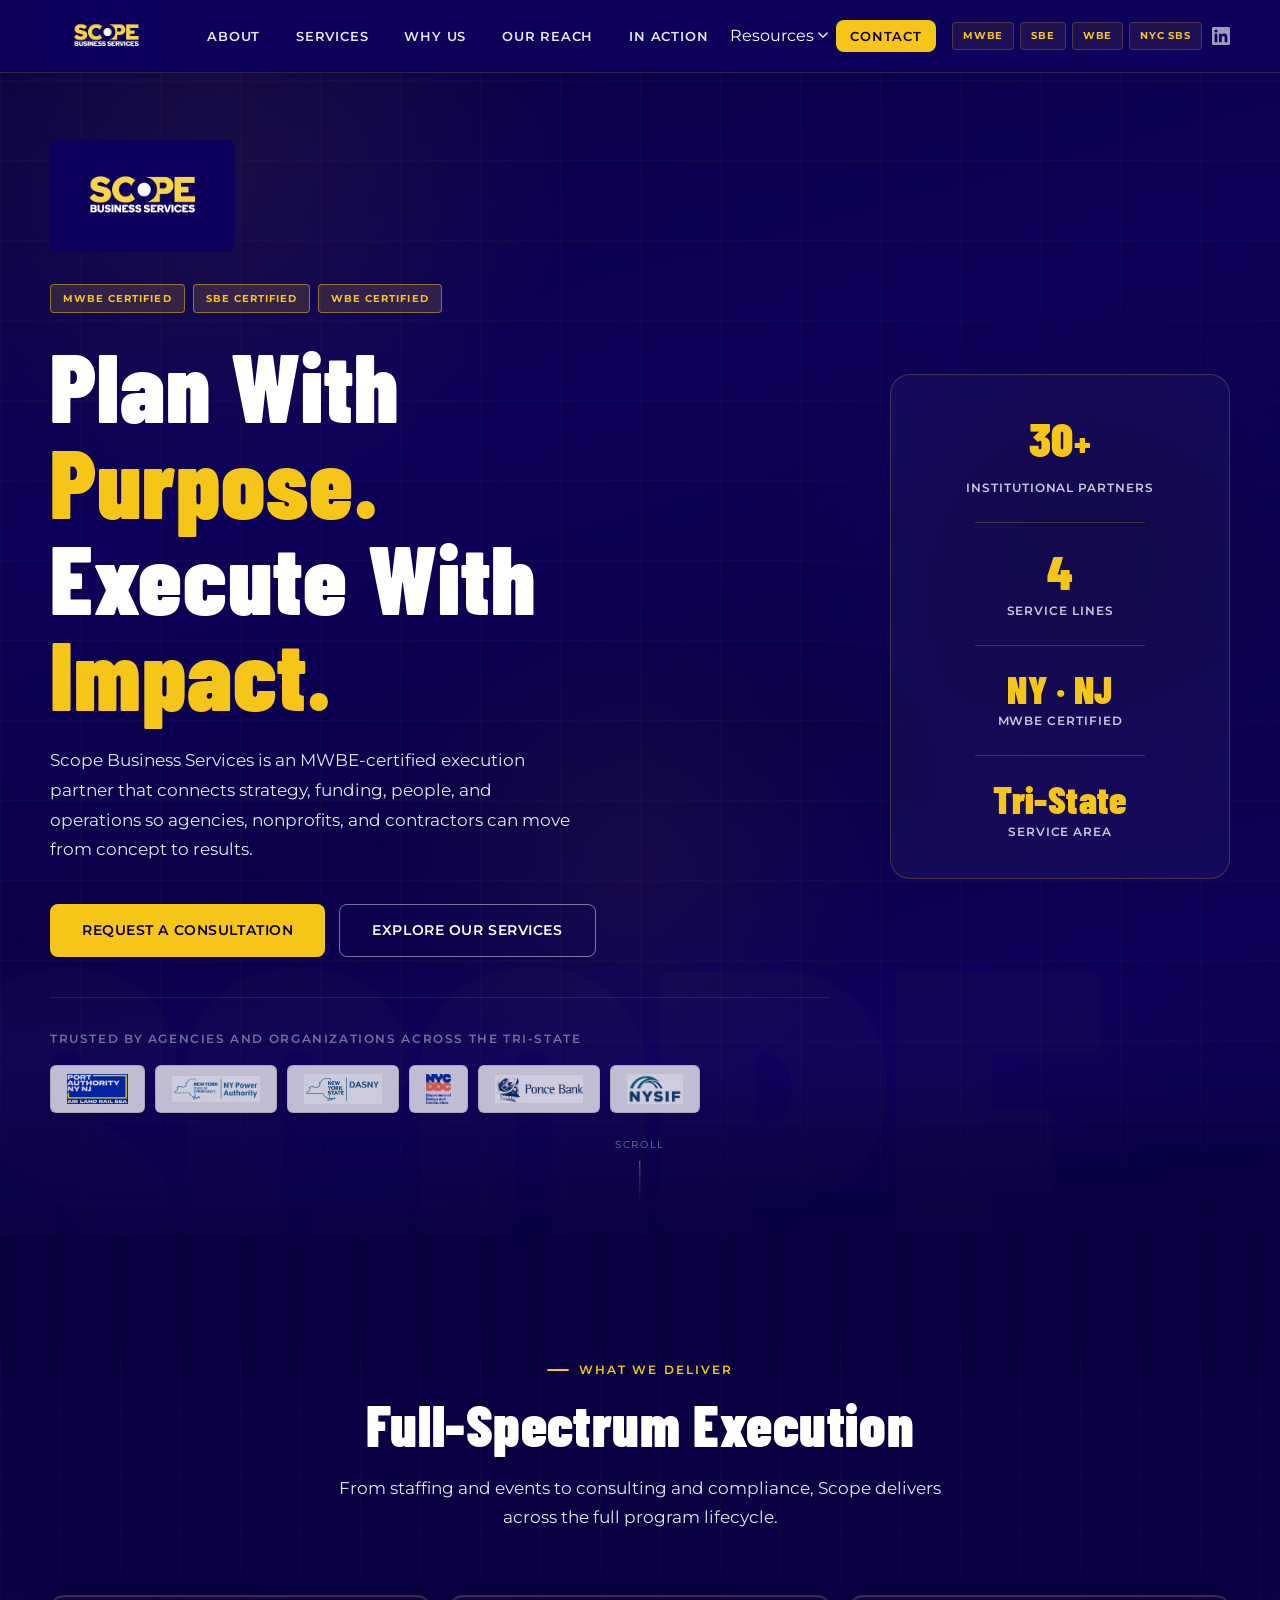
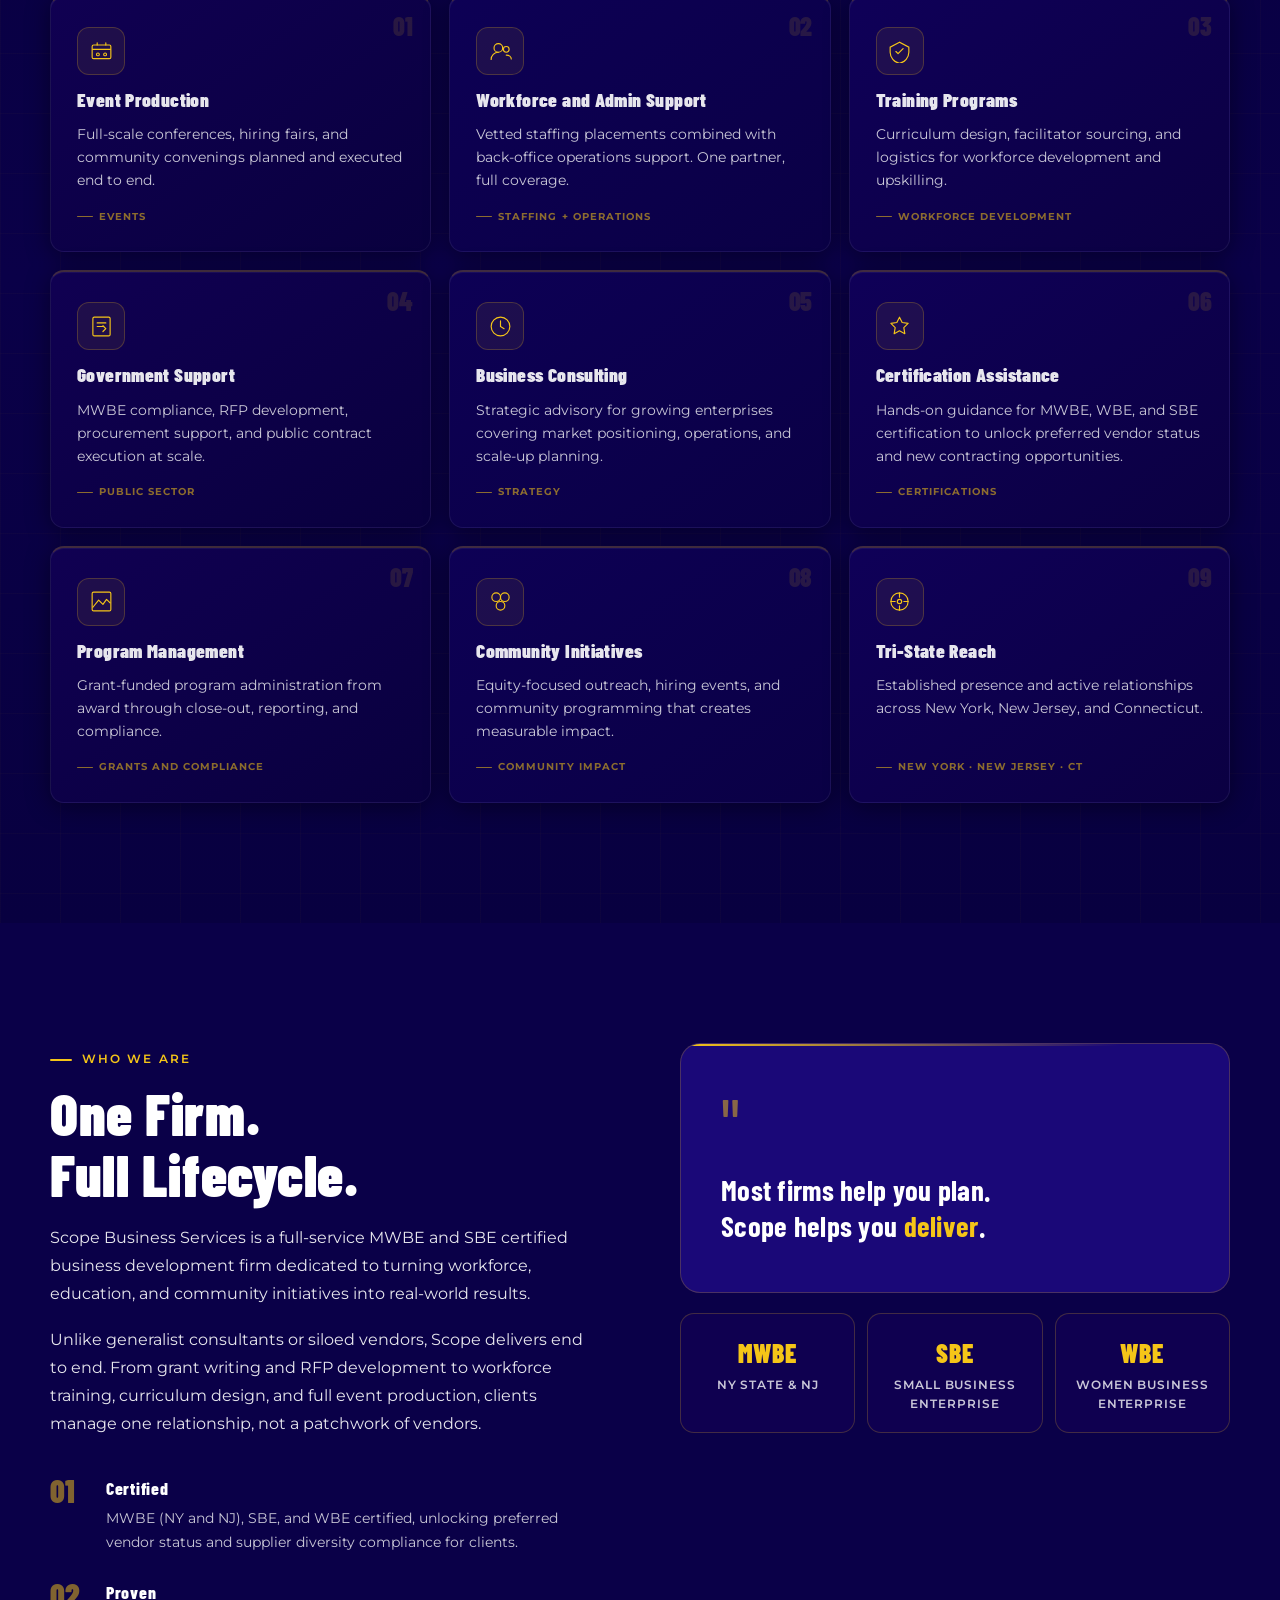
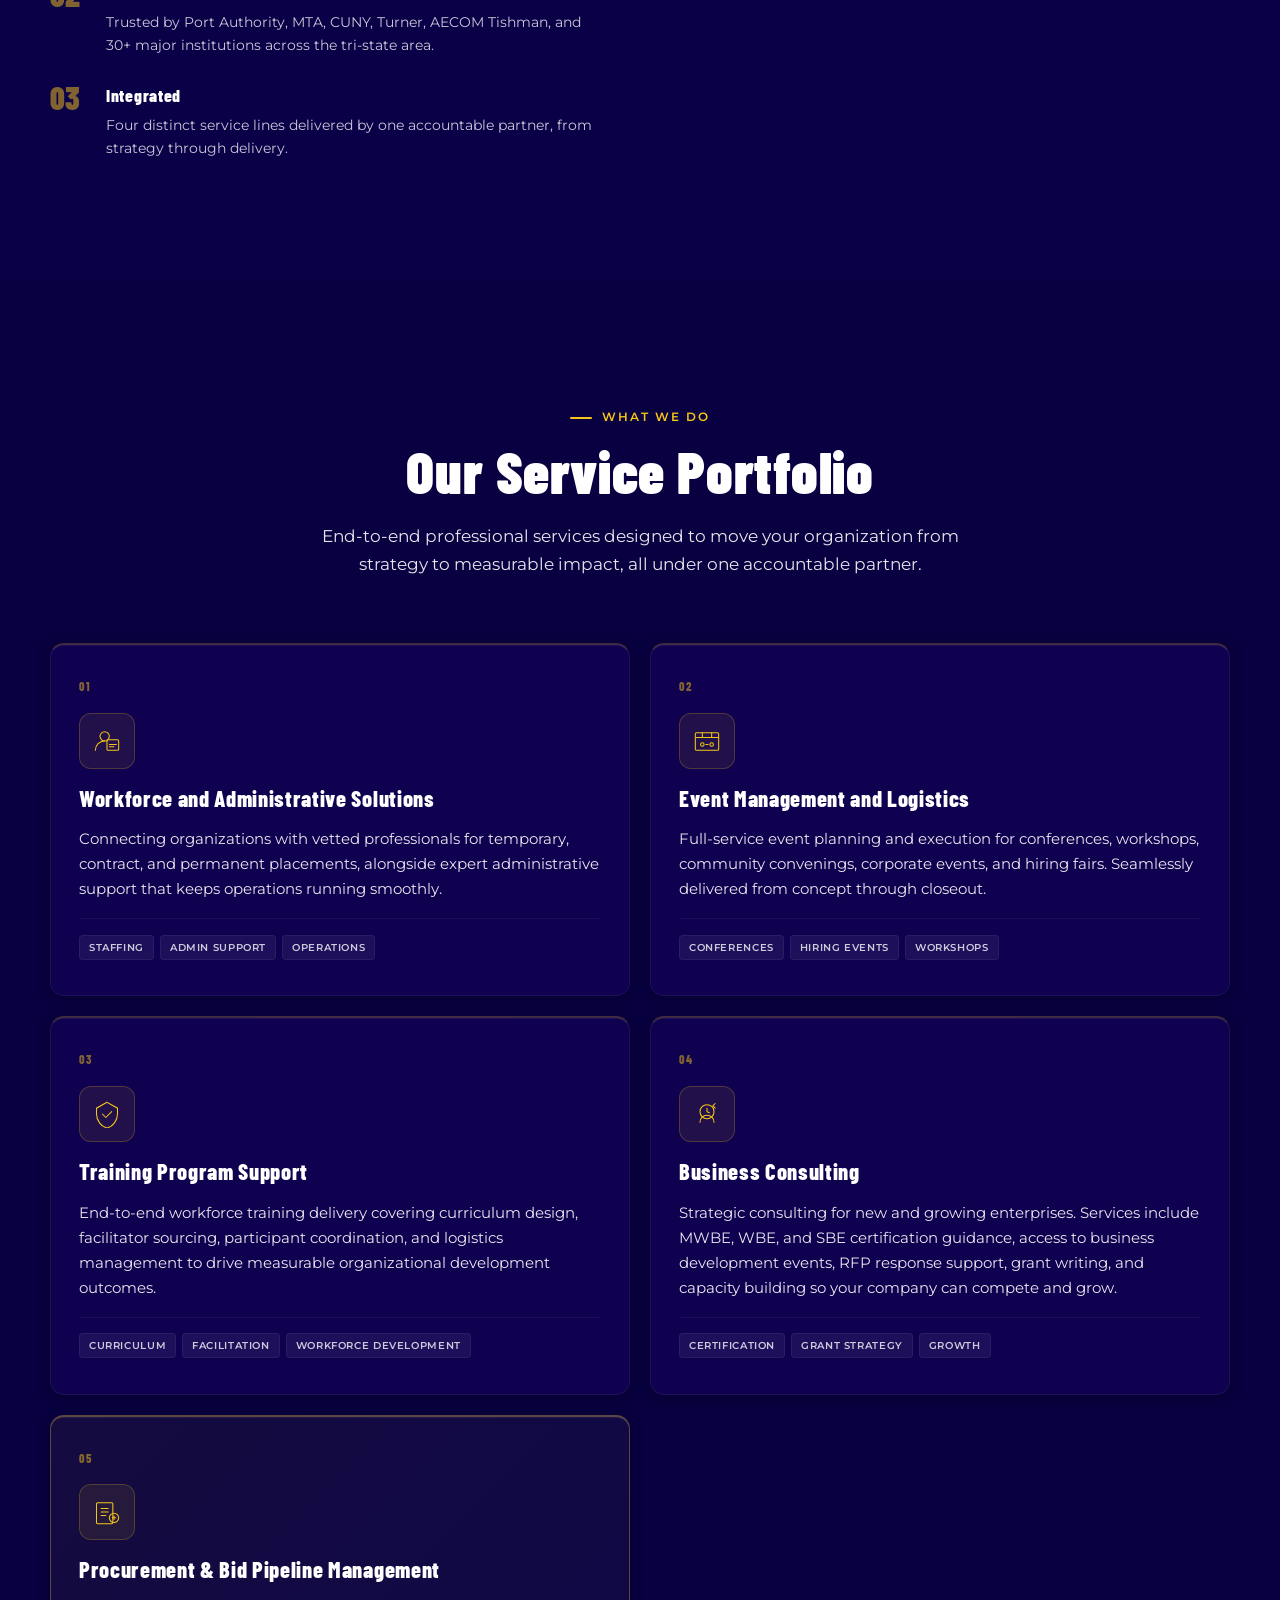
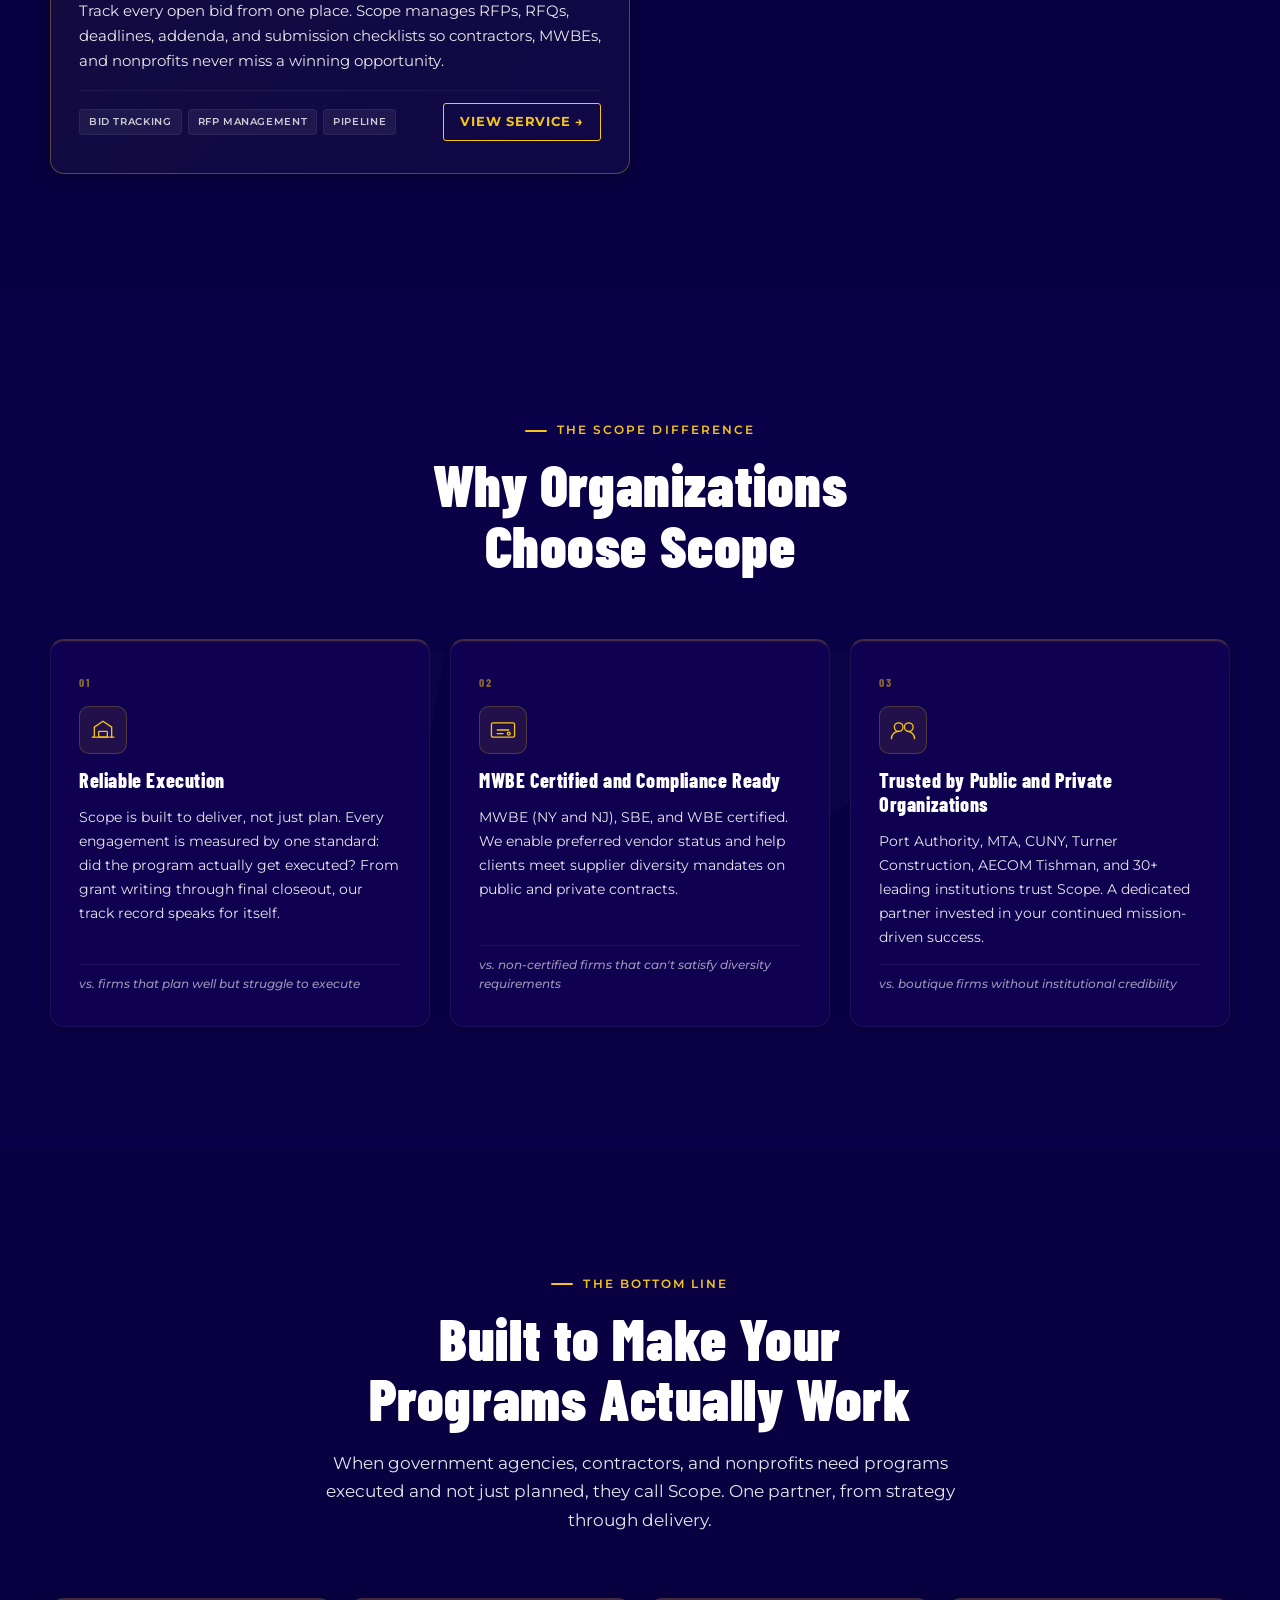
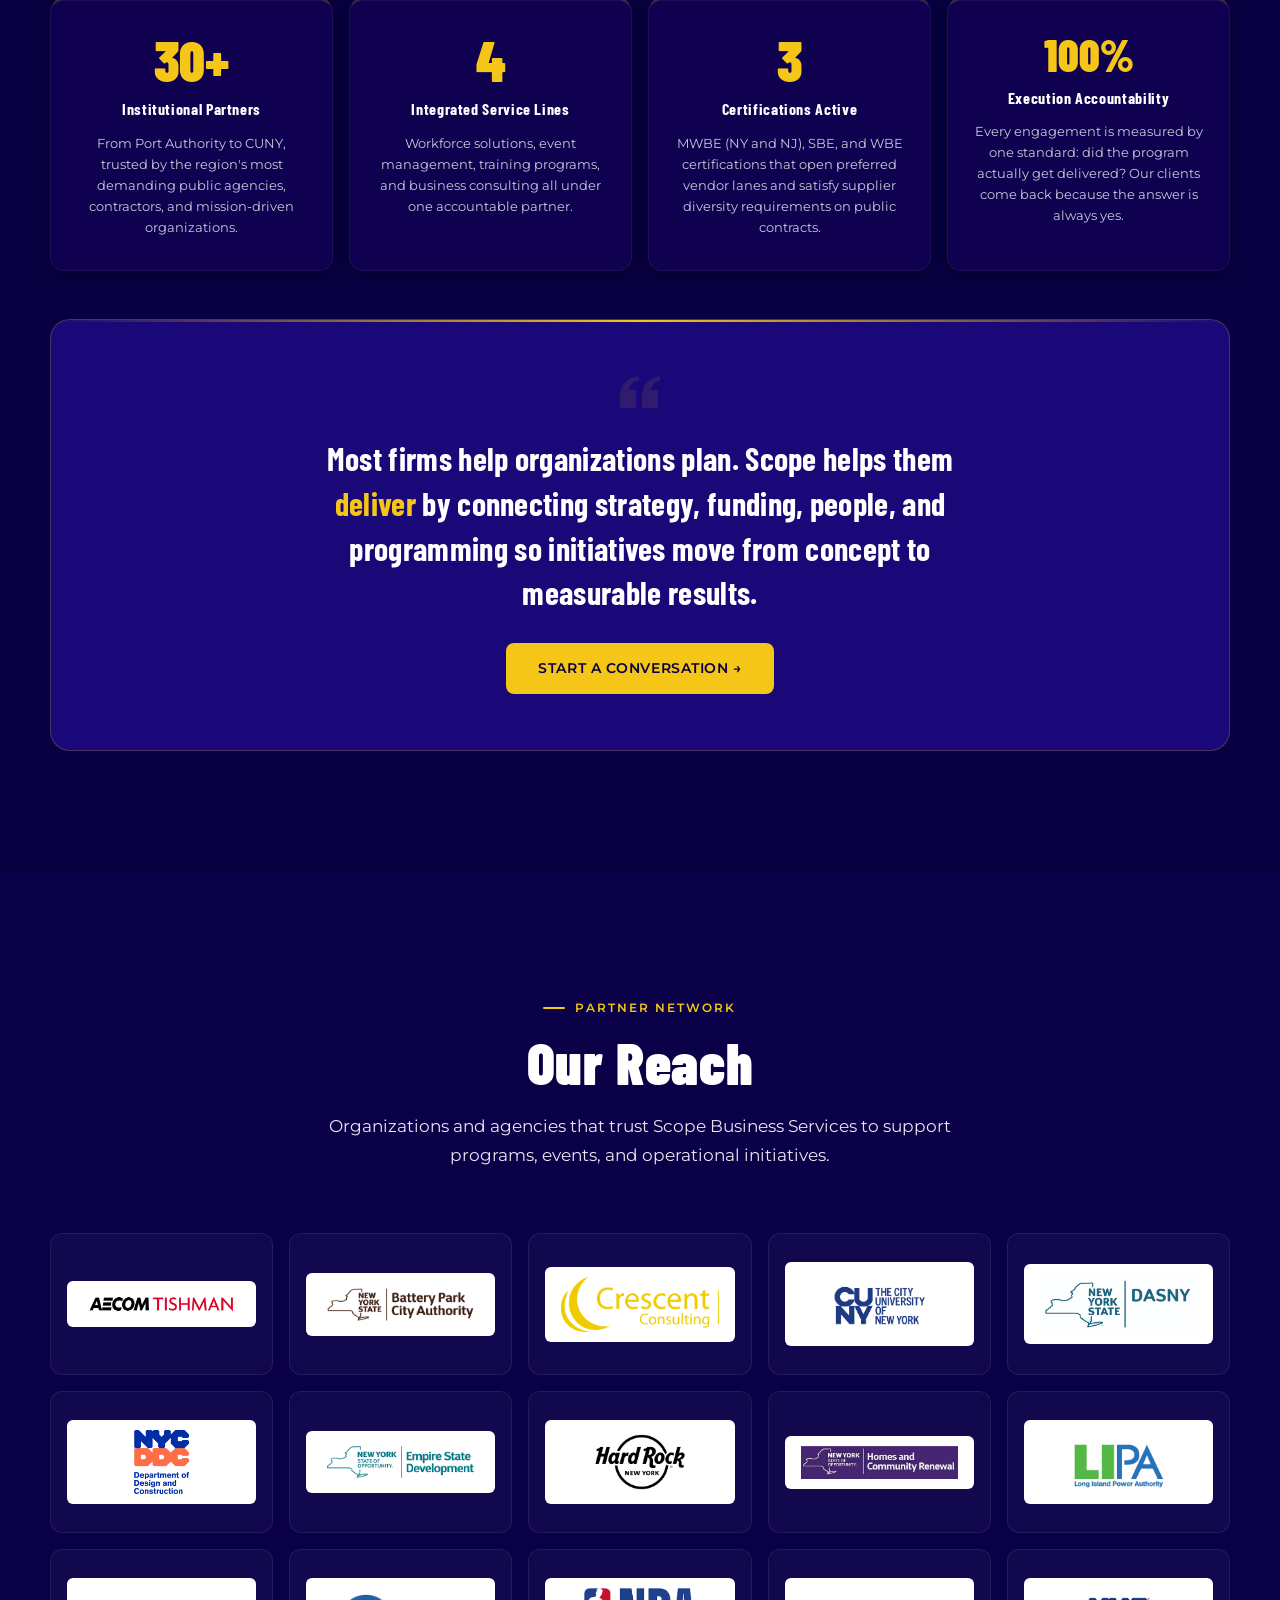
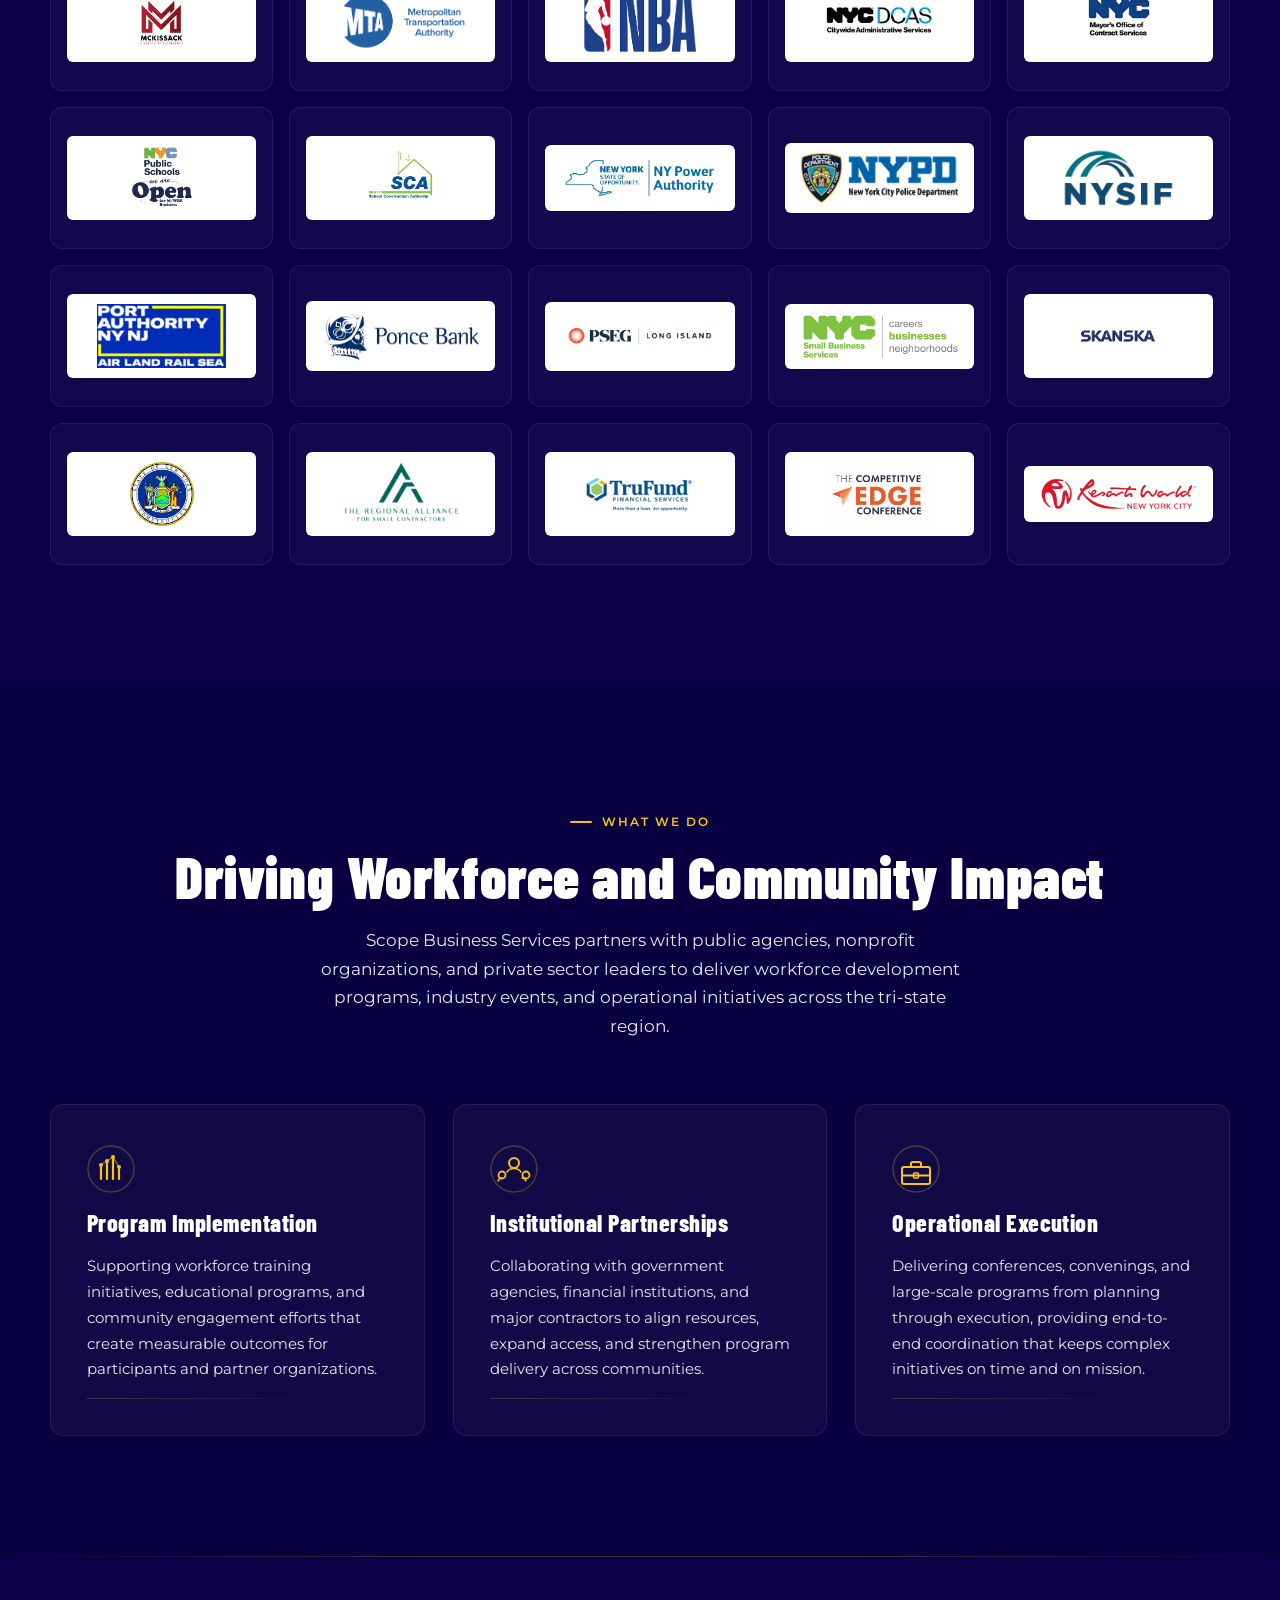
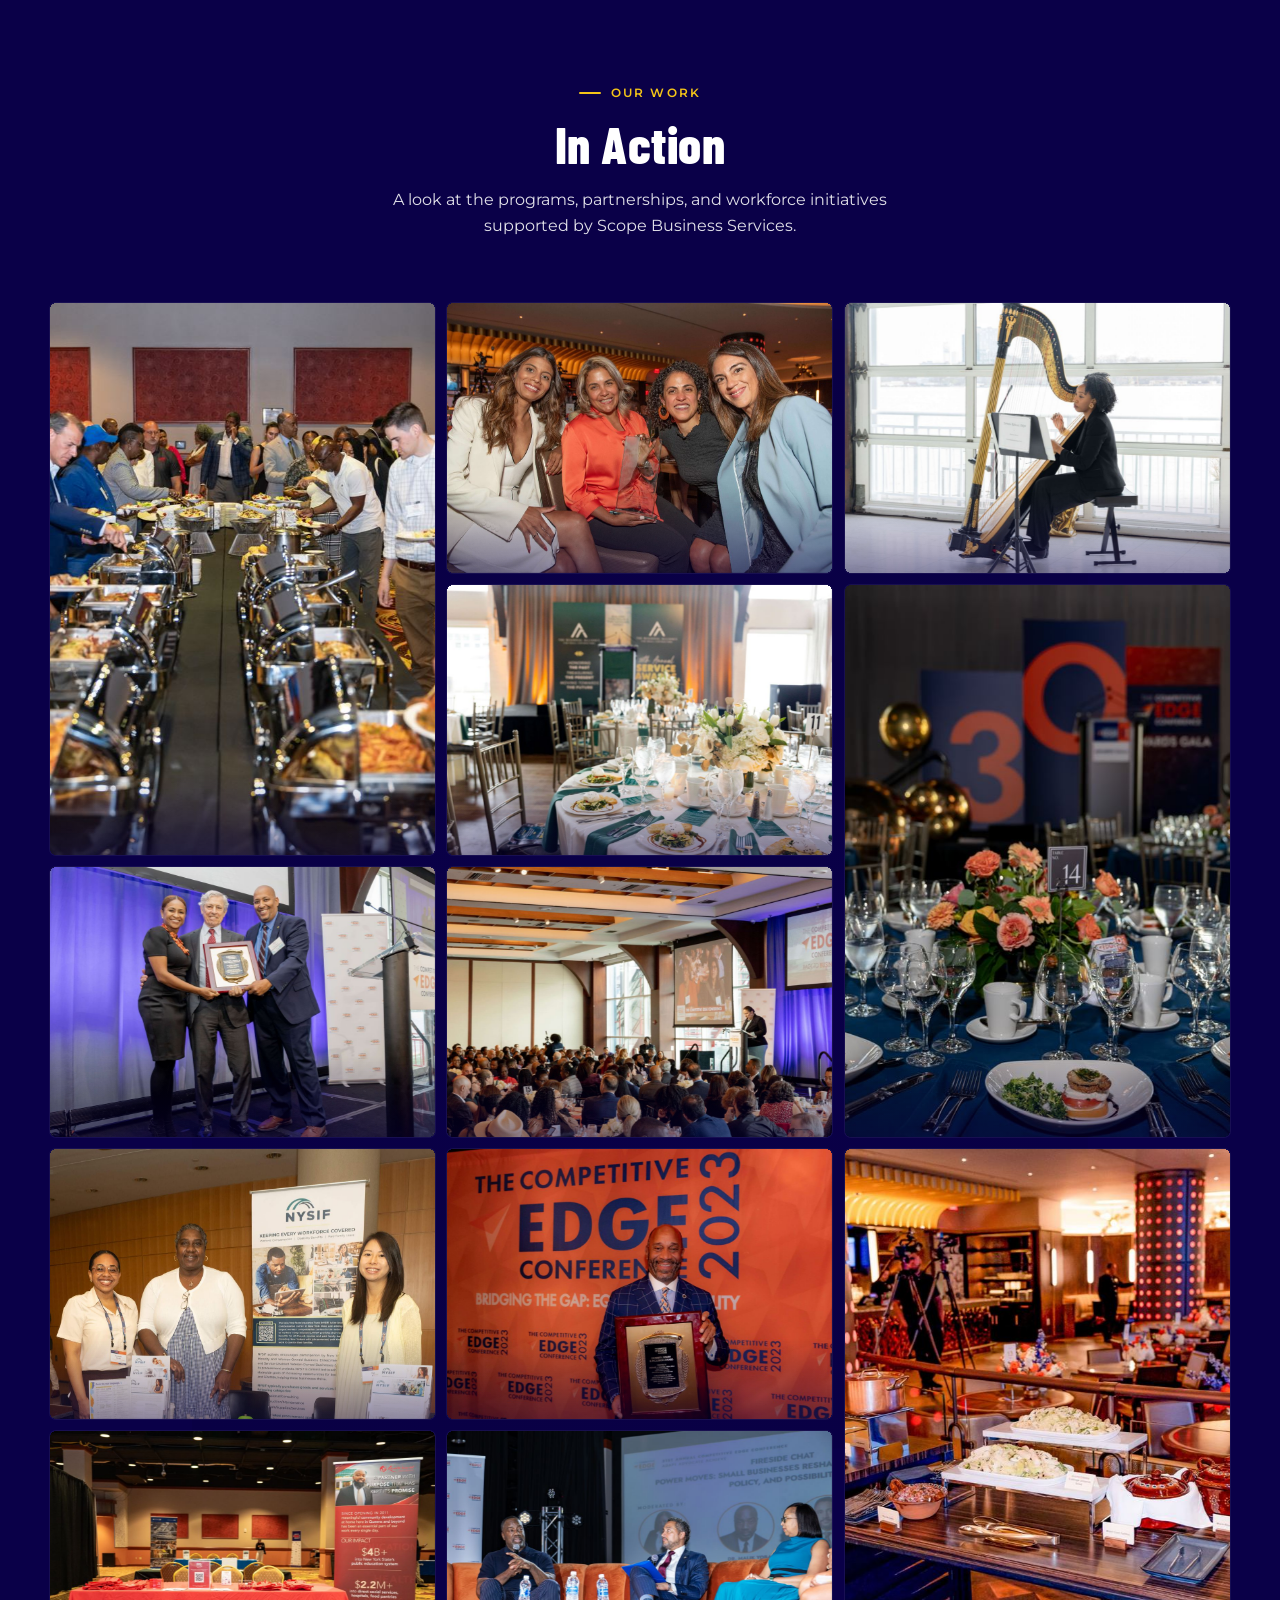
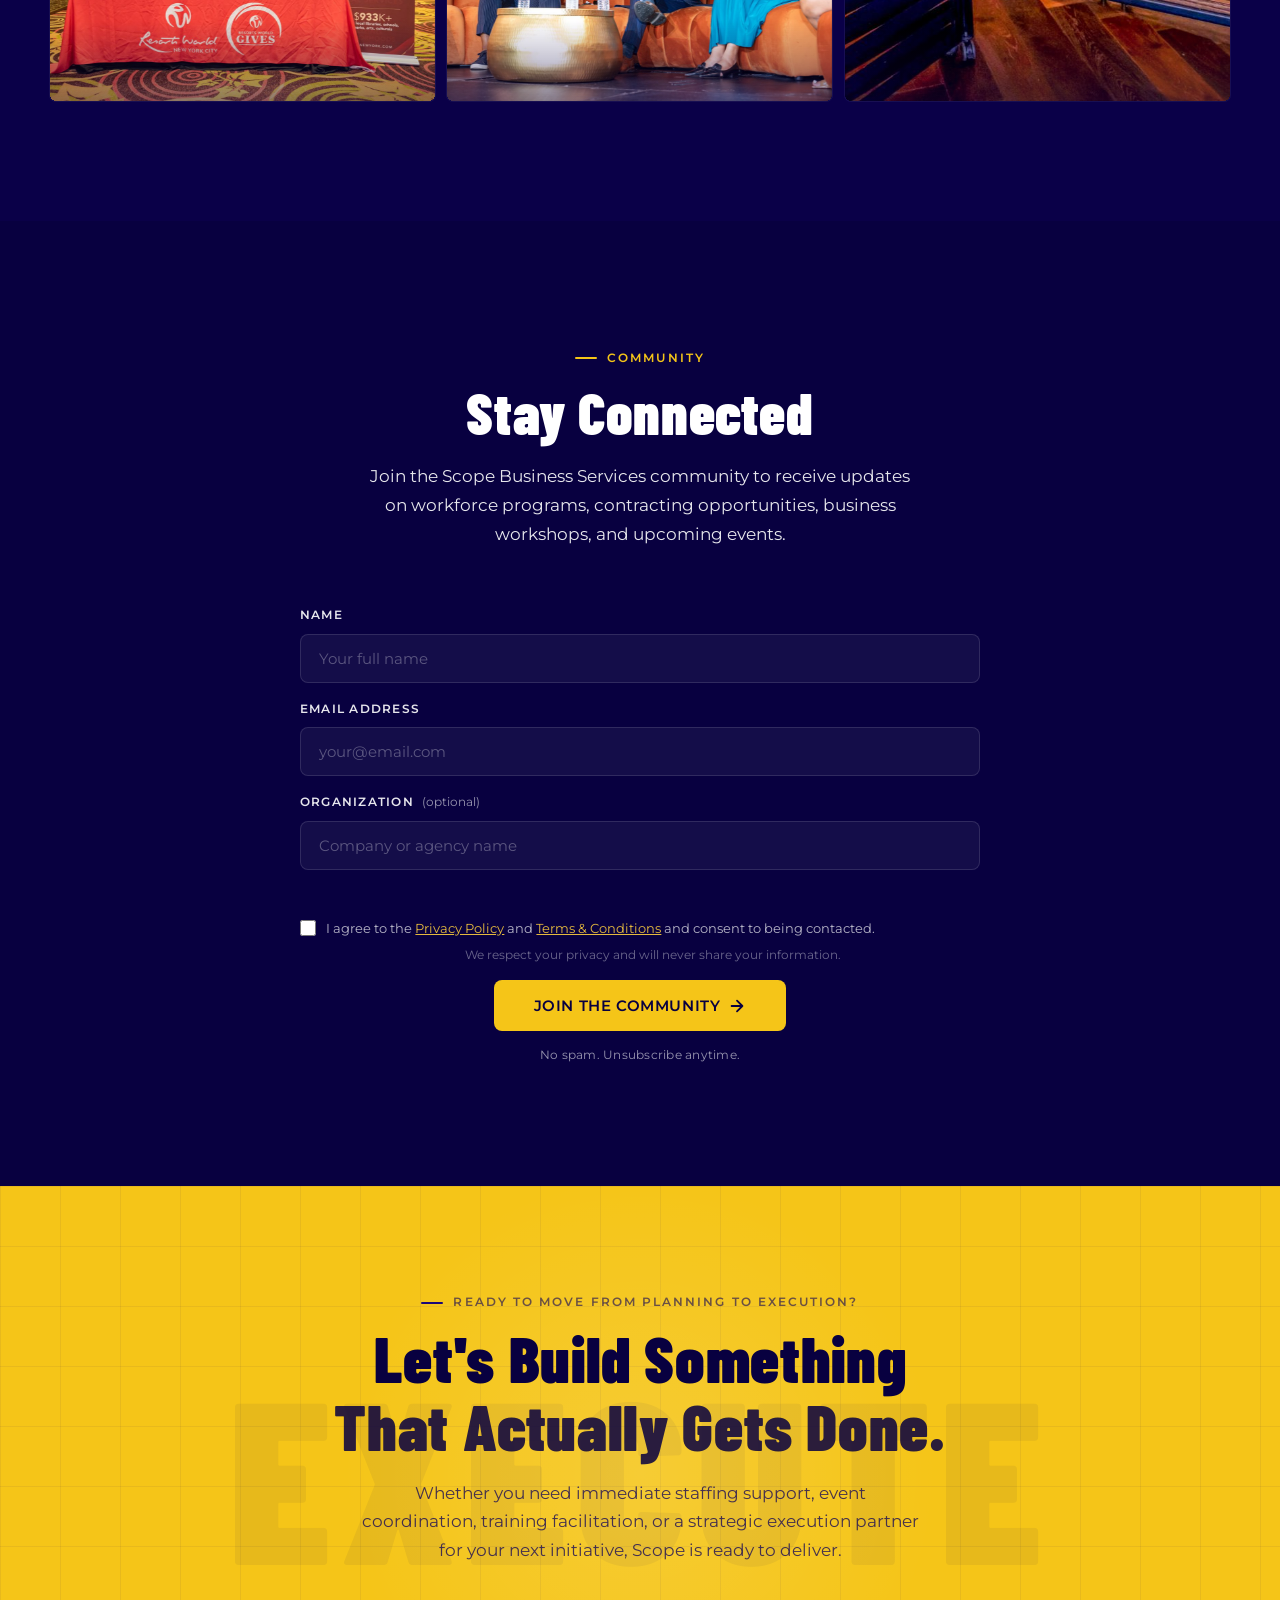
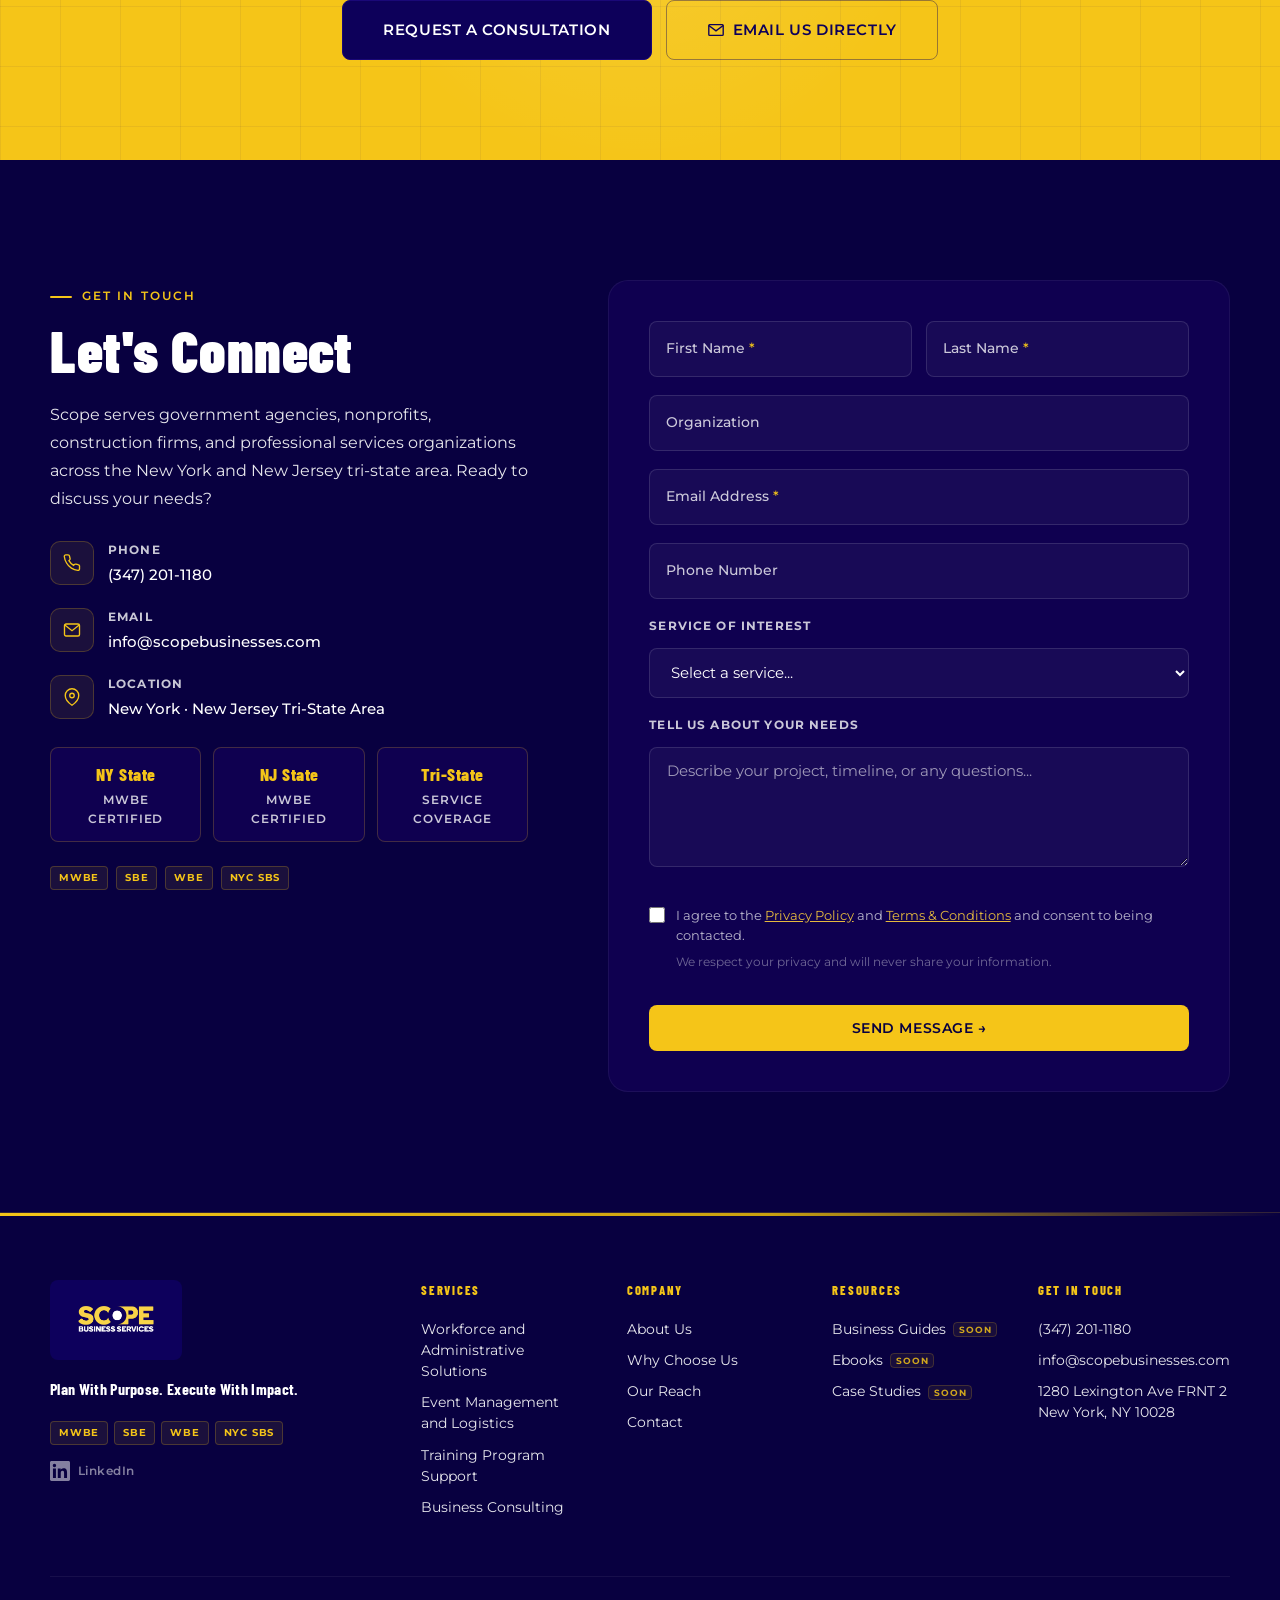
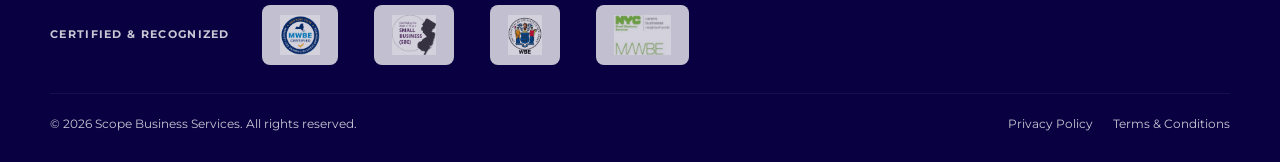
<file: index.html>
<!DOCTYPE html>
<html lang="en">
<head>
  <meta charset="UTF-8" />
  <meta name="viewport" content="width=device-width, initial-scale=1.0" />
  <title>MWBE Certified Business Consulting &amp; Staffing | New York &amp; New Jersey | Scope Business Services</title>
  <meta name="description" content="Scope delivers what others only plan — staffing, events, training &amp; MWBE consulting for government agencies and nonprofits across NY and NJ." />
  <meta name="keywords" content="MWBE certified, SBE certified, WBE certified, business consulting, workforce development, event management, staffing, New York, New Jersey, tri-state" />
  <meta name="author" content="Scope Business Services" />
  <meta name="robots" content="index, follow" />
  <link rel="canonical" href="https://www.scopebusinesses.com/" />

  <!-- Open Graph / Facebook -->
  <meta property="og:type" content="website" />
  <meta property="og:url" content="https://www.scopebusinesses.com/" />
  <meta property="og:title" content="Scope Business Services | Plan With Purpose. Execute With Impact." />
  <meta property="og:description" content="MWBE, SBE and WBE certified execution partner for government agencies, nonprofits, and major contractors. Staffing, event production, workforce training, and business consulting in the tri-state area." />
  <meta property="og:image" content="/scope-business-services-logo.jpg" />
  <meta property="og:site_name" content="Scope Business Services" />
  <meta property="og:locale" content="en_US" />

  <!-- Twitter Card -->
  <meta name="twitter:card" content="summary_large_image" />
  <meta name="twitter:title" content="Scope Business Services | Plan With Purpose. Execute With Impact." />
  <meta name="twitter:description" content="MWBE, SBE and WBE certified execution partner. Staffing, event production, workforce training, and business consulting across the tri-state area." />
  <meta name="twitter:image" content="/scope-business-services-logo.jpg" />

  <!-- JSON-LD Structured Data -->
  <script type="application/ld+json">
  {
    "@context": "https://schema.org",
    "@type": "ProfessionalService",
    "name": "Scope Business Services",
    "description": "MWBE, SBE and WBE certified full-service execution partner specializing in workforce solutions, event management, training programs, and business consulting for government agencies, nonprofits, and major contractors.",
    "url": "https://www.scopebusinesses.com",
    "telephone": "+13472011180",
    "email": "info@scopebusinesses.com",
    "address": {
      "@type": "PostalAddress",
      "streetAddress": "1280 Lexington Ave FRNT 2",
      "addressLocality": "New York",
      "addressRegion": "NY",
      "postalCode": "10028",
      "addressCountry": "US"
    },
    "areaServed": ["New York", "New Jersey", "Connecticut"],
    "serviceArea": {
      "@type": "AdministrativeArea",
      "name": "Tri-State Area (NY, NJ, CT)"
    },
    "hasCredential": [
      {"@type": "EducationalOccupationalCredential", "name": "MWBE Certified — New York State"},
      {"@type": "EducationalOccupationalCredential", "name": "MWBE Certified — New Jersey"},
      {"@type": "EducationalOccupationalCredential", "name": "SBE Certified"},
      {"@type": "EducationalOccupationalCredential", "name": "WBE Certified"}
    ],
    "knowsAbout": [
      "Workforce Development",
      "Event Management",
      "Training Programs",
      "Business Consulting",
      "MWBE Compliance",
      "Government Contracting",
      "Grant Writing",
      "RFP Development"
    ],
    "sameAs": ["https://www.linkedin.com/company/scopebusinesses/"]
  }
  </script>

  <!-- LocalBusiness JSON-LD — for Google Maps / local search pack -->
  <script type="application/ld+json">
  {
    "@context": "https://schema.org",
    "@type": "LocalBusiness",
    "name": "Scope Business Services",
    "url": "https://www.scopebusinesses.com",
    "telephone": "+13472011180",
    "email": "info@scopebusinesses.com",
    "address": {
      "@type": "PostalAddress",
      "streetAddress": "1280 Lexington Ave FRNT 2",
      "addressLocality": "New York",
      "addressRegion": "NY",
      "postalCode": "10028",
      "addressCountry": "US"
    },
    "areaServed": ["New York", "New Jersey", "Connecticut"],
    "geo": {
      "@type": "GeoCoordinates",
      "latitude": 40.7793,
      "longitude": -73.9554
    },
    "sameAs": [
      "https://www.linkedin.com/company/scopebusinesses/"
    ]
  }
  </script>

  <link rel="preconnect" href="https://fonts.googleapis.com" />
  <link rel="preconnect" href="https://fonts.gstatic.com" crossorigin />
  <link href="https://fonts.googleapis.com/css2?family=Barlow+Condensed:wght@600;700;800;900&family=Montserrat:wght@300;400;500;600;700&display=swap" rel="stylesheet" />
  <link rel="stylesheet" href="styles.css" />
</head>
<body>

  <!-- ═══ NAVBAR ═══ -->
  <nav class="navbar" id="navbar">
    <div class="nav-inner">
      <a href="#hero" class="nav-logo">
        <img src="scope-business-services-logo.jpg" alt="Scope Business Services" class="logo-img" loading="eager" />
      </a>
      <ul class="nav-links">
        <li><a href="#about">About</a></li>
        <li><a href="#services">Services</a></li>
        <li><a href="#why-us">Why Us</a></li>
        <li><a href="#clients">Our Reach</a></li>
        <li><a href="#in-action">In Action</a></li>
        <li class="nav-dropdown">
          <button type="button" class="nav-dropdown-toggle" aria-haspopup="true" aria-expanded="false">Resources <svg class="nav-chevron" viewBox="0 0 12 8" fill="none" aria-hidden="true"><path d="M1 1l5 5 5-5" stroke="currentColor" stroke-width="1.6" stroke-linecap="round"/></svg></button>
          <ul class="nav-dropdown-menu">
            <li><a href="business-guides.html" data-coming-soon="Business Guides">Business Guides</a></li>
            <li><a href="ebooks.html" data-coming-soon="Ebooks">Ebooks</a></li>
            <li><a href="case-studies.html" data-coming-soon="Case Studies">Case Studies</a></li>
          </ul>
        </li>
        <li><a href="#contact" class="nav-cta-link">Contact</a></li>
      </ul>
      <div class="nav-certs">
        <span class="cert-pill">MWBE</span>
        <span class="cert-pill">SBE</span>
        <span class="cert-pill">WBE</span>
        <span class="cert-pill">NYC SBS</span>
        <a href="https://www.linkedin.com/company/scopebusinesses/" target="_blank" rel="noopener noreferrer" class="nav-social-link" aria-label="Scope Business Services on LinkedIn">
          <svg viewBox="0 0 24 24" fill="currentColor" width="18" height="18" aria-hidden="true"><path d="M20.45 20.45h-3.554v-5.569c0-1.328-.025-3.037-1.85-3.037-1.851 0-2.135 1.445-2.135 2.939v5.667H9.354V9h3.414v1.561h.048c.476-.9 1.637-1.85 3.37-1.85 3.602 0 4.267 2.37 4.267 5.455v6.284zM5.337 7.433a2.062 2.062 0 01-2.063-2.065 2.064 2.064 0 112.063 2.065zm1.782 13.019H3.555V9h3.564v11.452zM22.225 0H1.771C.792 0 0 .774 0 1.729v20.542C0 23.227.792 24 1.771 24h20.451C23.2 24 24 23.227 24 22.271V1.729C24 .774 23.2 0 22.222 0h.003z"/></svg>
        </a>
      </div>
      <button class="hamburger" id="hamburger" aria-label="Open menu" aria-expanded="false">
        <span></span><span></span><span></span>
      </button>
    </div>
    <div class="mobile-nav" id="mobileNav">
      <ul>
        <li><a href="#about" class="mob-link">About</a></li>
        <li><a href="#services" class="mob-link">Services</a></li>
        <li><a href="#why-us" class="mob-link">Why Us</a></li>
        <li><a href="#clients" class="mob-link">Our Reach</a></li>
        <li><a href="#in-action" class="mob-link">In Action</a></li>
        <li class="mob-section-label">Resources</li>
        <li><a href="business-guides.html" class="mob-link mob-link-sub" data-coming-soon="Business Guides">Business Guides</a></li>
        <li><a href="ebooks.html" class="mob-link mob-link-sub" data-coming-soon="Ebooks">Ebooks</a></li>
        <li><a href="case-studies.html" class="mob-link mob-link-sub" data-coming-soon="Case Studies">Case Studies</a></li>
        <li><a href="#contact" class="mob-link">Contact</a></li>
      </ul>
      <div class="mob-certs">
        <span class="cert-pill">MWBE</span>
        <span class="cert-pill">SBE</span>
        <span class="cert-pill">WBE</span>
        <span class="cert-pill">NYC SBS</span>
      </div>
    </div>
  </nav>

  <!-- ═══ HERO ═══ -->
  <section class="hero" id="hero">
    <!-- Background layers -->
    <div class="hero-bg-grid"></div>
    <div class="hero-glow hero-glow-1"></div>
    <div class="hero-glow hero-glow-2"></div>
    <div class="hero-glow hero-glow-3"></div>
    <div class="hero-horizon-glow"></div>
    <!-- Animated particles -->
    <div class="hero-particles" aria-hidden="true">
      <span class="particle p1"></span><span class="particle p2"></span>
      <span class="particle p3"></span><span class="particle p4"></span>
      <span class="particle p5"></span><span class="particle p6"></span>
      <span class="particle p7"></span><span class="particle p8"></span>
    </div>
    <div class="hero-inner">
      <div class="hero-content reveal">
        <div class="hero-logo-wrap">
          <img src="scope-business-services-logo.jpg" alt="Scope Business Services" class="hero-logo-img" loading="eager" />
        </div>
        <div class="hero-badges">
          <span class="badge-cert">MWBE Certified</span>
          <span class="badge-cert">SBE Certified</span>
          <span class="badge-cert">WBE Certified</span>
        </div>
        <h1 class="hero-headline">
          Plan With<br />
          <span class="hero-headline-gold">Purpose.</span><br />
          Execute With<br />
          <span class="hero-headline-gold">Impact.</span>
        </h1>
        <p class="hero-sub">
          Scope Business Services is an MWBE-certified execution partner that connects strategy, funding, people, and operations so agencies, nonprofits, and contractors can move from concept to results.
        </p>
        <div class="hero-actions">
          <a href="https://calendly.com/brandon-scopebusinesses/30min" target="_blank" rel="noopener noreferrer" class="btn btn-gold">Request a Consultation</a>
          <a href="#services" class="btn btn-outline">Explore Our Services</a>
        </div>

        <!-- ── Credibility strip ── -->
        <div class="hero-cred-strip">
          <p class="hero-cred-label">Trusted by agencies and organizations across the Tri-State</p>
          <div class="hero-cred-logos">
            <div class="hero-cred-logo">
              <img src="logos/panynj.png" alt="Port Authority of New York and New Jersey" loading="lazy" />
            </div>
            <div class="hero-cred-logo">
              <img src="logos/nypa.png" alt="NY Power Authority" loading="lazy" />
            </div>
            <div class="hero-cred-logo">
              <img src="logos/dasny.jpg" alt="DASNY" loading="lazy" />
            </div>
            <div class="hero-cred-logo">
              <img src="logos/ddc.png" alt="NYC Department of Design and Construction" loading="lazy" />
            </div>
            <div class="hero-cred-logo">
              <img src="logos/poncebank.png" alt="Ponce Bank" loading="lazy" />
            </div>
            <div class="hero-cred-logo">
              <img src="logos/NYSIF_Logo_RGB.jpg" alt="NYSIF" loading="lazy" />
            </div>
          </div>
        </div>

      </div>
      <div class="hero-stats reveal reveal-delay">
        <div class="hstat">
          <div class="hstat-num" data-target="30">30</div><span class="hstat-suffix">+</span>
          <div class="hstat-label">Institutional Partners</div>
        </div>
        <div class="hstat-divider"></div>
        <div class="hstat">
          <div class="hstat-num" data-target="4">4</div>
          <div class="hstat-label">Service Lines</div>
        </div>
        <div class="hstat-divider"></div>
        <div class="hstat">
          <div class="hstat-text">NY · NJ</div>
          <div class="hstat-label">MWBE Certified</div>
        </div>
        <div class="hstat-divider"></div>
        <div class="hstat">
          <div class="hstat-text">Tri-State</div>
          <div class="hstat-label">Service Area</div>
        </div>
      </div>
    </div>
    <a href="#capabilities" class="hero-scroll-cue" aria-label="Scroll down">
      <span>Scroll</span>
      <div class="scroll-line"></div>
    </a>
  </section>

  <!-- ═══ CAPABILITIES TILE GRID ═══ -->
  <section class="capabilities" id="capabilities">
    <div class="container">
      <div class="section-header reveal">
        <div class="eyebrow">What We Deliver</div>
        <h2 class="section-title">Full-Spectrum Execution</h2>
        <p class="section-intro">From staffing and events to consulting and compliance, Scope delivers across the full program lifecycle.</p>
      </div>
      <div class="tiles-grid">

        <div class="tile-card reveal">
          <span class="tile-num">01</span>
          <div class="tile-icon">
            <svg viewBox="0 0 32 32" fill="none" xmlns="http://www.w3.org/2000/svg">
              <rect x="3" y="7" width="26" height="19" rx="2" stroke="currentColor" stroke-width="1.6"/>
              <path d="M3 13h26" stroke="currentColor" stroke-width="1.6"/>
              <path d="M10 7V4M22 7V4" stroke="currentColor" stroke-width="1.6" stroke-linecap="round"/>
              <circle cx="11" cy="20" r="2" stroke="currentColor" stroke-width="1.5"/>
              <circle cx="21" cy="20" r="2" stroke="currentColor" stroke-width="1.5"/>
            </svg>
          </div>
          <h4>Event Production</h4>
          <p>Full-scale conferences, hiring fairs, and community convenings planned and executed end to end.</p>
          <span class="tile-tag">Events</span>
        </div>

        <div class="tile-card reveal">
          <span class="tile-num">02</span>
          <div class="tile-icon">
            <svg viewBox="0 0 32 32" fill="none" xmlns="http://www.w3.org/2000/svg">
              <circle cx="13" cy="11" r="6" stroke="currentColor" stroke-width="1.6"/>
              <path d="M3 27c0-5.523 4.477-10 10-10" stroke="currentColor" stroke-width="1.6" stroke-linecap="round"/>
              <circle cx="24" cy="13" r="4" stroke="currentColor" stroke-width="1.6"/>
              <path d="M24 21c3.866 0 7 2.462 7 5.5" stroke="currentColor" stroke-width="1.6" stroke-linecap="round"/>
            </svg>
          </div>
          <h4>Workforce and Admin Support</h4>
          <p>Vetted staffing placements combined with back-office operations support. One partner, full coverage.</p>
          <span class="tile-tag">Staffing + Operations</span>
        </div>

        <div class="tile-card reveal">
          <span class="tile-num">03</span>
          <div class="tile-icon">
            <svg viewBox="0 0 32 32" fill="none" xmlns="http://www.w3.org/2000/svg">
              <path d="M16 3L3 10v7c0 7.18 5.58 13.9 13 15.5 7.42-1.6 13-8.32 13-15.5v-7L16 3z" stroke="currentColor" stroke-width="1.6"/>
              <path d="M11 16l3 3 7-7" stroke="currentColor" stroke-width="1.6" stroke-linecap="round" stroke-linejoin="round"/>
            </svg>
          </div>
          <h4>Training Programs</h4>
          <p>Curriculum design, facilitator sourcing, and logistics for workforce development and upskilling.</p>
          <span class="tile-tag">Workforce Development</span>
        </div>

        <div class="tile-card reveal">
          <span class="tile-num">04</span>
          <div class="tile-icon">
            <svg viewBox="0 0 32 32" fill="none" xmlns="http://www.w3.org/2000/svg">
              <rect x="4" y="3" width="24" height="26" rx="2" stroke="currentColor" stroke-width="1.6"/>
              <path d="M10 11h12M10 16h8" stroke="currentColor" stroke-width="1.6" stroke-linecap="round"/>
              <path d="M18 23l4-4-4-4" stroke="currentColor" stroke-width="1.6" stroke-linecap="round" stroke-linejoin="round"/>
            </svg>
          </div>
          <h4>Government Support</h4>
          <p>MWBE compliance, RFP development, procurement support, and public contract execution at scale.</p>
          <span class="tile-tag">Public Sector</span>
        </div>

        <div class="tile-card reveal">
          <span class="tile-num">05</span>
          <div class="tile-icon">
            <svg viewBox="0 0 32 32" fill="none" xmlns="http://www.w3.org/2000/svg">
              <circle cx="16" cy="16" r="13" stroke="currentColor" stroke-width="1.6"/>
              <path d="M16 8v8l5 3" stroke="currentColor" stroke-width="1.6" stroke-linecap="round"/>
            </svg>
          </div>
          <h4>Business Consulting</h4>
          <p>Strategic advisory for growing enterprises covering market positioning, operations, and scale-up planning.</p>
          <span class="tile-tag">Strategy</span>
        </div>

        <div class="tile-card reveal">
          <span class="tile-num">06</span>
          <div class="tile-icon">
            <svg viewBox="0 0 32 32" fill="none" xmlns="http://www.w3.org/2000/svg">
              <path d="M16 3l3.7 7.5L28 11.7l-6 5.85L23.4 26 16 22l-7.4 4 1.4-8.45-6-5.85 8.3-1.2L16 3z" stroke="currentColor" stroke-width="1.6" stroke-linejoin="round"/>
            </svg>
          </div>
          <h4>Certification Assistance</h4>
          <p>Hands-on guidance for MWBE, WBE, and SBE certification to unlock preferred vendor status and new contracting opportunities.</p>
          <span class="tile-tag">Certifications</span>
        </div>

        <div class="tile-card reveal">
          <span class="tile-num">07</span>
          <div class="tile-icon">
            <svg viewBox="0 0 32 32" fill="none" xmlns="http://www.w3.org/2000/svg">
              <path d="M4 24L12 14l6 6 5-7 5 5" stroke="currentColor" stroke-width="1.6" stroke-linecap="round" stroke-linejoin="round"/>
              <rect x="3" y="3" width="26" height="26" rx="2" stroke="currentColor" stroke-width="1.6"/>
            </svg>
          </div>
          <h4>Program Management</h4>
          <p>Grant-funded program administration from award through close-out, reporting, and compliance.</p>
          <span class="tile-tag">Grants and Compliance</span>
        </div>

        <div class="tile-card reveal">
          <span class="tile-num">08</span>
          <div class="tile-icon">
            <svg viewBox="0 0 32 32" fill="none" xmlns="http://www.w3.org/2000/svg">
              <circle cx="10" cy="10" r="6" stroke="currentColor" stroke-width="1.6"/>
              <circle cx="22" cy="10" r="6" stroke="currentColor" stroke-width="1.6"/>
              <circle cx="16" cy="22" r="6" stroke="currentColor" stroke-width="1.6"/>
            </svg>
          </div>
          <h4>Community Initiatives</h4>
          <p>Equity-focused outreach, hiring events, and community programming that creates measurable impact.</p>
          <span class="tile-tag">Community Impact</span>
        </div>

        <div class="tile-card reveal">
          <span class="tile-num">09</span>
          <div class="tile-icon">
            <svg viewBox="0 0 32 32" fill="none" xmlns="http://www.w3.org/2000/svg">
              <path d="M16 4C9.373 4 4 9.373 4 16s5.373 12 12 12 12-5.373 12-12S22.627 4 16 4z" stroke="currentColor" stroke-width="1.6"/>
              <path d="M4 16h6M22 16h6M16 4v6M16 22v6" stroke="currentColor" stroke-width="1.6" stroke-linecap="round"/>
              <circle cx="16" cy="16" r="3" stroke="currentColor" stroke-width="1.6"/>
            </svg>
          </div>
          <h4>Tri-State Reach</h4>
          <p>Established presence and active relationships across New York, New Jersey, and Connecticut.</p>
          <span class="tile-tag">New York · New Jersey · CT</span>
        </div>

      </div>
    </div>
  </section>

  <!-- ═══ ABOUT ═══ -->
  <section class="about section-dark" id="about">
    <div class="container">
      <div class="about-grid">
        <div class="about-left reveal">
          <div class="eyebrow">Who We Are</div>
          <h2 class="section-title">One Firm.<br />Full Lifecycle.</h2>
          <p class="body-text">
            Scope Business Services is a full-service MWBE and SBE certified business development firm dedicated to turning workforce, education, and community initiatives into real-world results.
          </p>
          <p class="body-text">
            Unlike generalist consultants or siloed vendors, Scope delivers end to end. From grant writing and RFP development to workforce training, curriculum design, and full event production, clients manage one relationship, not a patchwork of vendors.
          </p>
          <div class="about-pillars">
            <div class="pillar">
              <div class="pillar-num">01</div>
              <div class="pillar-body">
                <h4>Certified</h4>
                <p>MWBE (NY and NJ), SBE, and WBE certified, unlocking preferred vendor status and supplier diversity compliance for clients.</p>
              </div>
            </div>
            <div class="pillar">
              <div class="pillar-num">02</div>
              <div class="pillar-body">
                <h4>Proven</h4>
                <p>Trusted by Port Authority, MTA, CUNY, Turner, AECOM Tishman, and 30+ major institutions across the tri-state area.</p>
              </div>
            </div>
            <div class="pillar">
              <div class="pillar-num">03</div>
              <div class="pillar-body">
                <h4>Integrated</h4>
                <p>Four distinct service lines delivered by one accountable partner, from strategy through delivery.</p>
              </div>
            </div>
          </div>
        </div>
        <div class="about-right reveal">
          <div class="about-card-main">
            <div class="about-card-quote">"</div>
            <p class="about-card-text">Most firms help you plan.<br />Scope helps you <em>deliver</em>.</p>
          </div>
          <div class="about-certs-row">
            <div class="cert-block">
              <span class="cert-label-lg">MWBE</span>
              <span class="cert-desc">NY State &amp; NJ</span>
            </div>
            <div class="cert-block">
              <span class="cert-label-lg">SBE</span>
              <span class="cert-desc">Small Business Enterprise</span>
            </div>
            <div class="cert-block">
              <span class="cert-label-lg">WBE</span>
              <span class="cert-desc">Women Business Enterprise</span>
            </div>
          </div>
        </div>
      </div>
    </div>
  </section>

  <!-- ═══ SERVICES ═══ -->
  <section class="services section-darker" id="services">
    <div class="container">
      <div class="section-header reveal">
        <div class="eyebrow">What We Do</div>
        <h2 class="section-title">Our Service Portfolio</h2>
        <p class="section-intro">End-to-end professional services designed to move your organization from strategy to measurable impact, all under one accountable partner.</p>
      </div>
      <div class="services-grid">

        <div class="svc-card reveal">
          <div class="svc-num">01</div>
          <div class="svc-icon">
            <svg viewBox="0 0 48 48" fill="none" xmlns="http://www.w3.org/2000/svg">
              <circle cx="20" cy="16" r="8" stroke="currentColor" stroke-width="1.8"/>
              <path d="M4 40c0-8.837 7.163-16 16-16" stroke="currentColor" stroke-width="1.8" stroke-linecap="round"/>
              <rect x="24" y="22" width="20" height="18" rx="2" stroke="currentColor" stroke-width="1.8"/>
              <path d="M28 30h12M28 34h8" stroke="currentColor" stroke-width="1.8" stroke-linecap="round"/>
            </svg>
          </div>
          <h3>Workforce and Administrative Solutions</h3>
          <p>Connecting organizations with vetted professionals for temporary, contract, and permanent placements, alongside expert administrative support that keeps operations running smoothly.</p>
          <div class="svc-bottom">
            <div class="svc-tags">
              <span>Staffing</span><span>Admin Support</span><span>Operations</span>
            </div>
            <span class="svc-arrow">→</span>
          </div>
        </div>

        <div class="svc-card reveal">
          <div class="svc-num">02</div>
          <div class="svc-icon">
            <svg viewBox="0 0 48 48" fill="none" xmlns="http://www.w3.org/2000/svg">
              <rect x="4" y="10" width="40" height="30" rx="2" stroke="currentColor" stroke-width="1.8"/>
              <path d="M4 18h40" stroke="currentColor" stroke-width="1.8"/>
              <path d="M16 10v8M32 10v8" stroke="currentColor" stroke-width="1.8" stroke-linecap="round"/>
              <circle cx="16" cy="30" r="3" stroke="currentColor" stroke-width="1.8"/>
              <circle cx="32" cy="30" r="3" stroke="currentColor" stroke-width="1.8"/>
              <path d="M22 30h4" stroke="currentColor" stroke-width="1.8" stroke-linecap="round"/>
            </svg>
          </div>
          <h3>Event Management and Logistics</h3>
          <p>Full-service event planning and execution for conferences, workshops, community convenings, corporate events, and hiring fairs. Seamlessly delivered from concept through closeout.</p>
          <div class="svc-bottom">
            <div class="svc-tags">
              <span>Conferences</span><span>Hiring Events</span><span>Workshops</span>
            </div>
            <span class="svc-arrow">→</span>
          </div>
        </div>

        <div class="svc-card reveal">
          <div class="svc-num">03</div>
          <div class="svc-icon">
            <svg viewBox="0 0 48 48" fill="none" xmlns="http://www.w3.org/2000/svg">
              <path d="M24 4L6 14v10c0 11.05 7.72 21.37 18 24 10.28-2.63 18-12.95 18-24V14L24 4z" stroke="currentColor" stroke-width="1.8"/>
              <path d="M16 24l6 6 10-10" stroke="currentColor" stroke-width="1.8" stroke-linecap="round" stroke-linejoin="round"/>
            </svg>
          </div>
          <h3>Training Program Support</h3>
          <p>End-to-end workforce training delivery covering curriculum design, facilitator sourcing, participant coordination, and logistics management to drive measurable organizational development outcomes.</p>
          <div class="svc-bottom">
            <div class="svc-tags">
              <span>Curriculum</span><span>Facilitation</span><span>Workforce Development</span>
            </div>
            <span class="svc-arrow">→</span>
          </div>
        </div>

        <div class="svc-card reveal">
          <div class="svc-num">04</div>
          <div class="svc-icon">
            <svg viewBox="0 0 48 48" fill="none" xmlns="http://www.w3.org/2000/svg">
              <circle cx="24" cy="20" r="12" stroke="currentColor" stroke-width="1.8"/>
              <path d="M12 38c0-6.627 5.373-12 12-12s12 5.373 12 12" stroke="currentColor" stroke-width="1.8" stroke-linecap="round"/>
              <path d="M24 14v6l4 2" stroke="currentColor" stroke-width="1.8" stroke-linecap="round"/>
              <path d="M34 10l4-4M38 14l-4-4" stroke="currentColor" stroke-width="1.8" stroke-linecap="round"/>
            </svg>
          </div>
          <h3>Business Consulting</h3>
          <p>Strategic consulting for new and growing enterprises. Services include MWBE, WBE, and SBE certification guidance, access to business development events, RFP response support, grant writing, and capacity building so your company can compete and grow.</p>
          <div class="svc-bottom">
            <div class="svc-tags">
              <span>Certification</span><span>Grant Strategy</span><span>Growth</span>
            </div>
            <span class="svc-arrow">→</span>
          </div>
        </div>

        <div class="svc-card reveal svc-card--featured">
          <div class="svc-num">05</div>
          <div class="svc-icon">
            <svg viewBox="0 0 48 48" fill="none" xmlns="http://www.w3.org/2000/svg">
              <rect x="6" y="8" width="28" height="36" rx="2" stroke="currentColor" stroke-width="1.8"/>
              <path d="M14 18h12M14 24h12M14 30h8" stroke="currentColor" stroke-width="1.8" stroke-linecap="round"/>
              <circle cx="36" cy="34" r="8" fill="none" stroke="currentColor" stroke-width="1.8"/>
              <path d="M33 34h6M36 31v6" stroke="currentColor" stroke-width="1.8" stroke-linecap="round"/>
            </svg>
          </div>
          <h3>Procurement &amp; Bid Pipeline Management</h3>
          <p>Track every open bid from one place. Scope manages RFPs, RFQs, deadlines, addenda, and submission checklists so contractors, MWBEs, and nonprofits never miss a winning opportunity.</p>
          <div class="svc-bottom">
            <div class="svc-tags">
              <span>Bid Tracking</span><span>RFP Management</span><span>Pipeline</span>
            </div>
            <a href="/monitor" class="svc-learn-more">View Service →</a>
          </div>
        </div>

      </div>
    </div>
  </section>

  <!-- ═══ WHY CHOOSE US ═══ -->
  <section class="why-us section-dark" id="why-us">
    <div class="container">
      <div class="why-header reveal">
        <div class="eyebrow">The Scope Difference</div>
        <h2 class="section-title">Why Organizations<br />Choose Scope</h2>
      </div>
      <div class="why-grid why-grid-3">

        <div class="why-card reveal">
          <div class="why-card-num">01</div>
          <div class="why-card-icon">
            <svg viewBox="0 0 36 36" fill="none"><path d="M6 28V14l12-8 12 8v14" stroke="currentColor" stroke-width="1.8" stroke-linecap="round" stroke-linejoin="round"/><rect x="12" y="20" width="12" height="8" rx="1" stroke="currentColor" stroke-width="1.8"/><path d="M3 28h30" stroke="currentColor" stroke-width="1.8" stroke-linecap="round"/></svg>
          </div>
          <h4>Reliable Execution</h4>
          <p>Scope is built to deliver, not just plan. Every engagement is measured by one standard: did the program actually get executed? From grant writing through final closeout, our track record speaks for itself.</p>
          <div class="why-vs">vs. firms that plan well but struggle to execute</div>
        </div>

        <div class="why-card reveal">
          <div class="why-card-num">02</div>
          <div class="why-card-icon">
            <svg viewBox="0 0 36 36" fill="none"><rect x="2" y="8" width="32" height="20" rx="2" stroke="currentColor" stroke-width="1.8"/><path d="M10 18h16M10 23h8" stroke="currentColor" stroke-width="1.8" stroke-linecap="round"/><circle cx="26" cy="23" r="2" stroke="currentColor" stroke-width="1.8"/></svg>
          </div>
          <h4>MWBE Certified and Compliance Ready</h4>
          <p>MWBE (NY and NJ), SBE, and WBE certified. We enable preferred vendor status and help clients meet supplier diversity mandates on public and private contracts.</p>
          <div class="why-vs">vs. non-certified firms that can't satisfy diversity requirements</div>
        </div>

        <div class="why-card reveal">
          <div class="why-card-num">03</div>
          <div class="why-card-icon">
            <svg viewBox="0 0 36 36" fill="none"><circle cx="12" cy="14" r="6" stroke="currentColor" stroke-width="1.8"/><path d="M2 30c0-5.523 4.477-10 10-10" stroke="currentColor" stroke-width="1.8" stroke-linecap="round"/><circle cx="26" cy="14" r="6" stroke="currentColor" stroke-width="1.8"/><path d="M34 30c0-5.523-4.477-10-10-10" stroke="currentColor" stroke-width="1.8" stroke-linecap="round"/></svg>
          </div>
          <h4>Trusted by Public and Private Organizations</h4>
          <p>Port Authority, MTA, CUNY, Turner Construction, AECOM Tishman, and 30+ leading institutions trust Scope. A dedicated partner invested in your continued mission-driven success.</p>
          <div class="why-vs">vs. boutique firms without institutional credibility</div>
        </div>

      </div>
    </div>
  </section>

  <!-- ═══ CLIENT IMPACT ═══ -->
  <section class="impact-section section-darker" id="impact">
    <div class="container">
      <div class="impact-header reveal">
        <div class="eyebrow">The Bottom Line</div>
        <h2 class="section-title">Built to Make Your<br />Programs Actually Work</h2>
        <p class="section-intro">When government agencies, contractors, and nonprofits need programs executed and not just planned, they call Scope. One partner, from strategy through delivery.</p>
      </div>
      <div class="impact-grid">
        <div class="impact-stat reveal">
          <div class="impact-num" data-target="30" data-suffix="+">30+</div>
          <div class="impact-label">Institutional Partners</div>
          <p class="impact-desc">From Port Authority to CUNY, trusted by the region's most demanding public agencies, contractors, and mission-driven organizations.</p>
        </div>
        <div class="impact-stat reveal">
          <div class="impact-num" data-target="4" data-suffix="">4</div>
          <div class="impact-label">Integrated Service Lines</div>
          <p class="impact-desc">Workforce solutions, event management, training programs, and business consulting all under one accountable partner.</p>
        </div>
        <div class="impact-stat reveal">
          <div class="impact-num" data-target="3" data-suffix="">3</div>
          <div class="impact-label">Certifications Active</div>
          <p class="impact-desc">MWBE (NY and NJ), SBE, and WBE certifications that open preferred vendor lanes and satisfy supplier diversity requirements on public contracts.</p>
        </div>
        <div class="impact-stat reveal">
          <div class="impact-num impact-num-text">100%</div>
          <div class="impact-label">Execution Accountability</div>
          <p class="impact-desc">Every engagement is measured by one standard: did the program actually get delivered? Our clients come back because the answer is always yes.</p>
        </div>
      </div>
      <div class="impact-callout reveal">
        <div class="impact-callout-inner">
          <svg class="impact-quote-icon" viewBox="0 0 40 32" fill="none"><path d="M0 20C0 9 6 3 18 0l2 4C12 6 9 10 9 14h7v18H0V20zm22 0C22 9 28 3 40 0l2 4c-8 2-11 6-11 10h7v18H22V20z" fill="currentColor" opacity="0.25"/></svg>
          <p class="impact-callout-text">
            Most firms help organizations plan. Scope helps them <em>deliver</em> by connecting strategy, funding, people, and programming so initiatives move from concept to measurable results.
          </p>
          <div class="impact-callout-cta">
            <a href="#contact" class="btn btn-gold">Start a Conversation &rarr;</a>
          </div>
        </div>
      </div>
    </div>
  </section>

  <!-- ═══ CLIENTS ═══ -->
  <section class="clients section-dark" id="clients">
    <div class="container">
      <div class="section-header reveal">
        <div class="eyebrow">Partner Network</div>
        <h2 class="section-title">Our Reach</h2>
        <p class="section-intro">Organizations and agencies that trust Scope Business Services to support programs, events, and operational initiatives.</p>
      </div>
      <div class="logo-grid reveal">
        <div class="logo-card">
          <div class="logo-wrapper logo-wrapper--light">
            <img src="logos/aecomtishman.png" alt="AECOM Tishman" loading="lazy" />
          </div>
        </div>
        <div class="logo-card">
          <div class="logo-wrapper logo-wrapper--light">
            <img src="logos/bpca.png" alt="Battery Park City Authority" loading="lazy" />
          </div>
        </div>
        <div class="logo-card">
          <div class="logo-wrapper logo-wrapper--light">
            <img src="logos/crescent.png" alt="Crescent Consulting" loading="lazy" />
          </div>
        </div>
        <div class="logo-card">
          <div class="logo-wrapper logo-wrapper--light">
            <img src="logos/cuny.jpg" alt="CUNY" loading="lazy" />
          </div>
        </div>
        <div class="logo-card">
          <div class="logo-wrapper logo-wrapper--light">
            <img src="logos/dasny.jpg" alt="DASNY" loading="lazy" />
          </div>
        </div>
        <div class="logo-card">
          <div class="logo-wrapper logo-wrapper--light">
            <img src="logos/ddc.png" alt="NYC Department of Design and Construction" loading="lazy" />
          </div>
        </div>
        <div class="logo-card">
          <div class="logo-wrapper logo-wrapper--light">
            <img src="logos/esd.png" alt="Empire State Development" loading="lazy" />
          </div>
        </div>
        <div class="logo-card">
          <div class="logo-wrapper logo-wrapper--light">
            <img src="logos/hardrock.png" alt="Hard Rock Hotel &amp; Casino" loading="lazy" />
          </div>
        </div>
        <div class="logo-card">
          <div class="logo-wrapper logo-wrapper--light">
            <img src="logos/hcr.jpg" alt="NY Homes and Community Renewal" loading="lazy" />
          </div>
        </div>
        <div class="logo-card">
          <div class="logo-wrapper logo-wrapper--light">
            <img src="logos/lipa.jpg" alt="Long Island Power Authority" loading="lazy" />
          </div>
        </div>
        <div class="logo-card">
          <div class="logo-wrapper logo-wrapper--light">
            <img src="logos/mckissack.png" alt="McKissack and McKissack" loading="lazy" />
          </div>
        </div>
        <div class="logo-card">
          <div class="logo-wrapper logo-wrapper--light">
            <img src="logos/mta.png" alt="MTA" loading="lazy" />
          </div>
        </div>
        <div class="logo-card">
          <div class="logo-wrapper logo-wrapper--light">
            <img src="logos/nba.png" alt="NBA" loading="lazy" />
          </div>
        </div>
        <div class="logo-card">
          <div class="logo-wrapper logo-wrapper--light">
            <img src="logos/dcas.jpg" alt="NYC DCAS" loading="lazy" />
          </div>
        </div>
        <div class="logo-card">
          <div class="logo-wrapper logo-wrapper--light">
            <img src="logos/mayorsoffice.png" alt="NYC Mayor's Office" loading="lazy" />
          </div>
        </div>
        <div class="logo-card">
          <div class="logo-wrapper logo-wrapper--light">
            <img src="logos/nycpublicschools.png" alt="NYC Public Schools" loading="lazy" />
          </div>
        </div>
        <div class="logo-card">
          <div class="logo-wrapper logo-wrapper--light">
            <img src="logos/nysca.png" alt="NYC School Construction Authority" loading="lazy" />
          </div>
        </div>
        <div class="logo-card">
          <div class="logo-wrapper logo-wrapper--light">
            <img src="logos/nypa.png" alt="NY Power Authority" loading="lazy" />
          </div>
        </div>
        <div class="logo-card">
          <div class="logo-wrapper logo-wrapper--light">
            <img src="logos/nypd.jpg" alt="NYPD" loading="lazy" />
          </div>
        </div>
        <div class="logo-card">
          <div class="logo-wrapper logo-wrapper--light">
            <img src="logos/NYSIF_Logo_RGB.jpg" alt="NYSIF" loading="lazy" />
          </div>
        </div>
        <div class="logo-card">
          <div class="logo-wrapper logo-wrapper--light">
            <img src="logos/panynj.png" alt="Port Authority of New York and New Jersey" loading="lazy" />
          </div>
        </div>
        <div class="logo-card">
          <div class="logo-wrapper logo-wrapper--light">
            <img src="logos/poncebank.png" alt="Ponce Bank" loading="lazy" />
          </div>
        </div>
        <div class="logo-card">
          <div class="logo-wrapper logo-wrapper--light">
            <img src="logos/pseg.png" alt="PSEG Long Island" loading="lazy" />
          </div>
        </div>
        <div class="logo-card">
          <div class="logo-wrapper logo-wrapper--light">
            <img src="logos/nysbs.png" alt="NYC Small Business Services" loading="lazy" />
          </div>
        </div>
        <div class="logo-card">
          <div class="logo-wrapper logo-wrapper--light">
            <img src="logos/skanska.png" alt="Skanska" loading="lazy" />
          </div>
        </div>
        <div class="logo-card">
          <div class="logo-wrapper logo-wrapper--light">
            <img src="logos/statecomptroller.jpg" alt="NYS Comptroller" loading="lazy" />
          </div>
        </div>
        <div class="logo-card">
          <div class="logo-wrapper logo-wrapper--light">
            <img src="logos/rasc.jpg" alt="The Regional Alliance" loading="lazy" />
          </div>
        </div>
        <div class="logo-card">
          <div class="logo-wrapper logo-wrapper--light">
            <img src="logos/trufund.png" alt="TruFund Financial Services" loading="lazy" />
          </div>
        </div>
        <div class="logo-card">
          <div class="logo-wrapper logo-wrapper--light">
            <img src="logos/cec.jpg" alt="Competitive Edge Consulting" loading="lazy" />
          </div>
        </div>
        <div class="logo-card">
          <div class="logo-wrapper logo-wrapper--light">
            <img src="logos/resorts.png" alt="Resorts World NYC" loading="lazy" />
          </div>
        </div>
      </div>
    </div>
  </section>

  <!-- ═══ WORKFORCE IMPACT ═══ -->
  <section class="workforce-impact section-darker" id="workforce-impact">
    <div class="container">
      <div class="section-header reveal">
        <div class="eyebrow">What We Do</div>
        <h2 class="section-title">Driving Workforce and Community Impact</h2>
        <p class="section-intro">Scope Business Services partners with public agencies, nonprofit organizations, and private sector leaders to deliver workforce development programs, industry events, and operational initiatives across the tri-state region.</p>
      </div>

      <div class="impact-pillars reveal">

        <div class="impact-pillar">
          <div class="impact-pillar-icon">
            <svg viewBox="0 0 48 48" fill="none" aria-hidden="true">
              <circle cx="24" cy="24" r="23" stroke="currentColor" stroke-width="1.5" stroke-opacity="0.25"/>
              <path d="M14 34V22m6 12V18m6 16V14m6 20V24" stroke="currentColor" stroke-width="2.2" stroke-linecap="round"/>
              <circle cx="14" cy="20" r="2" fill="currentColor"/>
              <circle cx="20" cy="16" r="2" fill="currentColor"/>
              <circle cx="26" cy="12" r="2" fill="currentColor"/>
              <circle cx="32" cy="22" r="2" fill="currentColor"/>
              <path d="M14 20l6-4 6-4 6 10" stroke="currentColor" stroke-width="1.4" stroke-linecap="round" stroke-linejoin="round" stroke-opacity="0.55"/>
            </svg>
          </div>
          <h3 class="impact-pillar-title">Program Implementation</h3>
          <p class="impact-pillar-body">Supporting workforce training initiatives, educational programs, and community engagement efforts that create measurable outcomes for participants and partner organizations.</p>
          <div class="impact-pillar-rule"></div>
        </div>

        <div class="impact-pillar">
          <div class="impact-pillar-icon">
            <svg viewBox="0 0 48 48" fill="none" aria-hidden="true">
              <circle cx="24" cy="24" r="23" stroke="currentColor" stroke-width="1.5" stroke-opacity="0.25"/>
              <circle cx="24" cy="18" r="5" stroke="currentColor" stroke-width="2"/>
              <circle cx="12" cy="30" r="3.5" stroke="currentColor" stroke-width="1.8"/>
              <circle cx="36" cy="30" r="3.5" stroke="currentColor" stroke-width="1.8"/>
              <path d="M17 27c1.4-2.2 3.8-3.5 7-3.5s5.6 1.3 7 3.5" stroke="currentColor" stroke-width="1.5" stroke-linecap="round"/>
              <path d="M8 36c.8-2 2.5-3 4-3m24 3c-.8-2-2.5-3-4-3" stroke="currentColor" stroke-width="1.5" stroke-linecap="round"/>
            </svg>
          </div>
          <h3 class="impact-pillar-title">Institutional Partnerships</h3>
          <p class="impact-pillar-body">Collaborating with government agencies, financial institutions, and major contractors to align resources, expand access, and strengthen program delivery across communities.</p>
          <div class="impact-pillar-rule"></div>
        </div>

        <div class="impact-pillar">
          <div class="impact-pillar-icon">
            <svg viewBox="0 0 48 48" fill="none" aria-hidden="true">
              <circle cx="24" cy="24" r="23" stroke="currentColor" stroke-width="1.5" stroke-opacity="0.25"/>
              <!-- briefcase handle -->
              <path d="M19 22v-3a2 2 0 012-2h6a2 2 0 012 2v3" stroke="currentColor" stroke-width="2" stroke-linecap="round" stroke-linejoin="round"/>
              <!-- briefcase body -->
              <rect x="10" y="22" width="28" height="17" rx="2" stroke="currentColor" stroke-width="2"/>
              <!-- center latch bar -->
              <path d="M10 30.5h28" stroke="currentColor" stroke-width="1.8" stroke-linecap="round"/>
              <!-- clasp -->
              <rect x="21.5" y="28" width="5" height="5" rx="1" stroke="currentColor" stroke-width="1.5"/>
            </svg>
          </div>
          <h3 class="impact-pillar-title">Operational Execution</h3>
          <p class="impact-pillar-body">Delivering conferences, convenings, and large-scale programs from planning through execution, providing end-to-end coordination that keeps complex initiatives on time and on mission.</p>
          <div class="impact-pillar-rule"></div>
        </div>

      </div>
    </div>
  </section>

  <!-- ═══ IN ACTION GALLERY ═══ -->
  <section class="in-action section-dark" id="in-action">
    <div class="container">
      <div class="gallery-header reveal">
        <div class="eyebrow">Our Work</div>
        <h2 class="section-title">In Action</h2>
        <p class="section-sub">A look at the programs, partnerships, and workforce initiatives supported by Scope Business Services.</p>
      </div>

      <div class="gallery-grid reveal">

        <!-- 01 · TALL — cohort professional development (col 1, rows 1-2) -->
        <div class="gallery-item gallery-item--tall">
          <img src="photos/competitive-edge-conference-5.jpg" alt="CE Cohort 4 professional development" loading="lazy" />
        </div>

        <!-- 02 — career readiness workshop (col 2, row 1) -->
        <div class="gallery-item">
          <img src="photos/competitive-edge-conference-6.jpg" alt="EDGE Program 2022 career readiness session" loading="lazy" />
        </div>

        <!-- 03 — Regional Alliance program (col 3, row 1) -->
        <div class="gallery-item">
          <img src="photos/mwbe-service-awards.jpg" alt="Regional Alliance workforce program" loading="lazy" />
        </div>

        <!-- 04 — partnership event (col 2, row 2) -->
        <div class="gallery-item">
          <img src="photos/mwbe-service-awards-2.jpg" alt="Regional Alliance workforce partnership" loading="lazy" />
        </div>

        <!-- 05 · TALL — gala dinner (col 3, rows 2-3) -->
        <div class="gallery-item gallery-item--tall">
          <img src="photos/gala.jpg" alt="Competitive Edge gala dinner" loading="lazy" />
        </div>

        <!-- 06 — networking event (col 1, row 3) -->
        <div class="gallery-item">
          <img src="photos/competitive-edge-conference-8.jpg" alt="EDGE Program 2022 networking workshop" loading="lazy" />
        </div>

        <!-- 07 — cohort session (col 2, row 3) -->
        <div class="gallery-item">
          <img src="photos/competitive-edge-conference7.jpg" alt="CE Cohort 1 program session" loading="lazy" />
        </div>

        <!-- 08 — skills training (col 1, row 4) -->
        <div class="gallery-item">
          <img src="photos/nysif.jpg" alt="TCECPP technical skills training" loading="lazy" />
        </div>

        <!-- 09 — program session (col 2, row 4) -->
        <div class="gallery-item">
          <img src="photos/michael-j-garner.jpg" alt="Competitive Edge program session" loading="lazy" />
        </div>

        <!-- 10 · TALL — program session (col 3, rows 4-5) -->
        <div class="gallery-item gallery-item--tall">
          <img src="photos/competitve-edge-hardrock-nyc.jpg" alt="COMPETITIVE EDGE program session" loading="lazy" />
        </div>

        <!-- 11 — gala podium / CEC30 (col 1, row 5) — separated from gala dinner above -->
        <div class="gallery-item">
          <img src="photos/resorts-world-nyc.jpg" alt="CEC 30th cohort celebration" loading="lazy" />
        </div>

        <!-- 12 — cohort completion (col 3, row 5) -->
        <div class="gallery-item">
          <img src="photos/malik-yoba-robert-rodriguez-resorts-world.jpg" alt="CE Cohort 5 program completion" loading="lazy" />
        </div>

      </div><!-- /.gallery-grid -->
    </div><!-- /.container -->
  </section>

  <!-- ═══ STAY CONNECTED — MAILING LIST ═══ -->
  <section class="stay-connected section-darker" id="stay-connected">
    <div class="container">
      <div class="stay-connected-inner reveal">

        <div class="stay-connected-header">
          <div class="eyebrow">Community</div>
          <h2 class="section-title">Stay Connected</h2>
          <p class="stay-connected-sub">Join the Scope Business Services community to receive updates on workforce programs, contracting opportunities, business workshops, and upcoming events.</p>
        </div>

        <!--
          INTEGRATION NOTES:
          ─────────────────────────────────────────────
          Mailchimp:  Replace action="" with your Mailchimp form action URL.
                      Field names EMAIL / FNAME / MMERGE3 map automatically.
          HubSpot:    Add hbspt.forms.create({ portalId, formId }) and target
                      the #mc-signup-form container.
          ConvertKit: Replace action="" with your ConvertKit form endpoint.
                      Map first_name / email_address field names.
          Airtable:   POST to your Airtable automation webhook URL.
          ─────────────────────────────────────────────
        -->
        <form
          id="mc-signup-form"
          class="signup-form"
          action="#"
          method="post"
          novalidate
          data-integration="pending"
        >
          <!-- Hidden fields for future platform integration -->
          <input type="hidden" name="u" value="" />
          <input type="hidden" name="id" value="" />

          <div class="signup-fields">
            <div class="signup-field">
              <label for="signup-name">Name</label>
              <input
                type="text"
                id="signup-name"
                name="FNAME"
                placeholder="Your full name"
                required
                autocomplete="name"
              />
            </div>

            <div class="signup-field">
              <label for="signup-email">Email Address</label>
              <input
                type="email"
                id="signup-email"
                name="EMAIL"
                placeholder="your@email.com"
                required
                autocomplete="email"
              />
            </div>

            <div class="signup-field">
              <label for="signup-org">
                Organization
                <span class="signup-optional">(optional)</span>
              </label>
              <input
                type="text"
                id="signup-org"
                name="MMERGE3"
                placeholder="Company or agency name"
                autocomplete="organization"
              />
            </div>
          </div>

          <div class="consent-group">
            <label class="consent-label">
              <input type="checkbox" id="signupConsent" name="consent" required />
              <span>I agree to the <a href="privacy-policy.html" target="_blank">Privacy Policy</a> and <a href="terms.html" target="_blank">Terms &amp; Conditions</a> and consent to being contacted.</span>
            </label>
            <p class="consent-sub">We respect your privacy and will never share your information.</p>
          </div>

          <div class="signup-action">
            <button type="submit" class="btn btn-gold btn-large">
              Join the Community
              <svg viewBox="0 0 20 20" fill="none" aria-hidden="true">
                <path d="M4 10h12M10 4l6 6-6 6" stroke="currentColor" stroke-width="2" stroke-linecap="round" stroke-linejoin="round"/>
              </svg>
            </button>
            <p class="signup-privacy">No spam. Unsubscribe anytime.</p>
          </div>

        </form>
        <div id="signupSuccess" style="display:none; text-align:center; padding:1.5rem 0; color:#fff;">
          <div style="font-size:2rem; margin-bottom:.5rem;">✓</div>
          <p style="font-weight:700; font-size:1.1rem; margin:0 0 .25rem;">You're in!</p>
          <p style="opacity:.8; margin:0;">We'll be in touch with updates, opportunities, and events.</p>
        </div>
      </div>
    </div>
  </section>

  <!-- ═══ CALL TO ACTION ═══ -->
  <section class="cta-section" id="cta">
    <div class="cta-bg-grid"></div>
    <div class="cta-glow"></div>
    <div class="container">
      <div class="cta-inner reveal">
        <div class="eyebrow eyebrow-dark">Ready to Move From Planning to Execution?</div>
        <h2 class="cta-title">Let's Build Something<br /><em>That Actually Gets Done.</em></h2>
        <p class="cta-body">Whether you need immediate staffing support, event coordination, training facilitation, or a strategic execution partner for your next initiative, Scope is ready to deliver.</p>
        <div class="cta-actions">
          <a href="https://calendly.com/brandon-scopebusinesses/30min" target="_blank" rel="noopener noreferrer" class="btn btn-navy btn-large">Request a Consultation</a>
          <a href="mailto:info@scopebusinesses.com" class="btn btn-navy-outline btn-large">
            <svg viewBox="0 0 20 20" fill="none"><path d="M3 4h14c.55 0 1 .45 1 1v10c0 .55-.45 1-1 1H3c-.55 0-1-.45-1-1V5c0-.55.45-1 1-1z" stroke="currentColor" stroke-width="1.5"/><path d="M2 5l8 6 8-6" stroke="currentColor" stroke-width="1.5"/></svg>
            Email Us Directly
          </a>
        </div>
      </div>
    </div>
  </section>

  <!-- ═══ CONTACT ═══ -->
  <section class="contact section-darker" id="contact">
    <div class="container">
      <div class="contact-grid">
        <div class="contact-info reveal">
          <div class="eyebrow">Get In Touch</div>
          <h2 class="section-title">Let's Connect</h2>
          <p class="body-text">
            Scope serves government agencies, nonprofits, construction firms, and professional services organizations across the New York and New Jersey tri-state area. Ready to discuss your needs?
          </p>

          <div class="contact-details">
            <div class="contact-item">
              <div class="contact-icon">
                <svg viewBox="0 0 24 24" fill="none"><path d="M22 16.92v3a2 2 0 01-2.18 2 19.79 19.79 0 01-8.63-3.07A19.5 19.5 0 014.75 12 19.79 19.79 0 011.72 3.37 2 2 0 013.69 1.18h3a2 2 0 012 1.72c.127.96.361 1.903.7 2.81a2 2 0 01-.45 2.11L7.91 8.86a16 16 0 006.2 6.2l1.04-1.04a2 2 0 012.11-.45c.907.339 1.85.573 2.81.7A2 2 0 0122 16.92z" stroke="currentColor" stroke-width="1.8"/></svg>
              </div>
              <div>
                <span class="contact-label">Phone</span>
                <a href="tel:+13472011180" class="contact-value">(347) 201-1180</a>
              </div>
            </div>
            <div class="contact-item">
              <div class="contact-icon">
                <svg viewBox="0 0 24 24" fill="none"><rect x="2" y="4" width="20" height="16" rx="2" stroke="currentColor" stroke-width="1.8"/><path d="M2 5l10 8 10-8" stroke="currentColor" stroke-width="1.8"/></svg>
              </div>
              <div>
                <span class="contact-label">Email</span>
                <a href="mailto:info@scopebusinesses.com" class="contact-value">info@scopebusinesses.com</a>
              </div>
            </div>
            <div class="contact-item">
              <div class="contact-icon">
                <svg viewBox="0 0 24 24" fill="none"><path d="M21 10c0 7-9 13-9 13s-9-6-9-13a9 9 0 0118 0z" stroke="currentColor" stroke-width="1.8"/><circle cx="12" cy="10" r="3" stroke="currentColor" stroke-width="1.8"/></svg>
              </div>
              <div>
                <span class="contact-label">Location</span>
                <span class="contact-value">New York · New Jersey Tri-State Area</span>
              </div>
            </div>
          </div>

          <div class="contact-reach-badges">
            <div class="reach-badge">
              <span class="reach-badge-title">NY State</span>
              <span class="reach-badge-sub">MWBE Certified</span>
            </div>
            <div class="reach-badge">
              <span class="reach-badge-title">NJ State</span>
              <span class="reach-badge-sub">MWBE Certified</span>
            </div>
            <div class="reach-badge">
              <span class="reach-badge-title">Tri-State</span>
              <span class="reach-badge-sub">Service Coverage</span>
            </div>
          </div>

          <div class="contact-certs">
            <span class="cert-pill cert-pill-sm">MWBE</span>
            <span class="cert-pill cert-pill-sm">SBE</span>
            <span class="cert-pill cert-pill-sm">WBE</span>
            <span class="cert-pill cert-pill-sm">NYC SBS</span>
          </div>
        </div>

        <div class="contact-form-wrap reveal">
          <form class="contact-form" id="contactForm" novalidate>
            <div class="form-row-2">
              <div class="form-group floating">
                <input type="text" id="firstName" name="firstName" placeholder=" " required />
                <label for="firstName">First Name <span class="req">*</span></label>
              </div>
              <div class="form-group floating">
                <input type="text" id="lastName" name="lastName" placeholder=" " required />
                <label for="lastName">Last Name <span class="req">*</span></label>
              </div>
            </div>
            <div class="form-group floating">
              <input type="text" id="org" name="org" placeholder=" " />
              <label for="org">Organization</label>
            </div>
            <div class="form-group floating">
              <input type="email" id="email" name="email" placeholder=" " required />
              <label for="email">Email Address <span class="req">*</span></label>
            </div>
            <div class="form-group floating">
              <input type="tel" id="phone" name="phone" placeholder=" " />
              <label for="phone">Phone Number</label>
            </div>
            <div class="form-group">
              <label for="service" class="static-label">Service of Interest</label>
              <select id="service" name="service">
                <option value="" disabled selected>Select a service...</option>
                <option value="workforce">Workforce and Administrative Solutions</option>
                <option value="events">Event Management and Logistics</option>
                <option value="training">Training Program Support</option>
                <option value="consulting">Business Consulting</option>
                <option value="multiple">Multiple Services</option>
              </select>
            </div>
            <div class="form-group">
              <label for="message" class="static-label">Tell Us About Your Needs</label>
              <textarea id="message" name="message" placeholder="Describe your project, timeline, or any questions..." rows="5"></textarea>
            </div>
            <div class="consent-group">
              <label class="consent-label">
                <input type="checkbox" id="contactConsent" name="consent" required />
                <span>I agree to the <a href="privacy-policy.html" target="_blank">Privacy Policy</a> and <a href="terms.html" target="_blank">Terms &amp; Conditions</a> and consent to being contacted.</span>
              </label>
              <p class="consent-sub">We respect your privacy and will never share your information.</p>
            </div>
            <button type="submit" class="btn btn-gold btn-full">Send Message &rarr;</button>
          </form>
          <div class="form-success" id="formSuccess">
            <div class="success-check">✓</div>
            <h4>Message Received!</h4>
            <p>Thank you for reaching out. A member of our team will be in touch with you shortly.</p>
          </div>
        </div>
      </div>
    </div>
  </section>

  <!-- ═══ FOOTER ═══ -->
  <footer class="footer">
    <div class="footer-gold-bar"></div>
    <div class="container">
      <div class="footer-grid">
        <div class="footer-brand">
          <img src="scope-business-services-logo.jpg" alt="Scope Business Services" class="footer-logo" loading="lazy" />
          <p class="footer-tagline">Plan With Purpose. Execute With Impact.</p>
          <div class="footer-certs">
            <span class="cert-pill cert-pill-sm">MWBE</span>
            <span class="cert-pill cert-pill-sm">SBE</span>
            <span class="cert-pill cert-pill-sm">WBE</span>
            <span class="cert-pill cert-pill-sm">NYC SBS</span>
          </div>
          <div class="footer-social">
            <a href="https://www.linkedin.com/company/scopebusinesses/" target="_blank" rel="noopener noreferrer" class="footer-social-link" aria-label="Scope Business Services on LinkedIn">
              <svg viewBox="0 0 24 24" fill="currentColor" width="20" height="20" aria-hidden="true"><path d="M20.45 20.45h-3.554v-5.569c0-1.328-.025-3.037-1.85-3.037-1.851 0-2.135 1.445-2.135 2.939v5.667H9.354V9h3.414v1.561h.048c.476-.9 1.637-1.85 3.37-1.85 3.602 0 4.267 2.37 4.267 5.455v6.284zM5.337 7.433a2.062 2.062 0 01-2.063-2.065 2.064 2.064 0 112.063 2.065zm1.782 13.019H3.555V9h3.564v11.452zM22.225 0H1.771C.792 0 0 .774 0 1.729v20.542C0 23.227.792 24 1.771 24h20.451C23.2 24 24 23.227 24 22.271V1.729C24 .774 23.2 0 22.222 0h.003z"/></svg>
              LinkedIn
            </a>
          </div>
        </div>
        <div class="footer-col">
          <h5>Services</h5>
          <ul>
            <li><a href="#services">Workforce and Administrative Solutions</a></li>
            <li><a href="#services">Event Management and Logistics</a></li>
            <li><a href="#services">Training Program Support</a></li>
            <li><a href="#services">Business Consulting</a></li>
          </ul>
        </div>
        <div class="footer-col">
          <h5>Company</h5>
          <ul>
            <li><a href="#about">About Us</a></li>
            <li><a href="#why-us">Why Choose Us</a></li>
            <li><a href="#clients">Our Reach</a></li>
            <li><a href="#contact">Contact</a></li>
          </ul>
        </div>
        <div class="footer-col">
          <h5>Resources</h5>
          <ul>
            <li><a href="business-guides.html" data-coming-soon="Business Guides">Business Guides</a></li>
            <li><a href="ebooks.html" data-coming-soon="Ebooks">Ebooks</a></li>
            <li><a href="case-studies.html" data-coming-soon="Case Studies">Case Studies</a></li>
          </ul>
        </div>
        <div class="footer-col">
          <h5>Get In Touch</h5>
          <ul>
            <li><a href="tel:+13472011180">(347) 201-1180</a></li>
            <li><a href="mailto:info@scopebusinesses.com">info@scopebusinesses.com</a></li>
            <li>
              1280 Lexington Ave FRNT 2<br />
              New York, NY 10028
            </li>
          </ul>
        </div>
      </div>
      <!-- Certification Logo Strip -->
      <div class="footer-cert-strip">
        <span class="footer-cert-label">Certified &amp; Recognized</span>
        <div class="footer-cert-logos">
          <div class="footer-cert-logo">
            <img src="certifications/mwbe.png" alt="MWBE Certified" loading="lazy" />
          </div>
          <div class="footer-cert-logo">
            <img src="certifications/sbe.png" alt="SBE Certified" loading="lazy" />
          </div>
          <div class="footer-cert-logo">
            <img src="certifications/newjerseywbe.webp" alt="New Jersey Certified WBE" loading="lazy" />
          </div>
          <div class="footer-cert-logo">
            <img src="certifications/nycsbs-mwbe.jpeg" alt="NYC SBS MWBE Certified" loading="lazy" />
          </div>
        </div>
      </div>

      <div class="footer-bottom">
        <p>&copy; 2026 Scope Business Services. All rights reserved.</p>
        <div class="footer-legal">
          <a href="privacy-policy.html">Privacy Policy</a>
          <a href="terms.html">Terms &amp; Conditions</a>
        </div>
      </div>
    </div>
  </footer>

  <script src="script.js" defer></script>
</body>
</html>
</file>
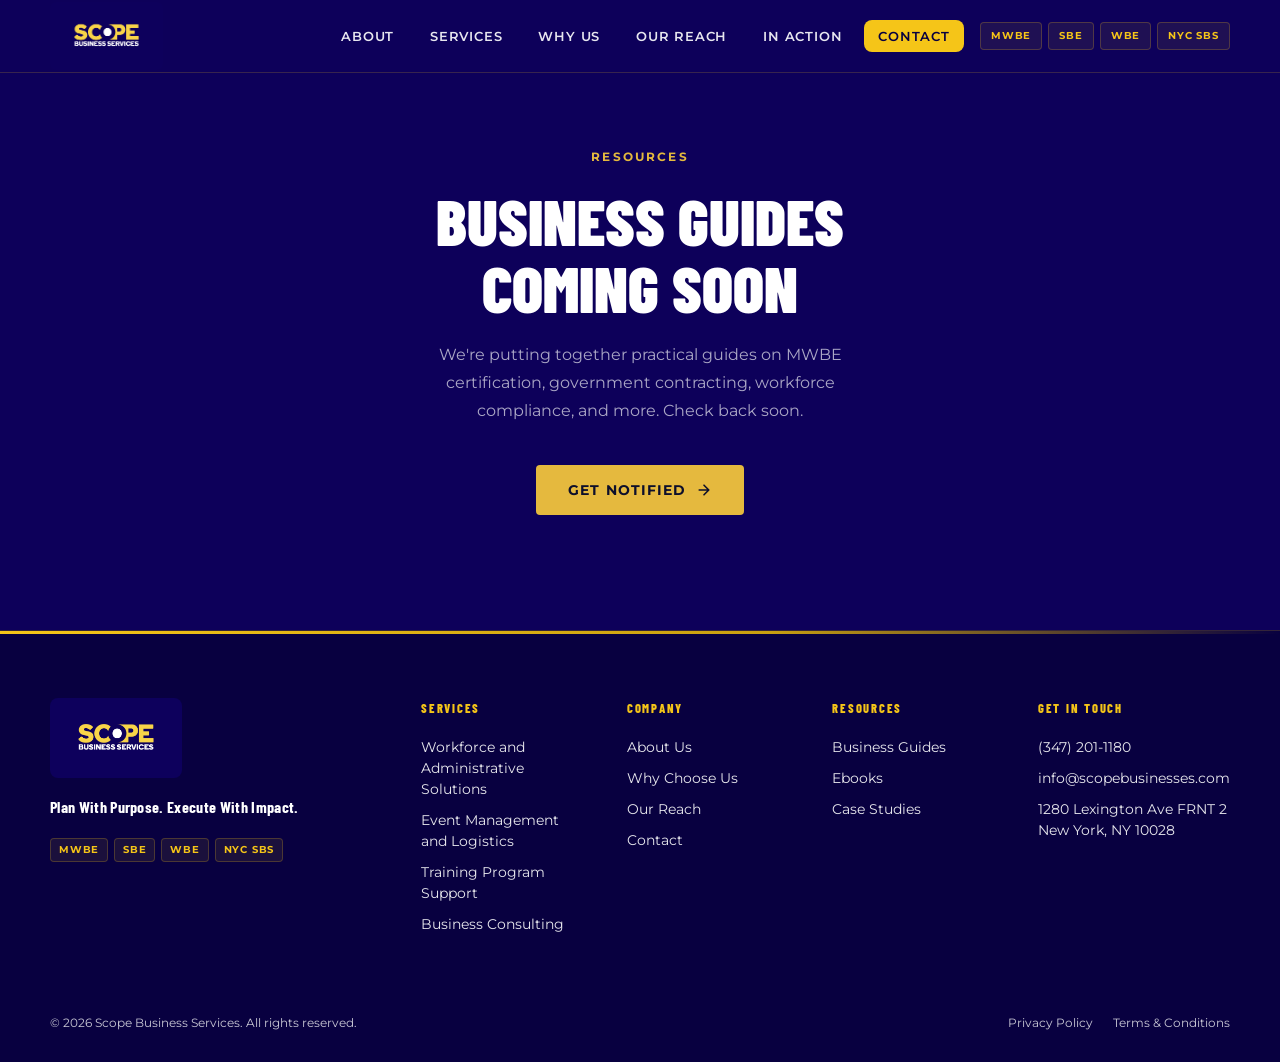
<file: business-guides.html>
<!DOCTYPE html>
<html lang="en">
<head>
  <meta charset="UTF-8" />
  <meta name="viewport" content="width=device-width, initial-scale=1.0" />
  <title>Business Guides | Scope Business Services</title>
  <meta name="description" content="Practical guides for MWBE certification, government contracting, and business development from Scope Business Services." />
  <meta name="robots" content="index, follow" />
  <link rel="canonical" href="https://www.scopebusinesses.com/business-guides.html" />
  <link rel="preconnect" href="https://fonts.googleapis.com" />
  <link rel="preconnect" href="https://fonts.gstatic.com" crossorigin />
  <link href="https://fonts.googleapis.com/css2?family=Barlow+Condensed:wght@600;700;800;900&family=Montserrat:wght@300;400;500;600;700&display=swap" rel="stylesheet" />
  <link rel="stylesheet" href="styles.css" />
  <style>
    .coming-soon-page { display:flex; flex-direction:column; align-items:center; justify-content:center; text-align:center; padding: 8rem 1.5rem 6rem; min-height: 70vh; }
    .coming-soon-eyebrow { font-family:'Montserrat',sans-serif; font-size:.75rem; font-weight:700; letter-spacing:.18em; text-transform:uppercase; color:#e5b93e; margin-bottom:1.25rem; }
    .coming-soon-title { font-family:'Barlow Condensed',sans-serif; font-size:clamp(2.5rem,6vw,4rem); font-weight:900; text-transform:uppercase; color:#fff; line-height:1.05; margin-bottom:1.25rem; }
    .coming-soon-body { font-family:'Montserrat',sans-serif; font-size:1rem; color:rgba(255,255,255,.65); max-width:480px; line-height:1.75; margin-bottom:2.5rem; }
    .coming-soon-btn { display:inline-flex; align-items:center; gap:.6rem; background:#e5b93e; color:#0d0f2b; font-family:'Montserrat',sans-serif; font-size:.85rem; font-weight:700; letter-spacing:.08em; text-transform:uppercase; text-decoration:none; padding:.85rem 2rem; border-radius:4px; transition:opacity .2s; }
    .coming-soon-btn:hover { opacity:.88; }
  </style>
</head>
<body>

  <!-- ═══ NAVBAR ═══ -->
  <nav class="navbar" id="navbar">
    <div class="nav-inner">
      <a href="index.html" class="nav-logo">
        <img src="scope-business-services-logo.jpg" alt="Scope Business Services" class="logo-img" loading="eager" />
      </a>
      <ul class="nav-links">
        <li><a href="index.html#about">About</a></li>
        <li><a href="index.html#services">Services</a></li>
        <li><a href="index.html#why-us">Why Us</a></li>
        <li><a href="index.html#clients">Our Reach</a></li>
        <li><a href="index.html#in-action">In Action</a></li>
        <li><a href="index.html#contact" class="nav-cta-link">Contact</a></li>
      </ul>
      <div class="nav-certs">
        <span class="cert-pill">MWBE</span>
        <span class="cert-pill">SBE</span>
        <span class="cert-pill">WBE</span>
        <span class="cert-pill">NYC SBS</span>
      </div>
      <button class="hamburger" id="hamburger" aria-label="Open menu" aria-expanded="false">
        <span></span><span></span><span></span>
      </button>
    </div>
  </nav>

  <!-- ═══ COMING SOON ═══ -->
  <section style="background:var(--navy,#0d0f2b); flex:1;">
    <div class="coming-soon-page">
      <p class="coming-soon-eyebrow">Resources</p>
      <h1 class="coming-soon-title">Business Guides<br />Coming Soon</h1>
      <p class="coming-soon-body">We're putting together practical guides on MWBE certification, government contracting, workforce compliance, and more. Check back soon.</p>
      <a href="index.html#contact" class="coming-soon-btn">
        Get Notified
        <svg viewBox="0 0 20 20" fill="none" width="16" aria-hidden="true"><path d="M4 10h12M10 4l6 6-6 6" stroke="currentColor" stroke-width="2" stroke-linecap="round" stroke-linejoin="round"/></svg>
      </a>
    </div>
  </section>

  <!-- ═══ FOOTER ═══ -->
  <footer class="footer">
    <div class="footer-gold-bar"></div>
    <div class="container">
      <div class="footer-grid">
        <div class="footer-brand">
          <img src="scope-business-services-logo.jpg" alt="Scope Business Services" class="footer-logo" loading="lazy" />
          <p class="footer-tagline">Plan With Purpose. Execute With Impact.</p>
          <div class="footer-certs">
            <span class="cert-pill cert-pill-sm">MWBE</span>
            <span class="cert-pill cert-pill-sm">SBE</span>
            <span class="cert-pill cert-pill-sm">WBE</span>
            <span class="cert-pill cert-pill-sm">NYC SBS</span>
          </div>
        </div>
        <div class="footer-col">
          <h5>Services</h5>
          <ul>
            <li><a href="index.html#services">Workforce and Administrative Solutions</a></li>
            <li><a href="index.html#services">Event Management and Logistics</a></li>
            <li><a href="index.html#services">Training Program Support</a></li>
            <li><a href="index.html#services">Business Consulting</a></li>
          </ul>
        </div>
        <div class="footer-col">
          <h5>Company</h5>
          <ul>
            <li><a href="index.html#about">About Us</a></li>
            <li><a href="index.html#why-us">Why Choose Us</a></li>
            <li><a href="index.html#clients">Our Reach</a></li>
            <li><a href="index.html#contact">Contact</a></li>
          </ul>
        </div>
        <div class="footer-col">
          <h5>Resources</h5>
          <ul>
            <li><a href="business-guides.html">Business Guides</a></li>
            <li><a href="ebooks.html">Ebooks</a></li>
            <li><a href="case-studies.html">Case Studies</a></li>
          </ul>
        </div>
        <div class="footer-col">
          <h5>Get In Touch</h5>
          <ul>
            <li><a href="tel:+13472011180">(347) 201-1180</a></li>
            <li><a href="mailto:info@scopebusinesses.com">info@scopebusinesses.com</a></li>
            <li>1280 Lexington Ave FRNT 2<br />New York, NY 10028</li>
          </ul>
        </div>
      </div>
      <div class="footer-bottom">
        <p>&copy; 2026 Scope Business Services. All rights reserved.</p>
        <div class="footer-legal">
          <a href="privacy-policy.html">Privacy Policy</a>
          <a href="terms.html">Terms &amp; Conditions</a>
        </div>
      </div>
    </div>
  </footer>

  <script src="script.js" defer></script>
</body>
</html>
</file>
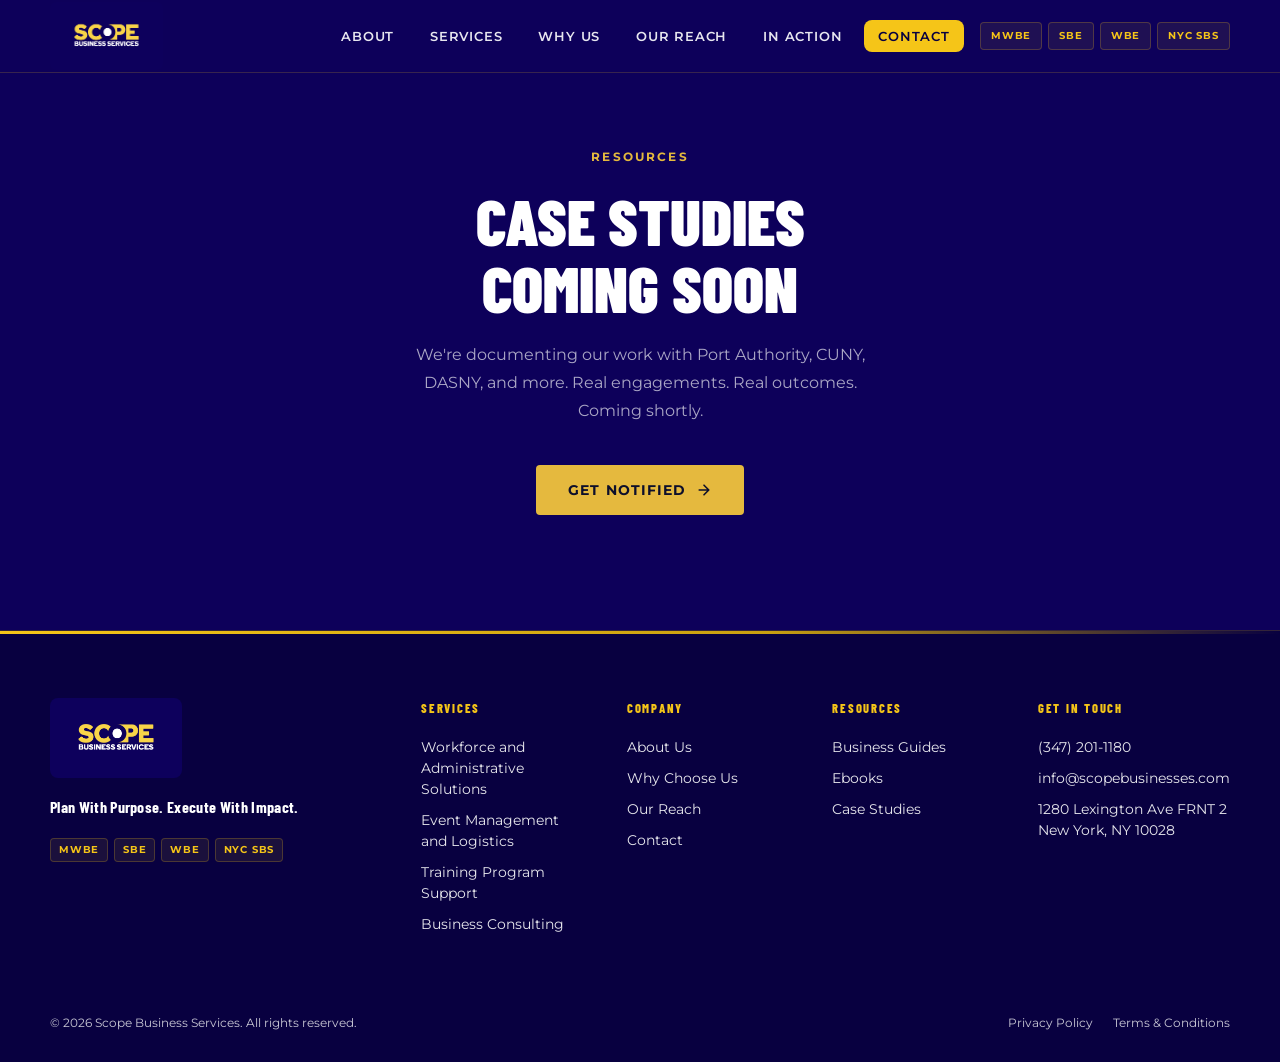
<file: case-studies.html>
<!DOCTYPE html>
<html lang="en">
<head>
  <meta charset="UTF-8" />
  <meta name="viewport" content="width=device-width, initial-scale=1.0" />
  <title>Case Studies | Scope Business Services</title>
  <meta name="description" content="Real-world case studies showing how Scope Business Services delivered results for government agencies, nonprofits, and major contractors across the Tri-State area." />
  <meta name="robots" content="index, follow" />
  <link rel="canonical" href="https://www.scopebusinesses.com/case-studies.html" />
  <link rel="preconnect" href="https://fonts.googleapis.com" />
  <link rel="preconnect" href="https://fonts.gstatic.com" crossorigin />
  <link href="https://fonts.googleapis.com/css2?family=Barlow+Condensed:wght@600;700;800;900&family=Montserrat:wght@300;400;500;600;700&display=swap" rel="stylesheet" />
  <link rel="stylesheet" href="styles.css" />
  <style>
    .coming-soon-page { display:flex; flex-direction:column; align-items:center; justify-content:center; text-align:center; padding: 8rem 1.5rem 6rem; min-height: 70vh; }
    .coming-soon-eyebrow { font-family:'Montserrat',sans-serif; font-size:.75rem; font-weight:700; letter-spacing:.18em; text-transform:uppercase; color:#e5b93e; margin-bottom:1.25rem; }
    .coming-soon-title { font-family:'Barlow Condensed',sans-serif; font-size:clamp(2.5rem,6vw,4rem); font-weight:900; text-transform:uppercase; color:#fff; line-height:1.05; margin-bottom:1.25rem; }
    .coming-soon-body { font-family:'Montserrat',sans-serif; font-size:1rem; color:rgba(255,255,255,.65); max-width:480px; line-height:1.75; margin-bottom:2.5rem; }
    .coming-soon-btn { display:inline-flex; align-items:center; gap:.6rem; background:#e5b93e; color:#0d0f2b; font-family:'Montserrat',sans-serif; font-size:.85rem; font-weight:700; letter-spacing:.08em; text-transform:uppercase; text-decoration:none; padding:.85rem 2rem; border-radius:4px; transition:opacity .2s; }
    .coming-soon-btn:hover { opacity:.88; }
  </style>
</head>
<body>

  <!-- ═══ NAVBAR ═══ -->
  <nav class="navbar" id="navbar">
    <div class="nav-inner">
      <a href="index.html" class="nav-logo">
        <img src="scope-business-services-logo.jpg" alt="Scope Business Services" class="logo-img" loading="eager" />
      </a>
      <ul class="nav-links">
        <li><a href="index.html#about">About</a></li>
        <li><a href="index.html#services">Services</a></li>
        <li><a href="index.html#why-us">Why Us</a></li>
        <li><a href="index.html#clients">Our Reach</a></li>
        <li><a href="index.html#in-action">In Action</a></li>
        <li><a href="index.html#contact" class="nav-cta-link">Contact</a></li>
      </ul>
      <div class="nav-certs">
        <span class="cert-pill">MWBE</span>
        <span class="cert-pill">SBE</span>
        <span class="cert-pill">WBE</span>
        <span class="cert-pill">NYC SBS</span>
      </div>
      <button class="hamburger" id="hamburger" aria-label="Open menu" aria-expanded="false">
        <span></span><span></span><span></span>
      </button>
    </div>
  </nav>

  <!-- ═══ COMING SOON ═══ -->
  <section style="background:var(--navy,#0d0f2b); flex:1;">
    <div class="coming-soon-page">
      <p class="coming-soon-eyebrow">Resources</p>
      <h1 class="coming-soon-title">Case Studies<br />Coming Soon</h1>
      <p class="coming-soon-body">We're documenting our work with Port Authority, CUNY, DASNY, and more. Real engagements. Real outcomes. Coming shortly.</p>
      <a href="index.html#contact" class="coming-soon-btn">
        Get Notified
        <svg viewBox="0 0 20 20" fill="none" width="16" aria-hidden="true"><path d="M4 10h12M10 4l6 6-6 6" stroke="currentColor" stroke-width="2" stroke-linecap="round" stroke-linejoin="round"/></svg>
      </a>
    </div>
  </section>

  <!-- ═══ FOOTER ═══ -->
  <footer class="footer">
    <div class="footer-gold-bar"></div>
    <div class="container">
      <div class="footer-grid">
        <div class="footer-brand">
          <img src="scope-business-services-logo.jpg" alt="Scope Business Services" class="footer-logo" loading="lazy" />
          <p class="footer-tagline">Plan With Purpose. Execute With Impact.</p>
          <div class="footer-certs">
            <span class="cert-pill cert-pill-sm">MWBE</span>
            <span class="cert-pill cert-pill-sm">SBE</span>
            <span class="cert-pill cert-pill-sm">WBE</span>
            <span class="cert-pill cert-pill-sm">NYC SBS</span>
          </div>
        </div>
        <div class="footer-col">
          <h5>Services</h5>
          <ul>
            <li><a href="index.html#services">Workforce and Administrative Solutions</a></li>
            <li><a href="index.html#services">Event Management and Logistics</a></li>
            <li><a href="index.html#services">Training Program Support</a></li>
            <li><a href="index.html#services">Business Consulting</a></li>
          </ul>
        </div>
        <div class="footer-col">
          <h5>Company</h5>
          <ul>
            <li><a href="index.html#about">About Us</a></li>
            <li><a href="index.html#why-us">Why Choose Us</a></li>
            <li><a href="index.html#clients">Our Reach</a></li>
            <li><a href="index.html#contact">Contact</a></li>
          </ul>
        </div>
        <div class="footer-col">
          <h5>Resources</h5>
          <ul>
            <li><a href="business-guides.html">Business Guides</a></li>
            <li><a href="ebooks.html">Ebooks</a></li>
            <li><a href="case-studies.html">Case Studies</a></li>
          </ul>
        </div>
        <div class="footer-col">
          <h5>Get In Touch</h5>
          <ul>
            <li><a href="tel:+13472011180">(347) 201-1180</a></li>
            <li><a href="mailto:info@scopebusinesses.com">info@scopebusinesses.com</a></li>
            <li>1280 Lexington Ave FRNT 2<br />New York, NY 10028</li>
          </ul>
        </div>
      </div>
      <div class="footer-bottom">
        <p>&copy; 2026 Scope Business Services. All rights reserved.</p>
        <div class="footer-legal">
          <a href="privacy-policy.html">Privacy Policy</a>
          <a href="terms.html">Terms &amp; Conditions</a>
        </div>
      </div>
    </div>
  </footer>

  <script src="script.js" defer></script>
</body>
</html>
</file>
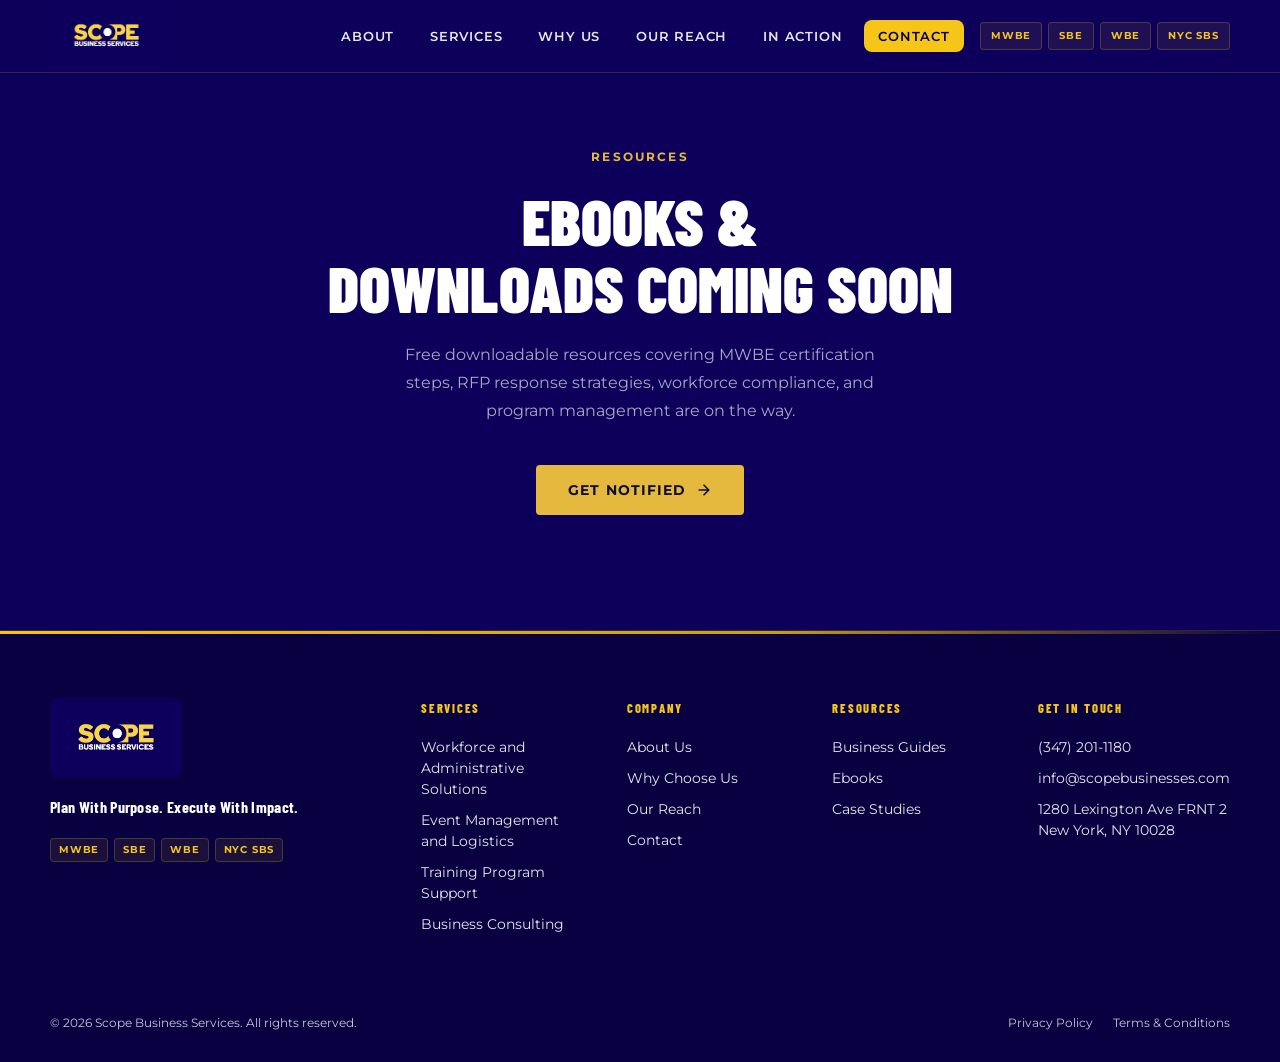
<file: ebooks.html>
<!DOCTYPE html>
<html lang="en">
<head>
  <meta charset="UTF-8" />
  <meta name="viewport" content="width=device-width, initial-scale=1.0" />
  <title>Ebooks | Scope Business Services</title>
  <meta name="description" content="Free ebooks and downloadable resources on MWBE certification, government contracting, and workforce development from Scope Business Services." />
  <meta name="robots" content="index, follow" />
  <link rel="canonical" href="https://www.scopebusinesses.com/ebooks.html" />
  <link rel="preconnect" href="https://fonts.googleapis.com" />
  <link rel="preconnect" href="https://fonts.gstatic.com" crossorigin />
  <link href="https://fonts.googleapis.com/css2?family=Barlow+Condensed:wght@600;700;800;900&family=Montserrat:wght@300;400;500;600;700&display=swap" rel="stylesheet" />
  <link rel="stylesheet" href="styles.css" />
  <style>
    .coming-soon-page { display:flex; flex-direction:column; align-items:center; justify-content:center; text-align:center; padding: 8rem 1.5rem 6rem; min-height: 70vh; }
    .coming-soon-eyebrow { font-family:'Montserrat',sans-serif; font-size:.75rem; font-weight:700; letter-spacing:.18em; text-transform:uppercase; color:#e5b93e; margin-bottom:1.25rem; }
    .coming-soon-title { font-family:'Barlow Condensed',sans-serif; font-size:clamp(2.5rem,6vw,4rem); font-weight:900; text-transform:uppercase; color:#fff; line-height:1.05; margin-bottom:1.25rem; }
    .coming-soon-body { font-family:'Montserrat',sans-serif; font-size:1rem; color:rgba(255,255,255,.65); max-width:480px; line-height:1.75; margin-bottom:2.5rem; }
    .coming-soon-btn { display:inline-flex; align-items:center; gap:.6rem; background:#e5b93e; color:#0d0f2b; font-family:'Montserrat',sans-serif; font-size:.85rem; font-weight:700; letter-spacing:.08em; text-transform:uppercase; text-decoration:none; padding:.85rem 2rem; border-radius:4px; transition:opacity .2s; }
    .coming-soon-btn:hover { opacity:.88; }
  </style>
</head>
<body>

  <!-- ═══ NAVBAR ═══ -->
  <nav class="navbar" id="navbar">
    <div class="nav-inner">
      <a href="index.html" class="nav-logo">
        <img src="scope-business-services-logo.jpg" alt="Scope Business Services" class="logo-img" loading="eager" />
      </a>
      <ul class="nav-links">
        <li><a href="index.html#about">About</a></li>
        <li><a href="index.html#services">Services</a></li>
        <li><a href="index.html#why-us">Why Us</a></li>
        <li><a href="index.html#clients">Our Reach</a></li>
        <li><a href="index.html#in-action">In Action</a></li>
        <li><a href="index.html#contact" class="nav-cta-link">Contact</a></li>
      </ul>
      <div class="nav-certs">
        <span class="cert-pill">MWBE</span>
        <span class="cert-pill">SBE</span>
        <span class="cert-pill">WBE</span>
        <span class="cert-pill">NYC SBS</span>
      </div>
      <button class="hamburger" id="hamburger" aria-label="Open menu" aria-expanded="false">
        <span></span><span></span><span></span>
      </button>
    </div>
  </nav>

  <!-- ═══ COMING SOON ═══ -->
  <section style="background:var(--navy,#0d0f2b); flex:1;">
    <div class="coming-soon-page">
      <p class="coming-soon-eyebrow">Resources</p>
      <h1 class="coming-soon-title">Ebooks &amp;<br />Downloads Coming Soon</h1>
      <p class="coming-soon-body">Free downloadable resources covering MWBE certification steps, RFP response strategies, workforce compliance, and program management are on the way.</p>
      <a href="index.html#contact" class="coming-soon-btn">
        Get Notified
        <svg viewBox="0 0 20 20" fill="none" width="16" aria-hidden="true"><path d="M4 10h12M10 4l6 6-6 6" stroke="currentColor" stroke-width="2" stroke-linecap="round" stroke-linejoin="round"/></svg>
      </a>
    </div>
  </section>

  <!-- ═══ FOOTER ═══ -->
  <footer class="footer">
    <div class="footer-gold-bar"></div>
    <div class="container">
      <div class="footer-grid">
        <div class="footer-brand">
          <img src="scope-business-services-logo.jpg" alt="Scope Business Services" class="footer-logo" loading="lazy" />
          <p class="footer-tagline">Plan With Purpose. Execute With Impact.</p>
          <div class="footer-certs">
            <span class="cert-pill cert-pill-sm">MWBE</span>
            <span class="cert-pill cert-pill-sm">SBE</span>
            <span class="cert-pill cert-pill-sm">WBE</span>
            <span class="cert-pill cert-pill-sm">NYC SBS</span>
          </div>
        </div>
        <div class="footer-col">
          <h5>Services</h5>
          <ul>
            <li><a href="index.html#services">Workforce and Administrative Solutions</a></li>
            <li><a href="index.html#services">Event Management and Logistics</a></li>
            <li><a href="index.html#services">Training Program Support</a></li>
            <li><a href="index.html#services">Business Consulting</a></li>
          </ul>
        </div>
        <div class="footer-col">
          <h5>Company</h5>
          <ul>
            <li><a href="index.html#about">About Us</a></li>
            <li><a href="index.html#why-us">Why Choose Us</a></li>
            <li><a href="index.html#clients">Our Reach</a></li>
            <li><a href="index.html#contact">Contact</a></li>
          </ul>
        </div>
        <div class="footer-col">
          <h5>Resources</h5>
          <ul>
            <li><a href="business-guides.html">Business Guides</a></li>
            <li><a href="ebooks.html">Ebooks</a></li>
            <li><a href="case-studies.html">Case Studies</a></li>
          </ul>
        </div>
        <div class="footer-col">
          <h5>Get In Touch</h5>
          <ul>
            <li><a href="tel:+13472011180">(347) 201-1180</a></li>
            <li><a href="mailto:info@scopebusinesses.com">info@scopebusinesses.com</a></li>
            <li>1280 Lexington Ave FRNT 2<br />New York, NY 10028</li>
          </ul>
        </div>
      </div>
      <div class="footer-bottom">
        <p>&copy; 2026 Scope Business Services. All rights reserved.</p>
        <div class="footer-legal">
          <a href="privacy-policy.html">Privacy Policy</a>
          <a href="terms.html">Terms &amp; Conditions</a>
        </div>
      </div>
    </div>
  </footer>

  <script src="script.js" defer></script>
</body>
</html>
</file>
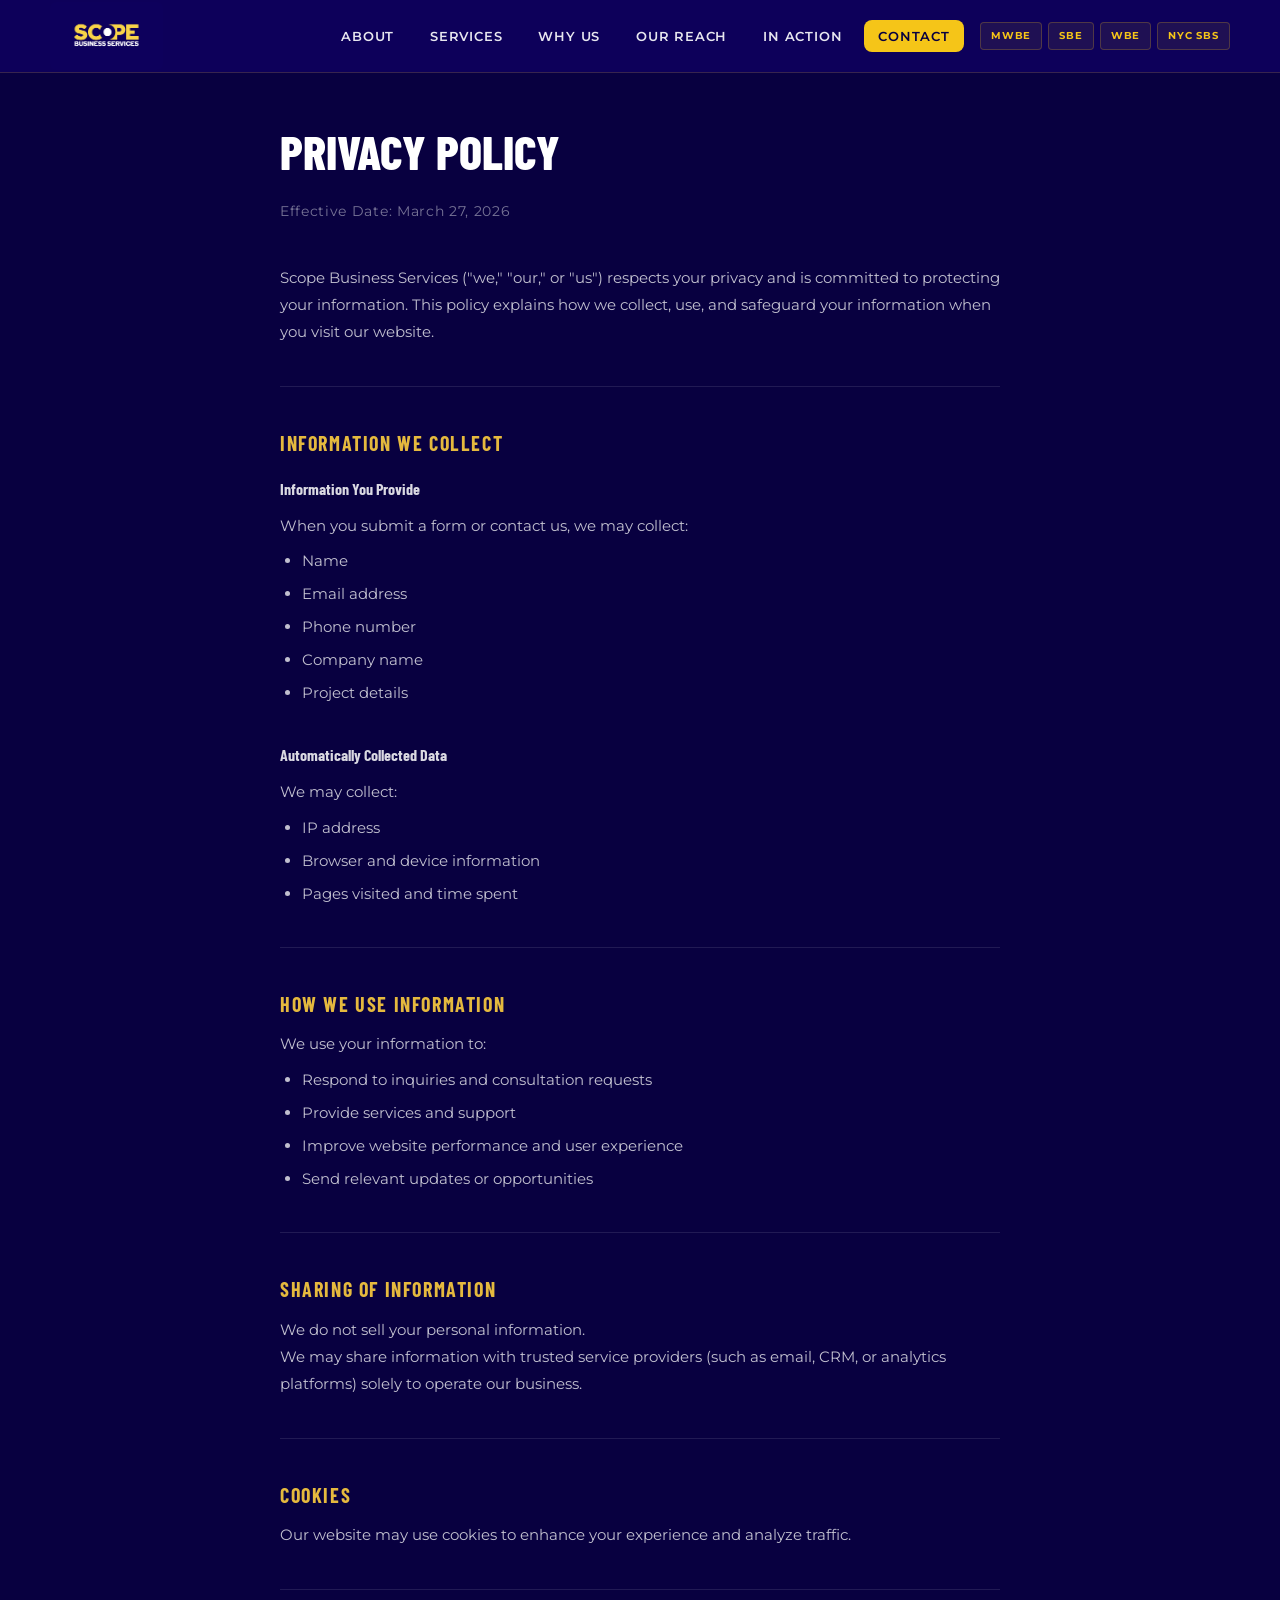
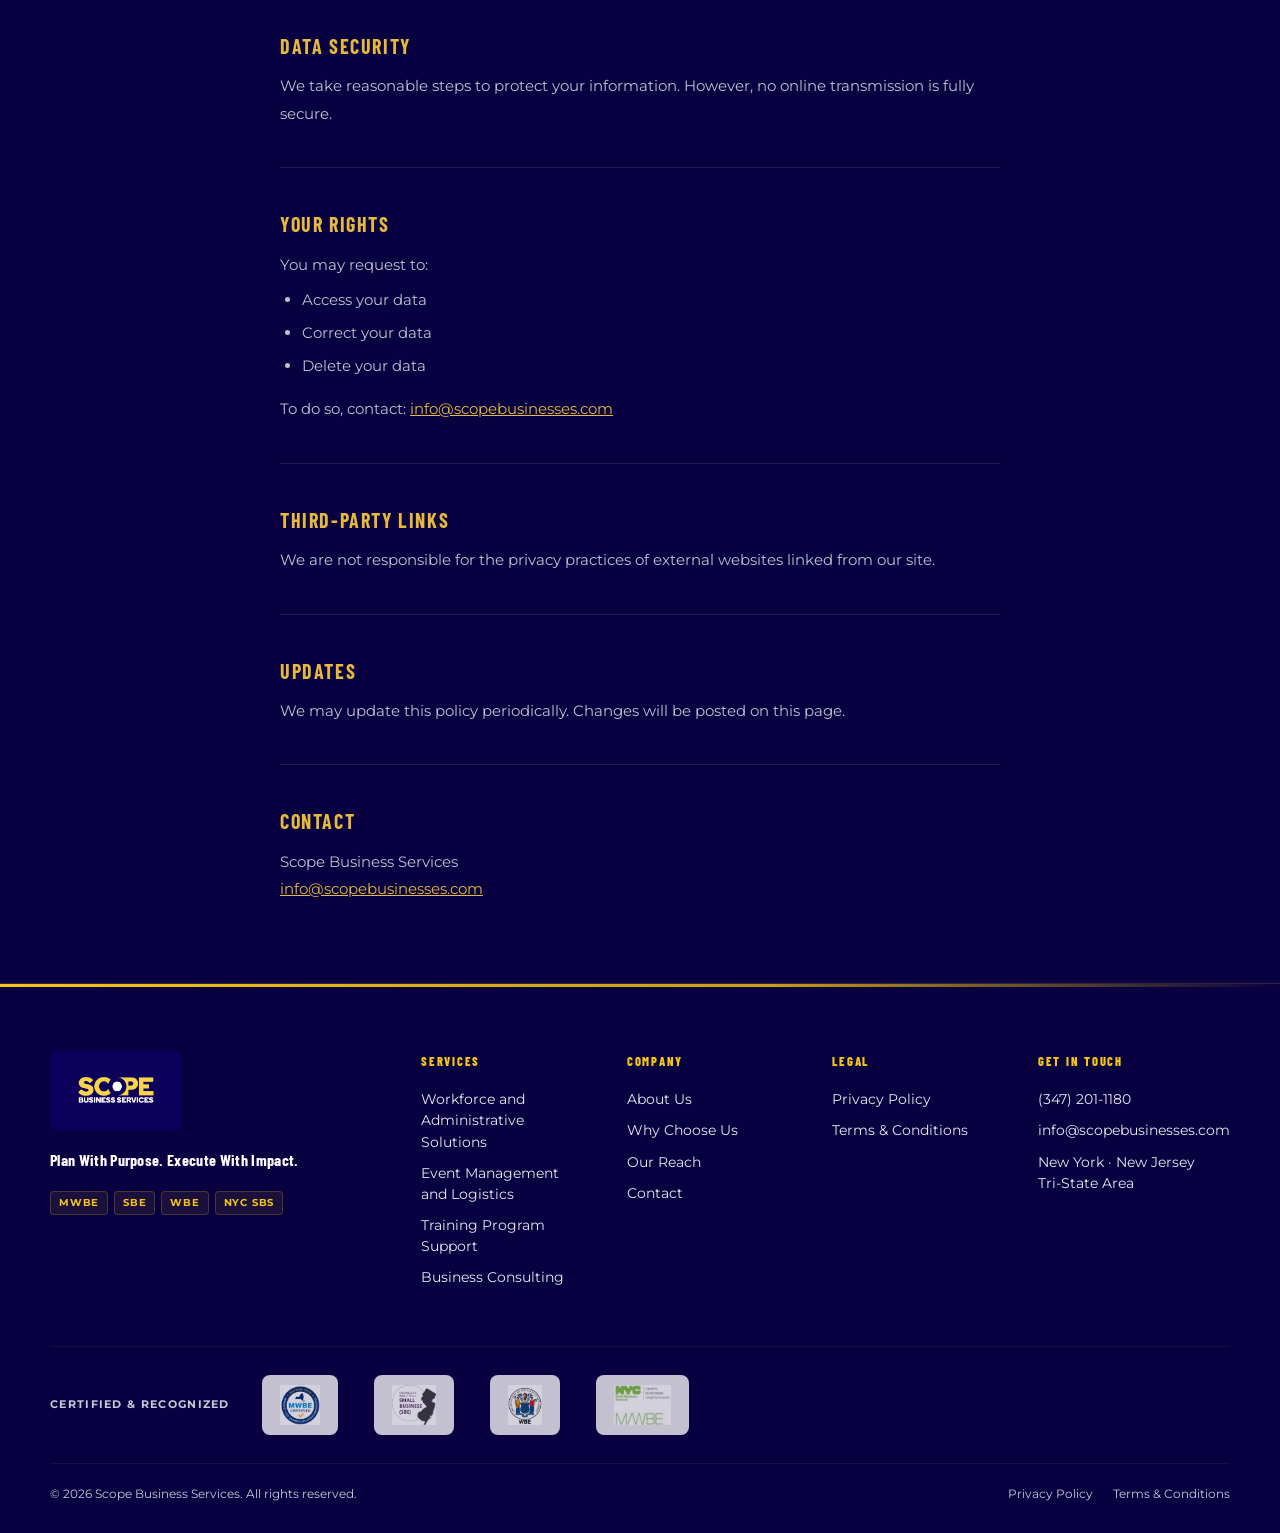
<file: privacy-policy.html>
<!DOCTYPE html>
<html lang="en">
<head>
  <meta charset="UTF-8" />
  <meta name="viewport" content="width=device-width, initial-scale=1.0" />
  <title>Privacy Policy | Scope Business Services</title>
  <meta name="description" content="Privacy Policy for Scope Business Services — how we collect, use, and protect your information." />
  <meta name="robots" content="index, follow" />
  <link rel="canonical" href="https://www.scopebusinesses.com/privacy-policy.html" />
  <link rel="preconnect" href="https://fonts.googleapis.com" />
  <link rel="preconnect" href="https://fonts.gstatic.com" crossorigin />
  <link href="https://fonts.googleapis.com/css2?family=Barlow+Condensed:wght@600;700;800;900&family=Montserrat:wght@300;400;500;600;700&display=swap" rel="stylesheet" />
  <link rel="stylesheet" href="styles.css" />
  <style>
    .legal-page { padding: 7rem 0 5rem; min-height: 70vh; }
    .legal-page h1 { font-family: 'Barlow Condensed', sans-serif; font-size: clamp(2rem, 5vw, 3rem); font-weight: 800; text-transform: uppercase; color: #fff; margin-bottom: .5rem; }
    .legal-page .effective { font-size: .85rem; color: rgba(255,255,255,.45); margin-bottom: 2.5rem; letter-spacing: .05em; }
    .legal-page h2 { font-family: 'Barlow Condensed', sans-serif; font-size: 1.25rem; font-weight: 700; text-transform: uppercase; letter-spacing: .08em; color: #e5b93e; margin: 2.25rem 0 .6rem; }
    .legal-page p, .legal-page li { font-family: 'Montserrat', sans-serif; font-size: .95rem; line-height: 1.8; color: rgba(255,255,255,.75); }
    .legal-page ul { padding-left: 1.4rem; margin: .5rem 0 1rem; }
    .legal-page ul li { margin-bottom: .35rem; }
    .legal-page a { color: #e5b93e; text-decoration: underline; }
    .legal-divider { border: none; border-top: 1px solid rgba(255,255,255,.1); margin: 2.5rem 0; }
    .legal-intro { font-size: 1rem; color: rgba(255,255,255,.65); line-height: 1.8; margin-bottom: 0; }
  </style>
</head>
<body>

  <!-- ═══ NAVBAR ═══ -->
  <nav class="navbar" id="navbar">
    <div class="nav-inner">
      <a href="index.html" class="nav-logo">
        <img src="scope-business-services-logo.jpg" alt="Scope Business Services" class="logo-img" loading="eager" />
      </a>
      <ul class="nav-links">
        <li><a href="index.html#about">About</a></li>
        <li><a href="index.html#services">Services</a></li>
        <li><a href="index.html#why-us">Why Us</a></li>
        <li><a href="index.html#clients">Our Reach</a></li>
        <li><a href="index.html#in-action">In Action</a></li>
        <li><a href="index.html#contact" class="nav-cta-link">Contact</a></li>
      </ul>
      <div class="nav-certs">
        <span class="cert-pill">MWBE</span>
        <span class="cert-pill">SBE</span>
        <span class="cert-pill">WBE</span>
        <span class="cert-pill">NYC SBS</span>
      </div>
      <button class="hamburger" id="hamburger" aria-label="Open menu" aria-expanded="false">
        <span></span><span></span><span></span>
      </button>
    </div>
    <div class="mobile-nav" id="mobileNav">
      <ul>
        <li><a href="index.html#about" class="mob-link">About</a></li>
        <li><a href="index.html#services" class="mob-link">Services</a></li>
        <li><a href="index.html#why-us" class="mob-link">Why Us</a></li>
        <li><a href="index.html#clients" class="mob-link">Our Reach</a></li>
        <li><a href="index.html#in-action" class="mob-link">In Action</a></li>
        <li><a href="index.html#contact" class="mob-link">Contact</a></li>
      </ul>
      <div class="mob-certs">
        <span class="cert-pill">MWBE</span>
        <span class="cert-pill">SBE</span>
        <span class="cert-pill">WBE</span>
        <span class="cert-pill">NYC SBS</span>
      </div>
    </div>
  </nav>

  <!-- ═══ PRIVACY POLICY ═══ -->
  <section class="legal-page">
    <div class="container" style="max-width:800px;">
      <h1>Privacy Policy</h1>
      <p class="effective">Effective Date: March 27, 2026</p>
      <p class="legal-intro">Scope Business Services ("we," "our," or "us") respects your privacy and is committed to protecting your information. This policy explains how we collect, use, and safeguard your information when you visit our website.</p>

      <hr class="legal-divider" />

      <h2>Information We Collect</h2>

      <h2 style="font-size:1rem; text-transform:none; letter-spacing:0; color:rgba(255,255,255,.85); margin-top:1rem;">Information You Provide</h2>
      <p>When you submit a form or contact us, we may collect:</p>
      <ul>
        <li>Name</li>
        <li>Email address</li>
        <li>Phone number</li>
        <li>Company name</li>
        <li>Project details</li>
      </ul>

      <h2 style="font-size:1rem; text-transform:none; letter-spacing:0; color:rgba(255,255,255,.85);">Automatically Collected Data</h2>
      <p>We may collect:</p>
      <ul>
        <li>IP address</li>
        <li>Browser and device information</li>
        <li>Pages visited and time spent</li>
      </ul>

      <hr class="legal-divider" />

      <h2>How We Use Information</h2>
      <p>We use your information to:</p>
      <ul>
        <li>Respond to inquiries and consultation requests</li>
        <li>Provide services and support</li>
        <li>Improve website performance and user experience</li>
        <li>Send relevant updates or opportunities</li>
      </ul>

      <hr class="legal-divider" />

      <h2>Sharing of Information</h2>
      <p>We do not sell your personal information.</p>
      <p>We may share information with trusted service providers (such as email, CRM, or analytics platforms) solely to operate our business.</p>

      <hr class="legal-divider" />

      <h2>Cookies</h2>
      <p>Our website may use cookies to enhance your experience and analyze traffic.</p>

      <hr class="legal-divider" />

      <h2>Data Security</h2>
      <p>We take reasonable steps to protect your information. However, no online transmission is fully secure.</p>

      <hr class="legal-divider" />

      <h2>Your Rights</h2>
      <p>You may request to:</p>
      <ul>
        <li>Access your data</li>
        <li>Correct your data</li>
        <li>Delete your data</li>
      </ul>
      <p>To do so, contact: <a href="mailto:info@scopebusinesses.com">info@scopebusinesses.com</a></p>

      <hr class="legal-divider" />

      <h2>Third-Party Links</h2>
      <p>We are not responsible for the privacy practices of external websites linked from our site.</p>

      <hr class="legal-divider" />

      <h2>Updates</h2>
      <p>We may update this policy periodically. Changes will be posted on this page.</p>

      <hr class="legal-divider" />

      <h2>Contact</h2>
      <p>Scope Business Services<br />
      <a href="mailto:info@scopebusinesses.com">info@scopebusinesses.com</a></p>
    </div>
  </section>

  <!-- ═══ FOOTER ═══ -->
  <footer class="footer">
    <div class="footer-gold-bar"></div>
    <div class="container">
      <div class="footer-grid">
        <div class="footer-brand">
          <img src="scope-business-services-logo.jpg" alt="Scope Business Services" class="footer-logo" loading="lazy" />
          <p class="footer-tagline">Plan With Purpose. Execute With Impact.</p>
          <div class="footer-certs">
            <span class="cert-pill cert-pill-sm">MWBE</span>
            <span class="cert-pill cert-pill-sm">SBE</span>
            <span class="cert-pill cert-pill-sm">WBE</span>
            <span class="cert-pill cert-pill-sm">NYC SBS</span>
          </div>
        </div>
        <div class="footer-col">
          <h5>Services</h5>
          <ul>
            <li><a href="index.html#services">Workforce and Administrative Solutions</a></li>
            <li><a href="index.html#services">Event Management and Logistics</a></li>
            <li><a href="index.html#services">Training Program Support</a></li>
            <li><a href="index.html#services">Business Consulting</a></li>
          </ul>
        </div>
        <div class="footer-col">
          <h5>Company</h5>
          <ul>
            <li><a href="index.html#about">About Us</a></li>
            <li><a href="index.html#why-us">Why Choose Us</a></li>
            <li><a href="index.html#clients">Our Reach</a></li>
            <li><a href="index.html#contact">Contact</a></li>
          </ul>
        </div>
        <div class="footer-col">
          <h5>Legal</h5>
          <ul>
            <li><a href="privacy-policy.html">Privacy Policy</a></li>
            <li><a href="terms.html">Terms &amp; Conditions</a></li>
          </ul>
        </div>
        <div class="footer-col">
          <h5>Get In Touch</h5>
          <ul>
            <li><a href="tel:+13472011180">(347) 201-1180</a></li>
            <li><a href="mailto:info@scopebusinesses.com">info@scopebusinesses.com</a></li>
            <li>New York · New Jersey<br />Tri-State Area</li>
          </ul>
        </div>
      </div>
      <div class="footer-cert-strip">
        <span class="footer-cert-label">Certified &amp; Recognized</span>
        <div class="footer-cert-logos">
          <div class="footer-cert-logo"><img src="certifications/mwbe.png" alt="MWBE Certified" loading="lazy" /></div>
          <div class="footer-cert-logo"><img src="certifications/sbe.png" alt="SBE Certified" loading="lazy" /></div>
          <div class="footer-cert-logo"><img src="certifications/newjerseywbe.webp" alt="New Jersey Certified WBE" loading="lazy" /></div>
          <div class="footer-cert-logo"><img src="certifications/nycsbs-mwbe.jpeg" alt="NYC SBS MWBE Certified" loading="lazy" /></div>
        </div>
      </div>
      <div class="footer-bottom">
        <p>&copy; 2026 Scope Business Services. All rights reserved.</p>
        <div class="footer-legal">
          <a href="privacy-policy.html">Privacy Policy</a>
          <a href="terms.html">Terms &amp; Conditions</a>
        </div>
      </div>
    </div>
  </footer>

  <script src="script.js" defer></script>
</body>
</html>
</file>
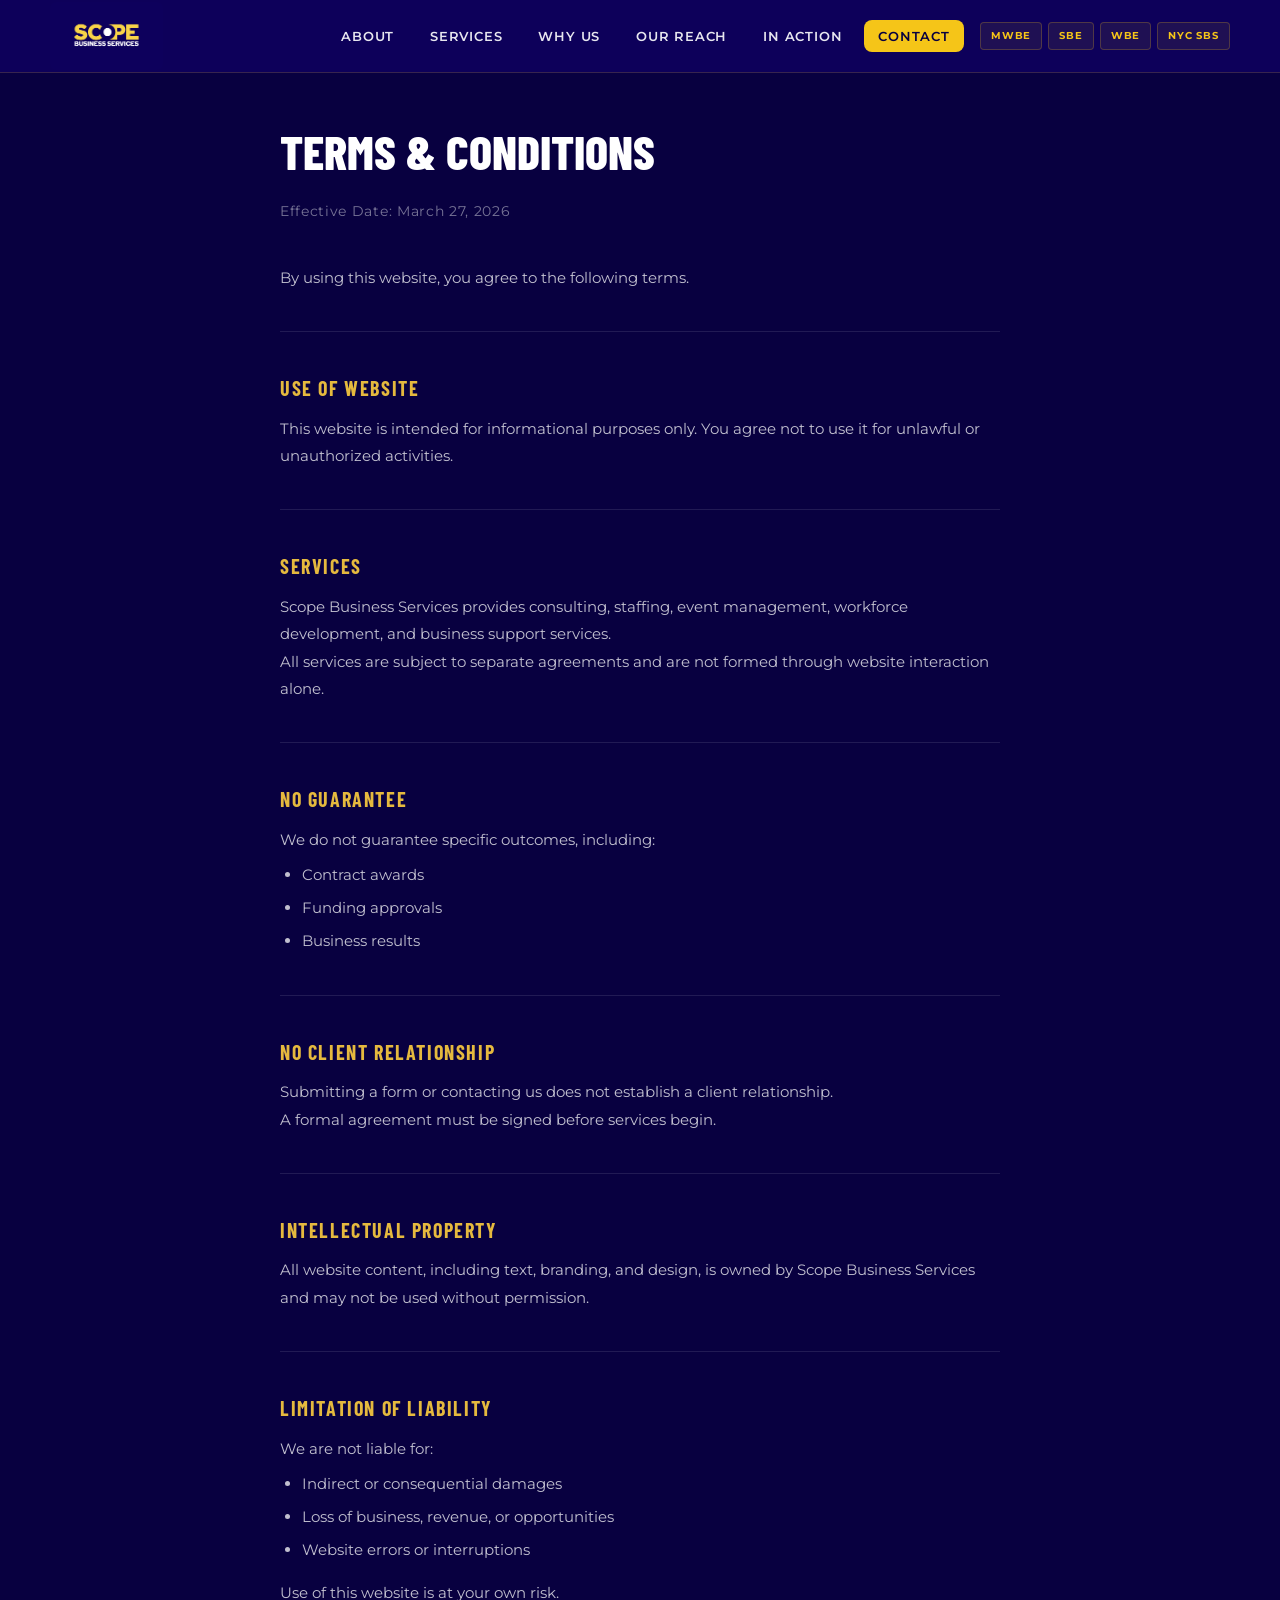
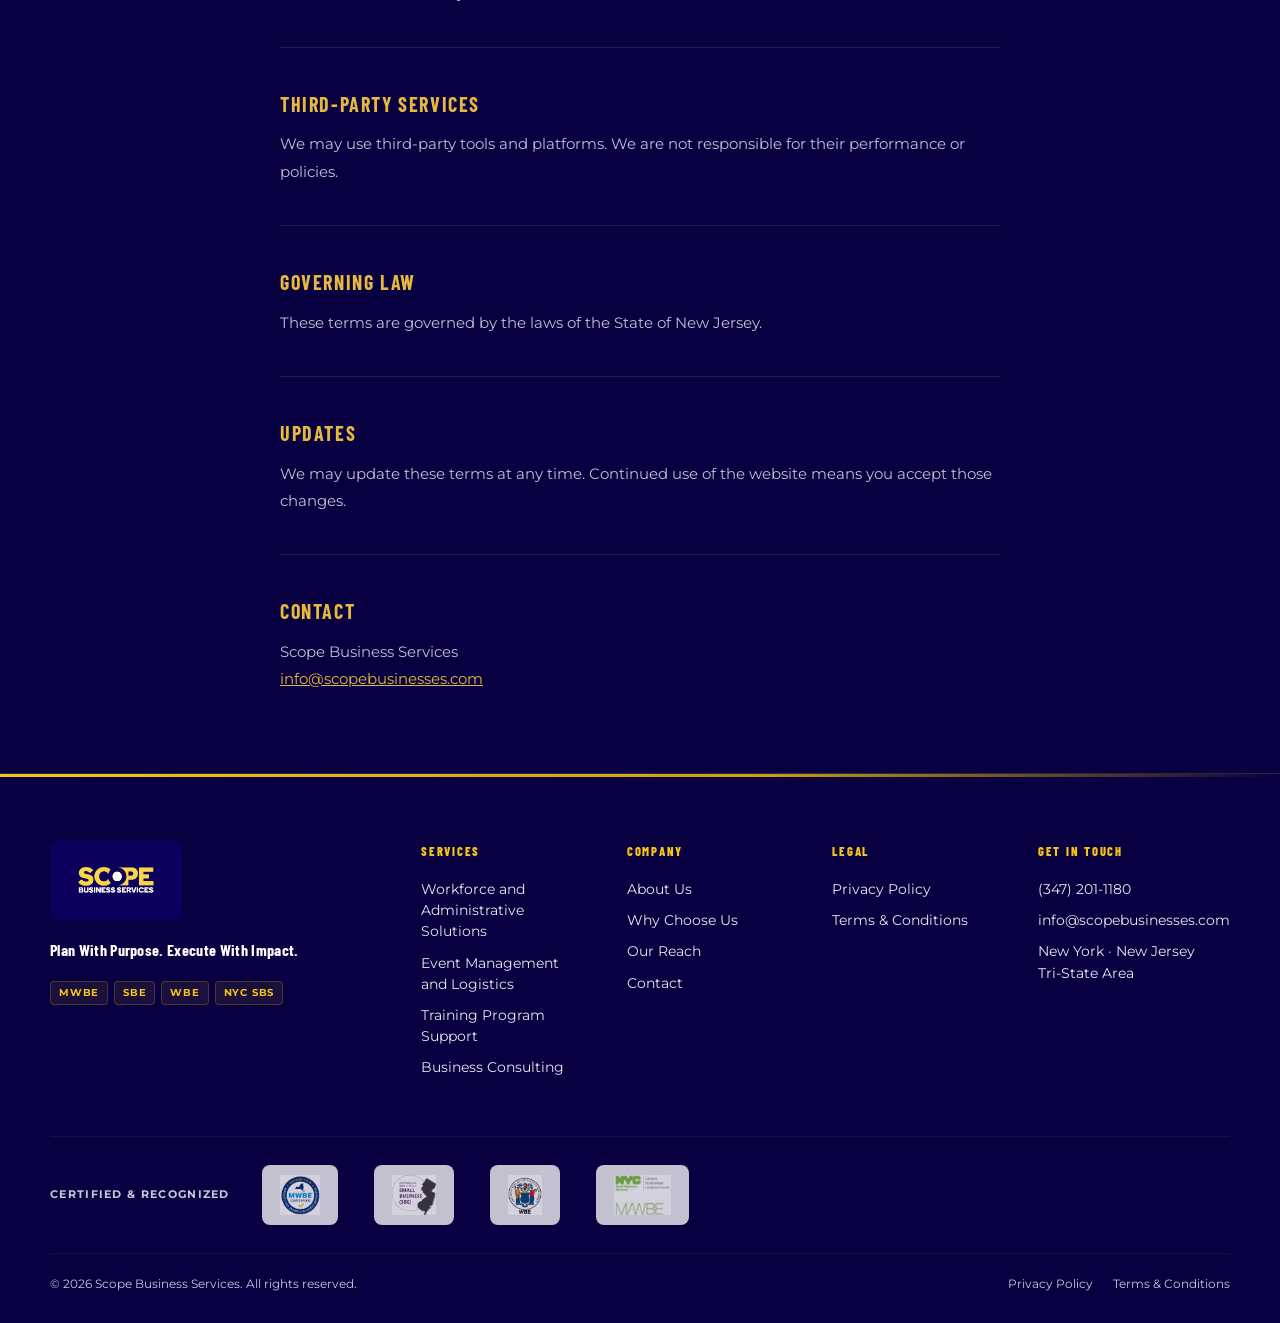
<file: terms.html>
<!DOCTYPE html>
<html lang="en">
<head>
  <meta charset="UTF-8" />
  <meta name="viewport" content="width=device-width, initial-scale=1.0" />
  <title>Terms &amp; Conditions | Scope Business Services</title>
  <meta name="description" content="Terms and Conditions for using the Scope Business Services website." />
  <meta name="robots" content="index, follow" />
  <link rel="canonical" href="https://www.scopebusinesses.com/terms.html" />
  <link rel="preconnect" href="https://fonts.googleapis.com" />
  <link rel="preconnect" href="https://fonts.gstatic.com" crossorigin />
  <link href="https://fonts.googleapis.com/css2?family=Barlow+Condensed:wght@600;700;800;900&family=Montserrat:wght@300;400;500;600;700&display=swap" rel="stylesheet" />
  <link rel="stylesheet" href="styles.css" />
  <style>
    .legal-page { padding: 7rem 0 5rem; min-height: 70vh; }
    .legal-page h1 { font-family: 'Barlow Condensed', sans-serif; font-size: clamp(2rem, 5vw, 3rem); font-weight: 800; text-transform: uppercase; color: #fff; margin-bottom: .5rem; }
    .legal-page .effective { font-size: .85rem; color: rgba(255,255,255,.45); margin-bottom: 2.5rem; letter-spacing: .05em; }
    .legal-page h2 { font-family: 'Barlow Condensed', sans-serif; font-size: 1.25rem; font-weight: 700; text-transform: uppercase; letter-spacing: .08em; color: #e5b93e; margin: 2.25rem 0 .6rem; }
    .legal-page p, .legal-page li { font-family: 'Montserrat', sans-serif; font-size: .95rem; line-height: 1.8; color: rgba(255,255,255,.75); }
    .legal-page ul { padding-left: 1.4rem; margin: .5rem 0 1rem; }
    .legal-page ul li { margin-bottom: .35rem; }
    .legal-page a { color: #e5b93e; text-decoration: underline; }
    .legal-divider { border: none; border-top: 1px solid rgba(255,255,255,.1); margin: 2.5rem 0; }
    .legal-intro { font-size: 1rem; color: rgba(255,255,255,.65); line-height: 1.8; margin-bottom: 0; }
  </style>
</head>
<body>

  <!-- ═══ NAVBAR ═══ -->
  <nav class="navbar" id="navbar">
    <div class="nav-inner">
      <a href="index.html" class="nav-logo">
        <img src="scope-business-services-logo.jpg" alt="Scope Business Services" class="logo-img" loading="eager" />
      </a>
      <ul class="nav-links">
        <li><a href="index.html#about">About</a></li>
        <li><a href="index.html#services">Services</a></li>
        <li><a href="index.html#why-us">Why Us</a></li>
        <li><a href="index.html#clients">Our Reach</a></li>
        <li><a href="index.html#in-action">In Action</a></li>
        <li><a href="index.html#contact" class="nav-cta-link">Contact</a></li>
      </ul>
      <div class="nav-certs">
        <span class="cert-pill">MWBE</span>
        <span class="cert-pill">SBE</span>
        <span class="cert-pill">WBE</span>
        <span class="cert-pill">NYC SBS</span>
      </div>
      <button class="hamburger" id="hamburger" aria-label="Open menu" aria-expanded="false">
        <span></span><span></span><span></span>
      </button>
    </div>
    <div class="mobile-nav" id="mobileNav">
      <ul>
        <li><a href="index.html#about" class="mob-link">About</a></li>
        <li><a href="index.html#services" class="mob-link">Services</a></li>
        <li><a href="index.html#why-us" class="mob-link">Why Us</a></li>
        <li><a href="index.html#clients" class="mob-link">Our Reach</a></li>
        <li><a href="index.html#in-action" class="mob-link">In Action</a></li>
        <li><a href="index.html#contact" class="mob-link">Contact</a></li>
      </ul>
      <div class="mob-certs">
        <span class="cert-pill">MWBE</span>
        <span class="cert-pill">SBE</span>
        <span class="cert-pill">WBE</span>
        <span class="cert-pill">NYC SBS</span>
      </div>
    </div>
  </nav>

  <!-- ═══ TERMS & CONDITIONS ═══ -->
  <section class="legal-page">
    <div class="container" style="max-width:800px;">
      <h1>Terms &amp; Conditions</h1>
      <p class="effective">Effective Date: March 27, 2026</p>
      <p class="legal-intro">By using this website, you agree to the following terms.</p>

      <hr class="legal-divider" />

      <h2>Use of Website</h2>
      <p>This website is intended for informational purposes only. You agree not to use it for unlawful or unauthorized activities.</p>

      <hr class="legal-divider" />

      <h2>Services</h2>
      <p>Scope Business Services provides consulting, staffing, event management, workforce development, and business support services.</p>
      <p>All services are subject to separate agreements and are not formed through website interaction alone.</p>

      <hr class="legal-divider" />

      <h2>No Guarantee</h2>
      <p>We do not guarantee specific outcomes, including:</p>
      <ul>
        <li>Contract awards</li>
        <li>Funding approvals</li>
        <li>Business results</li>
      </ul>

      <hr class="legal-divider" />

      <h2>No Client Relationship</h2>
      <p>Submitting a form or contacting us does not establish a client relationship.</p>
      <p>A formal agreement must be signed before services begin.</p>

      <hr class="legal-divider" />

      <h2>Intellectual Property</h2>
      <p>All website content, including text, branding, and design, is owned by Scope Business Services and may not be used without permission.</p>

      <hr class="legal-divider" />

      <h2>Limitation of Liability</h2>
      <p>We are not liable for:</p>
      <ul>
        <li>Indirect or consequential damages</li>
        <li>Loss of business, revenue, or opportunities</li>
        <li>Website errors or interruptions</li>
      </ul>
      <p>Use of this website is at your own risk.</p>

      <hr class="legal-divider" />

      <h2>Third-Party Services</h2>
      <p>We may use third-party tools and platforms. We are not responsible for their performance or policies.</p>

      <hr class="legal-divider" />

      <h2>Governing Law</h2>
      <p>These terms are governed by the laws of the State of New Jersey.</p>

      <hr class="legal-divider" />

      <h2>Updates</h2>
      <p>We may update these terms at any time. Continued use of the website means you accept those changes.</p>

      <hr class="legal-divider" />

      <h2>Contact</h2>
      <p>Scope Business Services<br />
      <a href="mailto:info@scopebusinesses.com">info@scopebusinesses.com</a></p>
    </div>
  </section>

  <!-- ═══ FOOTER ═══ -->
  <footer class="footer">
    <div class="footer-gold-bar"></div>
    <div class="container">
      <div class="footer-grid">
        <div class="footer-brand">
          <img src="scope-business-services-logo.jpg" alt="Scope Business Services" class="footer-logo" loading="lazy" />
          <p class="footer-tagline">Plan With Purpose. Execute With Impact.</p>
          <div class="footer-certs">
            <span class="cert-pill cert-pill-sm">MWBE</span>
            <span class="cert-pill cert-pill-sm">SBE</span>
            <span class="cert-pill cert-pill-sm">WBE</span>
            <span class="cert-pill cert-pill-sm">NYC SBS</span>
          </div>
        </div>
        <div class="footer-col">
          <h5>Services</h5>
          <ul>
            <li><a href="index.html#services">Workforce and Administrative Solutions</a></li>
            <li><a href="index.html#services">Event Management and Logistics</a></li>
            <li><a href="index.html#services">Training Program Support</a></li>
            <li><a href="index.html#services">Business Consulting</a></li>
          </ul>
        </div>
        <div class="footer-col">
          <h5>Company</h5>
          <ul>
            <li><a href="index.html#about">About Us</a></li>
            <li><a href="index.html#why-us">Why Choose Us</a></li>
            <li><a href="index.html#clients">Our Reach</a></li>
            <li><a href="index.html#contact">Contact</a></li>
          </ul>
        </div>
        <div class="footer-col">
          <h5>Legal</h5>
          <ul>
            <li><a href="privacy-policy.html">Privacy Policy</a></li>
            <li><a href="terms.html">Terms &amp; Conditions</a></li>
          </ul>
        </div>
        <div class="footer-col">
          <h5>Get In Touch</h5>
          <ul>
            <li><a href="tel:+13472011180">(347) 201-1180</a></li>
            <li><a href="mailto:info@scopebusinesses.com">info@scopebusinesses.com</a></li>
            <li>New York · New Jersey<br />Tri-State Area</li>
          </ul>
        </div>
      </div>
      <div class="footer-cert-strip">
        <span class="footer-cert-label">Certified &amp; Recognized</span>
        <div class="footer-cert-logos">
          <div class="footer-cert-logo"><img src="certifications/mwbe.png" alt="MWBE Certified" loading="lazy" /></div>
          <div class="footer-cert-logo"><img src="certifications/sbe.png" alt="SBE Certified" loading="lazy" /></div>
          <div class="footer-cert-logo"><img src="certifications/newjerseywbe.webp" alt="New Jersey Certified WBE" loading="lazy" /></div>
          <div class="footer-cert-logo"><img src="certifications/nycsbs-mwbe.jpeg" alt="NYC SBS MWBE Certified" loading="lazy" /></div>
        </div>
      </div>
      <div class="footer-bottom">
        <p>&copy; 2026 Scope Business Services. All rights reserved.</p>
        <div class="footer-legal">
          <a href="privacy-policy.html">Privacy Policy</a>
          <a href="terms.html">Terms &amp; Conditions</a>
        </div>
      </div>
    </div>
  </footer>

  <script src="script.js" defer></script>
</body>
</html>
</file>
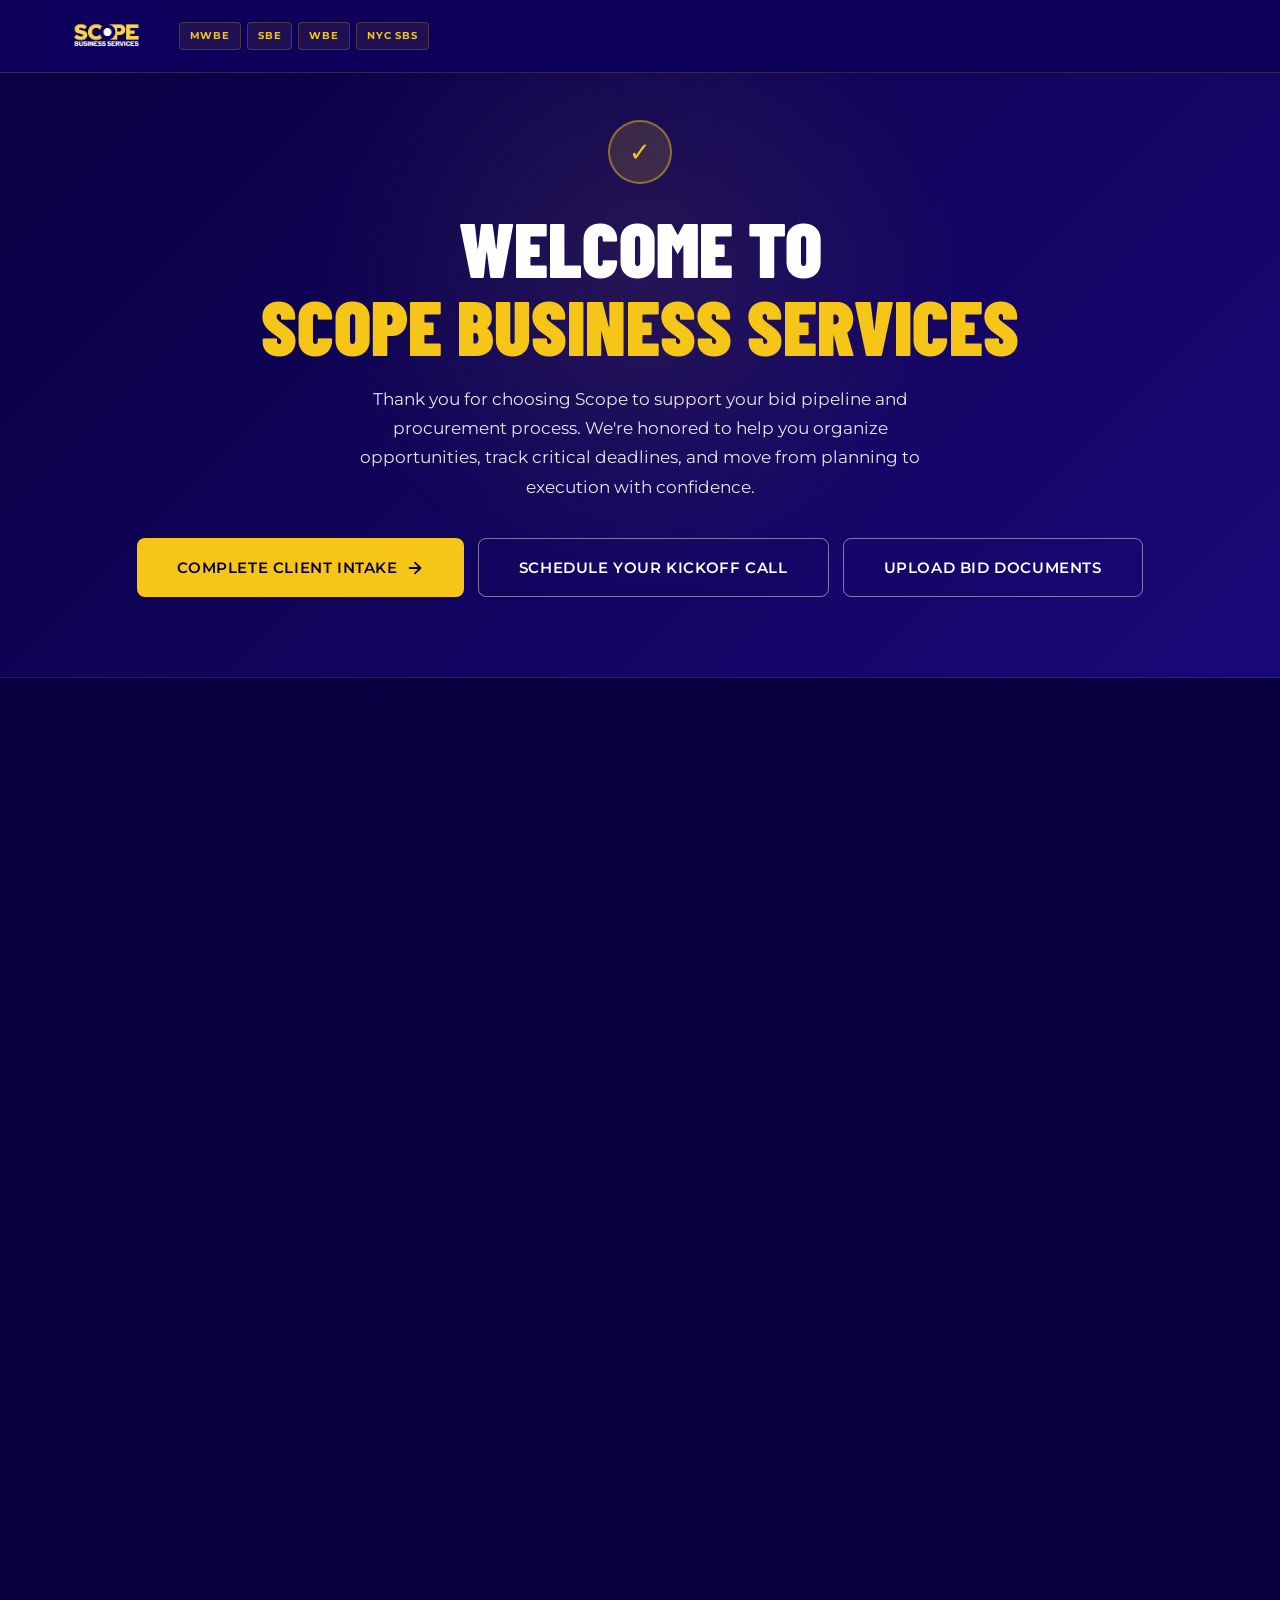
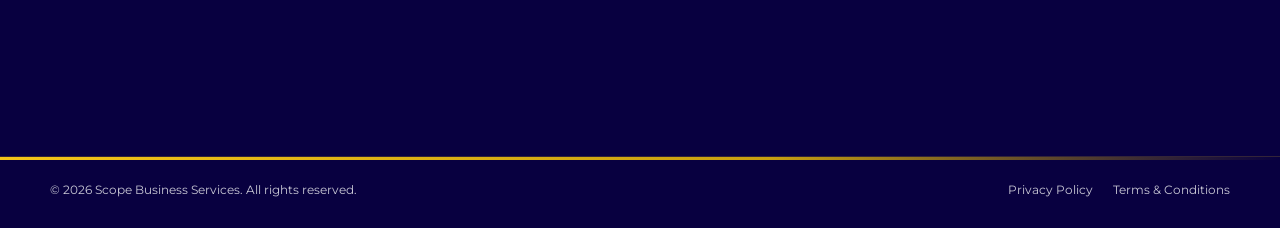
<file: welcome-to-scope.html>
<!DOCTYPE html>
<html lang="en">
<head>
  <meta charset="UTF-8" />
  <meta name="viewport" content="width=device-width, initial-scale=1.0" />
  <title>Welcome to Scope Business Services</title>
  <meta name="description" content="Welcome to Scope Business Services. Complete your client intake, schedule your kickoff call, and upload your bid documents to get started." />
  <meta name="robots" content="noindex, nofollow" />
  <link rel="preconnect" href="https://fonts.googleapis.com" />
  <link rel="preconnect" href="https://fonts.gstatic.com" crossorigin />
  <link href="https://fonts.googleapis.com/css2?family=Barlow+Condensed:wght@600;700;800;900&family=Montserrat:wght@300;400;500;600;700&display=swap" rel="stylesheet" />
  <link rel="stylesheet" href="styles.css" />
  <style>
    .welcome-page { min-height: 100vh; }

    /* ── HERO ── */
    .welcome-hero {
      background: linear-gradient(135deg, var(--navy-deep) 0%, var(--navy-mid) 100%);
      padding: 120px 0 80px;
      text-align: center;
      border-bottom: 1px solid rgba(245,197,24,0.15);
      position: relative;
      overflow: hidden;
    }
    .welcome-hero::before {
      content: '';
      position: absolute;
      top: 50%; left: 50%;
      transform: translate(-50%, -60%);
      width: 700px; height: 700px;
      background: radial-gradient(circle, rgba(245,197,24,0.09) 0%, transparent 65%);
      pointer-events: none;
    }
    .welcome-check {
      width: 64px; height: 64px;
      background: rgba(245,197,24,0.15);
      border: 2px solid rgba(245,197,24,0.45);
      border-radius: 50%;
      display: flex;
      align-items: center;
      justify-content: center;
      font-size: 1.6rem;
      color: var(--gold);
      margin: 0 auto 24px;
      position: relative;
    }
    .welcome-hero h1 {
      font-family: var(--font-display);
      font-size: clamp(2.8rem, 6vw, 5rem);
      font-weight: 900;
      text-transform: uppercase;
      color: var(--white);
      line-height: 1.02;
      margin-bottom: 20px;
      position: relative;
    }
    .welcome-hero h1 em {
      color: var(--gold);
      font-style: normal;
    }
    .welcome-hero p {
      font-family: var(--font-body);
      font-size: 1.05rem;
      color: var(--white-70);
      max-width: 600px;
      margin: 0 auto 36px;
      line-height: 1.75;
      position: relative;
    }
    .welcome-hero-btns {
      display: flex;
      justify-content: center;
      gap: 14px;
      flex-wrap: wrap;
      position: relative;
    }

    /* ── MAIN CONTENT ── */
    .welcome-body { padding: 80px 0 60px; }
    .welcome-grid {
      display: grid;
      grid-template-columns: 1fr 1fr;
      gap: 40px;
      margin-bottom: 56px;
    }

    /* ── ONBOARDING CHECKLIST ── */
    .welcome-checklist-card {
      background: rgba(255,255,255,0.035);
      border: 1px solid rgba(255,255,255,0.09);
      border-radius: 16px;
      padding: 36px 32px;
    }
    .welcome-checklist-card h2 {
      font-family: var(--font-display);
      font-size: 1.5rem;
      font-weight: 800;
      text-transform: uppercase;
      color: var(--white);
      margin-bottom: 6px;
    }
    .welcome-checklist-card .sub {
      font-family: var(--font-body);
      font-size: 0.82rem;
      color: var(--white-50);
      margin-bottom: 28px;
    }
    .welcome-steps {
      list-style: none;
      padding: 0;
    }
    .welcome-steps li {
      display: flex;
      gap: 16px;
      align-items: flex-start;
      padding: 14px 0;
      border-bottom: 1px solid rgba(255,255,255,0.06);
    }
    .welcome-steps li:last-child { border-bottom: none; }
    .welcome-step-num {
      width: 32px; height: 32px;
      background: rgba(245,197,24,0.12);
      border: 1px solid rgba(245,197,24,0.3);
      border-radius: 50%;
      display: flex;
      align-items: center;
      justify-content: center;
      font-family: var(--font-display);
      font-size: 0.85rem;
      font-weight: 800;
      color: var(--gold);
      flex-shrink: 0;
      margin-top: 2px;
    }
    .welcome-step-text {
      font-family: var(--font-body);
      font-size: 0.9rem;
      color: var(--white-70);
      line-height: 1.6;
    }
    .welcome-step-text strong {
      display: block;
      color: var(--white);
      font-weight: 600;
      margin-bottom: 2px;
    }

    /* ── NEXT ACTIONS CARD ── */
    .welcome-actions-card {
      background: rgba(245,197,24,0.05);
      border: 1px solid rgba(245,197,24,0.22);
      border-radius: 16px;
      padding: 36px 32px;
      display: flex;
      flex-direction: column;
      gap: 16px;
    }
    .welcome-actions-card h2 {
      font-family: var(--font-display);
      font-size: 1.5rem;
      font-weight: 800;
      text-transform: uppercase;
      color: var(--white);
      margin-bottom: 4px;
    }
    .welcome-actions-card .sub {
      font-family: var(--font-body);
      font-size: 0.82rem;
      color: var(--white-50);
      margin-bottom: 8px;
    }
    .welcome-action-btn {
      display: flex;
      align-items: center;
      gap: 14px;
      background: rgba(255,255,255,0.04);
      border: 1px solid rgba(255,255,255,0.1);
      border-radius: 10px;
      padding: 16px 20px;
      text-decoration: none;
      color: var(--white);
      transition: border-color 0.2s, background 0.2s, transform 0.2s;
    }
    .welcome-action-btn:hover {
      border-color: rgba(245,197,24,0.4);
      background: rgba(245,197,24,0.05);
      transform: translateX(4px);
    }
    .welcome-action-icon {
      width: 40px; height: 40px;
      background: rgba(245,197,24,0.12);
      border-radius: 8px;
      display: flex;
      align-items: center;
      justify-content: center;
      color: var(--gold);
      flex-shrink: 0;
    }
    .welcome-action-text strong {
      display: block;
      font-family: var(--font-body);
      font-size: 0.9rem;
      font-weight: 700;
      color: var(--white);
      margin-bottom: 2px;
    }
    .welcome-action-text span {
      font-family: var(--font-body);
      font-size: 0.78rem;
      color: var(--white-50);
    }
    .welcome-action-btn .arrow {
      margin-left: auto;
      color: var(--gold);
      opacity: 0.6;
      font-size: 1rem;
    }

    /* ── CONTACT STRIP ── */
    .welcome-contact-strip {
      background: rgba(255,255,255,0.025);
      border: 1px solid rgba(255,255,255,0.08);
      border-radius: 12px;
      padding: 28px 32px;
      display: flex;
      align-items: center;
      justify-content: space-between;
      gap: 24px;
      flex-wrap: wrap;
    }
    .welcome-contact-strip p {
      font-family: var(--font-body);
      font-size: 0.9rem;
      color: var(--white-70);
    }
    .welcome-contact-strip p strong {
      color: var(--white);
      display: block;
      font-size: 1rem;
      margin-bottom: 4px;
    }
    .welcome-contact-links {
      display: flex;
      gap: 12px;
      flex-wrap: wrap;
    }
    .welcome-contact-links a {
      font-family: var(--font-body);
      font-size: 0.85rem;
      font-weight: 600;
      color: var(--gold);
      text-decoration: underline;
    }
    .welcome-contact-links a:hover { opacity: .8; }

    /* ── RESPONSIVE ── */
    @media (max-width: 768px) {
      .welcome-grid { grid-template-columns: 1fr; }
      .welcome-hero-btns { flex-direction: column; align-items: center; }
      .welcome-hero-btns .btn { width: 100%; max-width: 360px; justify-content: center; }
    }
  </style>
</head>
<body class="welcome-page">

  <!-- ═══ NAVBAR ═══ -->
  <nav class="navbar" id="navbar">
    <div class="nav-inner">
      <a href="index.html" class="nav-logo">
        <img src="scope-business-services-logo.jpg" alt="Scope Business Services" class="logo-img" loading="eager" />
      </a>
      <div class="nav-certs">
        <span class="cert-pill">MWBE</span>
        <span class="cert-pill">SBE</span>
        <span class="cert-pill">WBE</span>
        <span class="cert-pill">NYC SBS</span>
      </div>
    </div>
  </nav>

  <!-- ═══ WELCOME HERO ═══ -->
  <section class="welcome-hero">
    <div class="container">
      <div class="welcome-check">✓</div>
      <h1>Welcome to<br /><em>Scope Business Services</em></h1>
      <p>Thank you for choosing Scope to support your bid pipeline and procurement process. We're honored to help you organize opportunities, track critical deadlines, and move from planning to execution with confidence.</p>
      <div class="welcome-hero-btns">
        <a href="index.html#contact" class="btn btn-gold btn-large">
          Complete Client Intake
          <svg viewBox="0 0 20 20" fill="none" width="18" aria-hidden="true"><path d="M4 10h12M10 4l6 6-6 6" stroke="currentColor" stroke-width="2" stroke-linecap="round" stroke-linejoin="round"/></svg>
        </a>
        <a href="https://calendly.com/brandon-scopebusinesses/30min" target="_blank" rel="noopener noreferrer" class="btn btn-outline btn-large">Schedule Your Kickoff Call</a>
        <a href="index.html#contact" class="btn btn-outline btn-large">Upload Bid Documents</a>
      </div>
    </div>
  </section>

  <!-- ═══ BODY ═══ -->
  <div class="welcome-body">
    <div class="container">
      <div class="welcome-grid">

        <!-- Onboarding Checklist -->
        <div class="welcome-checklist-card reveal">
          <h2>Your Onboarding Checklist</h2>
          <p class="sub">Complete these steps to get your bid pipeline up and running.</p>
          <ol class="welcome-steps">
            <li>
              <div class="welcome-step-num">1</div>
              <div class="welcome-step-text">
                <strong>Complete client intake form</strong>
                Share your business details, active opportunities, and service preferences.
              </div>
            </li>
            <li>
              <div class="welcome-step-num">2</div>
              <div class="welcome-step-text">
                <strong>Upload current bid documents</strong>
                RFP/RFQ notices, opportunity links, deadline lists, or related materials.
              </div>
            </li>
            <li>
              <div class="welcome-step-num">3</div>
              <div class="welcome-step-text">
                <strong>Schedule your kickoff call</strong>
                A 30–60 minute call to review your pipeline, confirm your package, and align on priorities.
              </div>
            </li>
            <li>
              <div class="welcome-step-num">4</div>
              <div class="welcome-step-text">
                <strong>Confirm service package and communication preferences</strong>
                Weekly updates, preferred contact method, and reporting format.
              </div>
            </li>
            <li>
              <div class="welcome-step-num">5</div>
              <div class="welcome-step-text">
                <strong>Receive bid tracker, calendar, and checklist setup</strong>
                Scope delivers your custom pipeline system within 3–5 business days of kickoff.
              </div>
            </li>
            <li>
              <div class="welcome-step-num">6</div>
              <div class="welcome-step-text">
                <strong>Begin weekly or project-based support</strong>
                Regular updates, deadline monitoring, and action lists start from here.
              </div>
            </li>
          </ol>
        </div>

        <!-- Action Buttons -->
        <div class="welcome-actions-card reveal">
          <h2>Start Here</h2>
          <p class="sub">Three actions to complete within the first 48 hours.</p>

          <a href="index.html#contact" class="welcome-action-btn">
            <div class="welcome-action-icon">
              <svg viewBox="0 0 24 24" fill="none" width="20"><rect x="3" y="3" width="18" height="18" rx="2" stroke="currentColor" stroke-width="1.8"/><path d="M8 7h8M8 11h5" stroke="currentColor" stroke-width="1.8" stroke-linecap="round"/></svg>
            </div>
            <div class="welcome-action-text">
              <strong>Complete Client Intake</strong>
              <span>Business details, active bids, service preferences</span>
            </div>
            <span class="arrow">→</span>
          </a>

          <a href="https://calendly.com/brandon-scopebusinesses/30min" target="_blank" rel="noopener noreferrer" class="welcome-action-btn">
            <div class="welcome-action-icon">
              <svg viewBox="0 0 24 24" fill="none" width="20"><rect x="3" y="4" width="18" height="18" rx="2" stroke="currentColor" stroke-width="1.8"/><path d="M3 9h18M8 2v4M16 2v4" stroke="currentColor" stroke-width="1.8" stroke-linecap="round"/></svg>
            </div>
            <div class="welcome-action-text">
              <strong>Schedule Your Kickoff Call</strong>
              <span>30–60 minutes to align on priorities and confirm your package</span>
            </div>
            <span class="arrow">→</span>
          </a>

          <a href="index.html#contact" class="welcome-action-btn">
            <div class="welcome-action-icon">
              <svg viewBox="0 0 24 24" fill="none" width="20"><path d="M21 15v4a2 2 0 01-2 2H5a2 2 0 01-2-2v-4M17 8l-5-5-5 5M12 3v12" stroke="currentColor" stroke-width="1.8" stroke-linecap="round" stroke-linejoin="round"/></svg>
            </div>
            <div class="welcome-action-text">
              <strong>Upload Bid Documents</strong>
              <span>RFPs, RFQs, opportunity notices, deadline lists</span>
            </div>
            <span class="arrow">→</span>
          </a>

          <div style="margin-top:8px; padding:16px; background:rgba(255,255,255,0.03); border-radius:10px; border:1px solid rgba(255,255,255,0.07);">
            <p style="font-family:var(--font-body); font-size:0.82rem; color:var(--white-50); line-height:1.65;">
              Questions before your kickoff call? Email us at <a href="mailto:info@scopebusinesses.com" style="color:var(--gold);">info@scopebusinesses.com</a> or call <a href="tel:+13472011180" style="color:var(--gold);">(347) 201-1180</a>.
            </p>
          </div>
        </div>

      </div>

      <!-- Contact Strip -->
      <div class="welcome-contact-strip reveal">
        <p>
          <strong>Need help getting started?</strong>
          The Scope team is available Monday–Friday to assist with your intake, scheduling, or any questions.
        </p>
        <div class="welcome-contact-links">
          <a href="mailto:info@scopebusinesses.com">info@scopebusinesses.com</a>
          <a href="tel:+13472011180">(347) 201-1180</a>
        </div>
      </div>

    </div>
  </div>

  <!-- ═══ FOOTER ═══ -->
  <footer class="footer">
    <div class="footer-gold-bar"></div>
    <div class="container">
      <div class="footer-bottom">
        <p>&copy; 2026 Scope Business Services. All rights reserved.</p>
        <div class="footer-legal">
          <a href="privacy-policy.html">Privacy Policy</a>
          <a href="terms.html">Terms &amp; Conditions</a>
        </div>
      </div>
    </div>
  </footer>

  <script src="script.js" defer></script>
</body>
</html>
</file>
<file: styles.css>
/* ══════════════════════════════════════════════════════════
   SCOPE BUSINESS SERVICES — PREMIUM STYLESHEET v4
   Brand: #0D005A · Gold #F5C518
   Fonts: Barlow Condensed (headings) · Montserrat (body)
   ══════════════════════════════════════════════════════════ */

/* ─── RESET ─── */
*, *::before, *::after { margin: 0; padding: 0; box-sizing: border-box; }

/* Honour user's motion preference */
@media (prefers-reduced-motion: reduce) {
  html { scroll-behavior: auto; }
  *, *::before, *::after { animation-duration: 0.01ms !important; transition-duration: 0.01ms !important; }
}

/* ─── FOCUS VISIBLE — Accessibility ─── */
:focus { outline: none; }
:focus-visible {
  outline: 2px solid #F5C518;
  outline-offset: 3px;
  border-radius: 4px;
}

/* ─── DESIGN TOKENS ─── */
:root {
  /* Brand colors — #0D005A primary */
  --navy:          #0D005A;
  --navy-deep:     #080040;
  --navy-dark:     #0A0048;
  --navy-mid:      #1A0878;
  --navy-light:    #22108A;
  --navy-surface:  #0F0050;
  --gold:          #F5C518;
  --gold-dark:     #C9A010;
  --gold-dim:      rgba(245, 197, 24, 0.14);
  --gold-glow:     rgba(245, 197, 24, 0.08);
  --gold-border:   rgba(245, 197, 24, 0.22);
  --gold-border-h: rgba(245, 197, 24, 0.50);

  /* Pure white palette */
  --white:         #FFFFFF;
  --white-90:      rgba(255, 255, 255, 0.90);
  --white-70:      rgba(255, 255, 255, 0.90); /* was 0.70 — raised for readability */
  --white-50:      rgba(255, 255, 255, 0.78); /* was 0.50 — raised for readability */
  --white-25:      rgba(255, 255, 255, 0.58); /* was 0.25 — raised for readability */
  --white-12:      rgba(255, 255, 255, 0.12);
  --white-06:      rgba(255, 255, 255, 0.06);
  --white-03:      rgba(255, 255, 255, 0.03);

  /* Typography — updated to Barlow Condensed + Montserrat */
  --font-display:  'Barlow Condensed', sans-serif;
  --font-body:     'Montserrat', sans-serif;

  /* Layout */
  --container:     1260px;
  --section-pad:   120px;
  --gap-card:      20px;
  --radius:        8px;
  --radius-lg:     14px;
  --radius-xl:     20px;

  /* Elevation system */
  --shadow-card:   0 2px 14px rgba(0,0,0,0.30), 0 1px 0 rgba(255,255,255,0.055) inset;
  --shadow-hover:  0 18px 52px rgba(0,0,0,0.50), 0 1px 0 rgba(255,255,255,0.09) inset, 0 0 0 1px var(--gold-border-h);
  --shadow-tile:   0 4px 20px rgba(0,0,0,0.25), 0 1px 0 rgba(255,255,255,0.06) inset;
  --shadow-tile-h: 0 12px 40px rgba(0,0,0,0.45), 0 0 0 1px var(--gold-border-h);

  /* Easing */
  --ease-out:      cubic-bezier(0.16, 1, 0.3, 1);
  --ease-spring:   cubic-bezier(0.34, 1.56, 0.64, 1);
}

/* ─── BASE ─── */
html { scroll-behavior: smooth; font-size: 16px; }

body {
  font-family: var(--font-body);
  background: var(--navy-deep);
  color: var(--white);
  line-height: 1.65;
  -webkit-font-smoothing: antialiased;
  overflow-x: hidden;
}

img { max-width: 100%; display: block; }
a   { color: inherit; text-decoration: none; }

/* Brand selection highlight */
::selection { background: rgba(245, 197, 24, 0.28); color: #fff; }
::-moz-selection { background: rgba(245, 197, 24, 0.28); color: #fff; }

/* ─── CONTAINER ─── */
.container {
  max-width: var(--container);
  margin: 0 auto;
  padding: 0 40px;
}

/* ─── TYPOGRAPHY TOKENS ─── */
.eyebrow {
  font-family: var(--font-body);
  font-size: 0.72rem;
  font-weight: 600;
  letter-spacing: 0.18em;
  text-transform: uppercase;
  color: var(--gold);
  margin-bottom: 14px;
  display: inline-flex;
  align-items: center;
  gap: 10px;
}
/* Decorative gold bar before eyebrow label */
.eyebrow::before {
  content: '';
  display: block;
  width: 22px;
  height: 2px;
  background: var(--gold);
  border-radius: 2px;
  flex-shrink: 0;
}
.eyebrow-dark { color: var(--navy-mid); }
.eyebrow-dark::before { background: var(--navy-mid); }

/* Center eyebrow in section headers */
.section-header .eyebrow {
  justify-content: center;
}

.section-title {
  font-family: var(--font-display);
  font-size: clamp(2.6rem, 4.5vw, 4.2rem);
  font-weight: 900;
  line-height: 1.05;
  letter-spacing: 0.01em;
  color: var(--white);
  margin-bottom: 20px;
}

.section-intro {
  font-family: var(--font-body);
  font-size: 1.05rem;
  font-weight: 400;
  color: var(--white-70);
  max-width: 640px;
  line-height: 1.7;
}

.section-header {
  text-align: center;
  margin-bottom: 64px;
}
.section-header .section-intro { margin: 0 auto; }

.body-text {
  font-family: var(--font-body);
  font-size: 1rem;
  color: var(--white-70);
  line-height: 1.75;
  margin-bottom: 18px;
}

/* ─── BUTTONS ─── */
.btn {
  display: inline-flex;
  align-items: center;
  gap: 8px;
  padding: 14px 32px;
  font-family: var(--font-body);
  font-size: 0.875rem;
  font-weight: 600;
  letter-spacing: 0.04em;
  border-radius: var(--radius);
  border: none;
  cursor: pointer;
  transition: all 0.22s var(--ease-out);
  text-transform: uppercase;
  white-space: nowrap;
}

.btn-gold {
  background: var(--gold);
  color: var(--navy-deep);
}
.btn-gold:hover {
  background: #ffd836;
  transform: translateY(-2px);
  box-shadow: 0 8px 28px rgba(245,197,24,0.40);
}

.btn-outline {
  background: transparent;
  color: var(--white);
  border: 1.5px solid rgba(255,255,255,0.45);
}
.btn-outline:hover {
  border-color: var(--white);
  background: var(--white-06);
  transform: translateY(-2px);
}

.btn-navy {
  background: var(--navy);
  color: var(--white);
  border: 1.5px solid var(--navy-mid);
}
.btn-navy:hover {
  background: var(--navy-mid);
  transform: translateY(-2px);
  box-shadow: 0 8px 28px rgba(0,0,0,0.35);
}

.btn-navy-outline {
  background: transparent;
  color: var(--navy);
  border: 1.5px solid rgba(13, 0, 90, 0.40);
}
.btn-navy-outline:hover {
  background: var(--white-06);
  border-color: var(--navy);
  transform: translateY(-2px);
}

.btn-large {
  padding: 16px 40px;
  font-size: 0.95rem;
}

.btn-full { width: 100%; justify-content: center; }

.btn svg {
  width: 18px;
  height: 18px;
  flex-shrink: 0;
}

/* ─── SECTION COLORS ─── */
.section-dark    { background: var(--navy-dark); }
.section-darker  { background: var(--navy-deep); }

/* ─── REVEAL ANIMATIONS ─── */
.reveal {
  opacity: 0;
  transform: translateY(28px);
  transition: opacity 0.65s var(--ease-out), transform 0.65s var(--ease-out);
}
.reveal.visible {
  opacity: 1;
  transform: none;
}

/* ════════════════════════════════════
   NAVBAR
   ════════════════════════════════════ */
.navbar {
  position: fixed;
  top: 0;
  left: 0;
  right: 0;
  z-index: 100;
  background: #0D005A;
  border-bottom: 1px solid rgba(245, 197, 24, 0.18);
  transition: background 0.3s ease, box-shadow 0.3s ease;
}

.navbar.scrolled {
  background: rgba(8, 0, 64, 0.97);
  backdrop-filter: blur(18px);
  -webkit-backdrop-filter: blur(18px);
  box-shadow: 0 4px 32px rgba(0,0,0,0.40);
}

.nav-inner {
  max-width: var(--container);
  margin: 0 auto;
  padding: 0 40px;
  height: 72px;
  display: flex;
  align-items: center;
  gap: 16px;
}

.nav-logo {
  flex-shrink: 0;
  display: flex;
  align-items: center;
}
.logo-img  {
  height: 68px;
  width: auto;
  display: block;
  border-radius: 6px;
}

.nav-links {
  display: flex;
  align-items: center;
  gap: 8px;
  list-style: none;
  margin-left: auto;
}

.nav-links a {
  font-family: var(--font-body);
  font-size: 0.82rem;
  font-weight: 600;
  letter-spacing: 0.06em;
  text-transform: uppercase;
  color: var(--white-70);
  padding: 8px 14px;
  border-radius: var(--radius);
  transition: color 0.18s, background 0.18s;
}
.nav-links a:hover { color: var(--white); background: var(--white-06); }
.nav-links a.active-nav {
  color: var(--white);
  background: var(--white-06);
  box-shadow: inset 0 -2px 0 var(--gold);
}

.nav-cta-link {
  background: var(--gold) !important;
  color: var(--navy-deep) !important;
  border-radius: var(--radius) !important;
}
.nav-cta-link:hover {
  background: #ffd836 !important;
  color: var(--navy-deep) !important;
}

/* ─── NAV DROPDOWN ─── */
.nav-dropdown { position: relative; }

.nav-dropdown-toggle {
  display: flex;
  align-items: center;
  gap: 4px;
  /* Reset button defaults so it looks like a nav link */
  background: none;
  border: none;
  padding: 0;
  margin: 0;
  font-family: inherit;
  font-size: inherit;
  font-weight: inherit;
  color: inherit;
  letter-spacing: inherit;
  text-transform: inherit;
  cursor: pointer;
}

.nav-chevron {
  width: 10px;
  height: 7px;
  flex-shrink: 0;
  transition: transform 0.22s ease;
}

.nav-dropdown.open .nav-chevron { transform: rotate(180deg); }

.nav-dropdown-menu {
  position: absolute;
  top: calc(100% + 10px);
  left: 50%;
  transform: translateX(-50%) translateY(-6px);
  min-width: 172px;
  list-style: none;
  background: rgba(8, 0, 64, 0.97);
  border: 1px solid var(--gold-border);
  border-radius: var(--radius);
  padding: 8px 0;
  opacity: 0;
  pointer-events: none;
  transition: opacity 0.22s ease, transform 0.22s ease;
  backdrop-filter: blur(18px);
  -webkit-backdrop-filter: blur(18px);
  z-index: 200;
  box-shadow: 0 16px 48px rgba(0,0,0,0.45);
}

.nav-dropdown.open .nav-dropdown-menu {
  opacity: 1;
  pointer-events: auto;
  transform: translateX(-50%) translateY(0);
}

.nav-dropdown-menu li a {
  display: block;
  padding: 10px 18px;
  font-size: 0.78rem;
  font-weight: 600;
  color: var(--white-70);
  letter-spacing: 0.06em;
  text-transform: uppercase;
  white-space: nowrap;
  transition: color 0.18s, background 0.18s;
  border-radius: 0;
  background: none;
}

.nav-dropdown-menu li a:hover {
  color: var(--gold);
  background: var(--white-06);
}

.nav-certs {
  display: flex;
  gap: 6px;
  flex-shrink: 0;
}

/* ─── CERT PILLS ─── */
.cert-pill {
  font-family: var(--font-body);
  font-size: 0.65rem;
  font-weight: 700;
  letter-spacing: 0.08em;
  padding: 4px 10px;
  border-radius: 4px;
  border: 1px solid var(--gold-border);
  color: var(--gold);
  background: var(--gold-glow);
  text-transform: uppercase;
}
.cert-pill-sm { font-size: 0.6rem; padding: 3px 8px; }

/* ─── HAMBURGER ─── */
.hamburger {
  display: none;
  flex-direction: column;
  gap: 5px;
  background: none;
  border: none;
  cursor: pointer;
  padding: 6px;
  margin-left: auto;
}
.hamburger span {
  display: block;
  width: 22px;
  height: 2px;
  background: var(--white);
  border-radius: 2px;
  transition: all 0.25s ease;
}
.hamburger.open span:nth-child(1) { transform: rotate(45deg) translate(5px, 5px); }
.hamburger.open span:nth-child(2) { opacity: 0; }
.hamburger.open span:nth-child(3) { transform: rotate(-45deg) translate(5px, -5px); }

/* ─── MOBILE NAV ─── */
.mobile-nav {
  display: none;
  max-height: 0;
  overflow: hidden;
  background: rgba(8, 0, 64, 0.98);
  border-top: 1px solid var(--gold-border);
  transition: max-height 0.35s var(--ease-out);
}
.mobile-nav.open { max-height: 560px; }
.mobile-nav ul { list-style: none; padding: 16px 24px; }
.mobile-nav ul li { border-bottom: 1px solid var(--white-06); }
.mob-link {
  display: block;
  padding: 14px 0;
  font-size: 0.95rem;
  font-weight: 600;
  color: var(--white-70);
  letter-spacing: 0.06em;
  text-transform: uppercase;
  transition: color 0.18s;
}
.mob-link:hover,
.mob-link.active-nav { color: var(--gold); }

/* Resources sub-links in mobile nav */
.mob-section-label {
  padding: 14px 0 4px;
  font-family: var(--font-body);
  font-size: 0.6rem;
  font-weight: 700;
  letter-spacing: 0.14em;
  text-transform: uppercase;
  color: var(--gold);
  border-bottom: none !important;
}
.mob-link-sub {
  padding: 10px 0 10px 12px;
  font-size: 0.82rem;
  opacity: 0.82;
}
.mob-certs { display: flex; gap: 8px; padding: 16px 24px 20px; }

/* ════════════════════════════════════
   HERO
   ════════════════════════════════════ */
.hero {
  position: relative;
  min-height: 100vh;
  display: flex;
  flex-direction: column;
  justify-content: center;
  overflow: hidden;
  background: linear-gradient(
    165deg,
    #080040 0%,
    #0D005A 35%,
    #0A0048 60%,
    #0D005A 80%,
    #080040 100%
  );
}

/* Grid overlay */
.hero-bg-grid {
  position: absolute;
  inset: 0;
  background-image:
    linear-gradient(rgba(245,197,24,0.03) 1px, transparent 1px),
    linear-gradient(90deg, rgba(245,197,24,0.03) 1px, transparent 1px);
  background-size: 80px 80px;
  pointer-events: none;
}

/* Ambient glow orbs */
.hero-glow {
  position: absolute;
  border-radius: 50%;
  pointer-events: none;
  animation: floatOrb1 14s ease-in-out infinite;
}
.hero-glow-1 {
  width: 700px; height: 700px;
  top: -15%; left: -10%;
  background: radial-gradient(circle, rgba(245,197,24,0.07) 0%, transparent 70%);
  animation-name: floatOrb1;
  animation-duration: 18s;
}
.hero-glow-2 {
  width: 600px; height: 600px;
  top: 20%; right: -8%;
  background: radial-gradient(circle, rgba(8,0,64,0.85) 0%, rgba(13,0,90,0.4) 50%, transparent 70%);
  animation-name: floatOrb2;
  animation-duration: 22s;
}
.hero-glow-3 {
  width: 500px; height: 500px;
  bottom: 10%; left: 30%;
  background: radial-gradient(circle, rgba(245,197,24,0.05) 0%, transparent 70%);
  animation-name: floatOrb1;
  animation-duration: 16s;
  animation-delay: -6s;
}

/* City horizon glow */
.hero-horizon-glow {
  position: absolute;
  bottom: 0;
  left: 0;
  right: 0;
  height: 280px;
  background: linear-gradient(
    to top,
    rgba(8, 0, 64, 0.75) 0%,
    rgba(8, 0, 64, 0.38) 30%,
    rgba(26, 8, 120, 0.16) 62%,
    transparent 100%
  );
  pointer-events: none;
}

/* Floating particles */
.hero-particles {
  position: absolute;
  inset: 0;
  pointer-events: none;
  z-index: 1;
}
.particle {
  position: absolute;
  width: 2px;
  height: 2px;
  border-radius: 50%;
  background: var(--gold);
  opacity: 0;
  animation: particleFloat 8s ease-in-out infinite;
}
.p1  { top: 15%; left: 12%;  animation-delay: 0s;    animation-duration: 9s; }
.p2  { top: 30%; left: 75%;  animation-delay: 1.5s;  animation-duration: 11s; }
.p3  { top: 60%; left: 20%;  animation-delay: 3s;    animation-duration: 8s; }
.p4  { top: 20%; left: 50%;  animation-delay: 4.5s;  animation-duration: 12s; }
.p5  { top: 70%; left: 60%;  animation-delay: 2s;    animation-duration: 10s; }
.p6  { top: 45%; left: 85%;  animation-delay: 6s;    animation-duration: 9s; }
.p7  { top: 80%; left: 35%;  animation-delay: 1s;    animation-duration: 13s; }
.p8  { top: 10%; left: 90%;  animation-delay: 7s;    animation-duration: 8s; }
.p1, .p3, .p5, .p7 { width: 3px; height: 3px; background: rgba(255,255,255,0.6); }

/* Ghost watermark */
.hero::before {
  content: 'SCOPE';
  font-family: var(--font-display);
  font-size: clamp(20rem, 40vw, 44rem);
  font-weight: 900;
  line-height: 1;
  color: rgba(245, 197, 24, 0.018);
  position: absolute;
  bottom: -12%;
  left: -4%;
  white-space: nowrap;
  pointer-events: none;
  user-select: none;
  z-index: 0;
  letter-spacing: -0.02em;
}

.hero-inner {
  position: relative;
  z-index: 2;
  max-width: var(--container);
  margin: 0 auto;
  padding: 140px 40px 120px;
  display: grid;
  grid-template-columns: 1fr 340px;
  gap: 60px;
  align-items: center;
  width: 100%;
}

/* Hero logo */
.hero-logo-wrap {
  margin-bottom: 32px;
}
.hero-logo-img {
  height: 112px;
  width: auto;
  display: block;
  border-radius: 8px;
}

/* Hero badges */
.hero-badges {
  display: flex;
  gap: 8px;
  flex-wrap: wrap;
  margin-bottom: 24px;
}
.badge-cert {
  font-family: var(--font-body);
  font-size: 0.65rem;
  font-weight: 700;
  letter-spacing: 0.10em;
  text-transform: uppercase;
  padding: 5px 12px;
  border: 1.5px solid var(--gold-border-h);
  border-radius: 4px;
  color: var(--gold);
  background: var(--gold-dim);
}

/* Hero headline */
.hero-headline {
  font-family: var(--font-display);
  font-size: clamp(3.8rem, 7.5vw, 8rem);
  font-weight: 900;
  line-height: 1.0;
  letter-spacing: 0.01em;
  color: var(--white);
  margin-bottom: 24px;
}
.hero-headline-gold { color: var(--gold); }

.hero-sub {
  font-family: var(--font-body);
  font-size: 1.08rem;
  font-weight: 400;
  color: var(--white-70);
  max-width: 520px;
  line-height: 1.72;
  margin-bottom: 40px;
}

.hero-actions {
  display: flex;
  gap: 14px;
  flex-wrap: wrap;
}

/* ── Hero credibility strip ── */
.hero-cred-strip {
  margin-top: 40px;
  padding-top: 32px;
  border-top: 1px solid rgba(255, 255, 255, 0.10);
}

.hero-cred-label {
  font-family: var(--font-body);
  font-size: 0.72rem;
  font-weight: 600;
  letter-spacing: 0.14em;
  text-transform: uppercase;
  color: rgba(255, 255, 255, 0.42);
  margin-bottom: 16px;
}

.hero-cred-logos {
  display: flex;
  align-items: center;
  gap: 10px;
  flex-wrap: wrap;
}

/* Each logo gets its own white pill — makes any logo legible on dark bg */
.hero-cred-logo {
  display: flex;
  align-items: center;
  justify-content: center;
  background: rgba(255, 255, 255, 0.92);
  border: 1px solid rgba(0, 0, 0, 0.12);
  border-radius: 6px;
  padding: 8px 16px;
  height: 48px;
  box-sizing: border-box;
  opacity: 0.80;
  transition: opacity 0.22s ease, transform 0.22s ease;
}

.hero-cred-logo:hover {
  opacity: 1;
  transform: translateY(-1px);
}

.hero-cred-logo img {
  height: 100%;
  width: auto;
  max-width: 88px;
  display: block;
  object-fit: contain;
}

@media (max-width: 600px) {
  .hero-cred-logos {
    gap: 8px;
  }
  .hero-cred-logo {
    height: 36px;
    padding: 6px 10px;
  }
  .hero-cred-logo img {
    max-width: 70px;
  }
}

/* Hero stats card */
.hero-stats {
  background: rgba(255,255,255,0.04);
  border: 1px solid var(--gold-border);
  border-radius: var(--radius-xl);
  padding: 36px 28px;
  display: flex;
  flex-direction: column;
  gap: 24px;
  backdrop-filter: blur(12px);
  -webkit-backdrop-filter: blur(12px);
}

.hstat { text-align: center; }
.hstat-num {
  font-family: var(--font-display);
  font-size: 3rem;
  font-weight: 900;
  color: var(--gold);
  line-height: 1;
  display: inline;
  letter-spacing: 0.01em;
}
.hstat-suffix {
  font-family: var(--font-display);
  font-size: 2.4rem;
  font-weight: 900;
  color: var(--gold);
}
.hstat-text {
  font-family: var(--font-display);
  font-size: 2.4rem;
  font-weight: 900;
  color: var(--gold);
  line-height: 1;
  letter-spacing: 0.01em;
}
.hstat-label {
  font-family: var(--font-body);
  font-size: 0.72rem;
  font-weight: 600;
  letter-spacing: 0.08em;
  text-transform: uppercase;
  color: var(--white-50);
  margin-top: 4px;
}
.hstat-divider {
  height: 1px;
  background: var(--gold-border);
  width: 60%;
  margin: 0 auto;
}

/* Scroll cue */
.hero-scroll-cue {
  position: absolute;
  bottom: 32px;
  left: 50%;
  transform: translateX(-50%);
  display: flex;
  flex-direction: column;
  align-items: center;
  gap: 8px;
  z-index: 3;
  opacity: 0.5;
  transition: opacity 0.2s;
}
.hero-scroll-cue:hover { opacity: 1; }
.hero-scroll-cue span {
  font-size: 0.65rem;
  letter-spacing: 0.15em;
  text-transform: uppercase;
  color: var(--white-70);
}
.scroll-line {
  width: 1px;
  height: 40px;
  background: linear-gradient(to bottom, var(--white-50), transparent);
  animation: scrollPulse 2s ease-in-out infinite;
}

/* ════════════════════════════════════
   CAPABILITIES TILE GRID
   ════════════════════════════════════ */
.capabilities {
  background: linear-gradient(180deg, #080040 0%, #0A0048 50%, #080040 100%);
  padding: var(--section-pad) 0;
  position: relative;
  overflow: hidden;
}

/* Subtle grid pattern overlay for the section */
.capabilities::before {
  content: '';
  position: absolute;
  inset: 0;
  background-image:
    linear-gradient(rgba(245,197,24,0.025) 1px, transparent 1px),
    linear-gradient(90deg, rgba(245,197,24,0.025) 1px, transparent 1px);
  background-size: 60px 60px;
  pointer-events: none;
  z-index: 0;
}
.capabilities .container { position: relative; z-index: 1; }

.tiles-grid {
  display: grid;
  grid-template-columns: repeat(3, 1fr);
  gap: 18px;
}

/* ── BASE TILE ── */
.tile-card {
  position: relative;
  background: linear-gradient(145deg, #0F0050 0%, #0A0040 100%);
  border: 1px solid rgba(255,255,255,0.07);
  border-top: 2px solid var(--gold-border);
  border-radius: var(--radius-lg);
  padding: 30px 26px 26px;
  cursor: pointer;
  overflow: hidden;
  transition: transform 0.35s var(--ease-out),
              border-color 0.35s var(--ease-out),
              box-shadow 0.35s var(--ease-out);
  box-shadow: 0 4px 24px rgba(0,0,0,0.40), 0 1px 0 rgba(255,255,255,0.05) inset;
  display: flex;
  flex-direction: column;
  gap: 12px;
  min-height: 195px;
  animation: tileBorderPulse 5s ease-in-out infinite;
}

/* Unique gradient depth per row — 3n variants */
.tile-card:nth-child(3n+1) { background: linear-gradient(145deg, #100052 0%, #09003E 100%); }
.tile-card:nth-child(3n+2) { background: linear-gradient(145deg, #0D0055 0%, #0A0045 100%); }
.tile-card:nth-child(3n)   { background: linear-gradient(145deg, #0F0058 0%, #0B0042 100%); }

/* Stagger idle pulse */
.tile-card:nth-child(1) { animation-delay: 0s; }
.tile-card:nth-child(2) { animation-delay: 0.55s; }
.tile-card:nth-child(3) { animation-delay: 1.10s; }
.tile-card:nth-child(4) { animation-delay: 1.65s; }
.tile-card:nth-child(5) { animation-delay: 2.20s; }
.tile-card:nth-child(6) { animation-delay: 2.75s; }
.tile-card:nth-child(7) { animation-delay: 3.30s; }
.tile-card:nth-child(8) { animation-delay: 3.85s; }
.tile-card:nth-child(9) { animation-delay: 4.40s; }

/* Radial top-glow on hover + spotlight */
.tile-card::before {
  content: '';
  position: absolute;
  inset: 0;
  background: radial-gradient(ellipse at 50% -10%, rgba(245,197,24,0.15) 0%, transparent 65%);
  opacity: 0;
  transition: opacity 0.40s var(--ease-out);
  border-radius: inherit;
  pointer-events: none;
  z-index: 0;
}

/* Diagonal shimmer sweep — idle */
.tile-card::after {
  content: '';
  position: absolute;
  top: -10%;
  left: -150%;
  width: 55%;
  height: 120%;
  background: linear-gradient(
    108deg,
    transparent 0%,
    rgba(255,255,255,0.03) 35%,
    rgba(245,197,24,0.08) 50%,
    rgba(255,255,255,0.03) 65%,
    transparent 100%
  );
  animation: tileShimmer 8s ease-in-out infinite;
  pointer-events: none;
  z-index: 1;
}

/* Stagger shimmer */
.tile-card:nth-child(1)::after { animation-delay: 0s; }
.tile-card:nth-child(2)::after { animation-delay: 0.9s; }
.tile-card:nth-child(3)::after { animation-delay: 1.8s; }
.tile-card:nth-child(4)::after { animation-delay: 2.7s; }
.tile-card:nth-child(5)::after { animation-delay: 3.6s; }
.tile-card:nth-child(6)::after { animation-delay: 4.5s; }
.tile-card:nth-child(7)::after { animation-delay: 5.4s; }
.tile-card:nth-child(8)::after { animation-delay: 6.3s; }
.tile-card:nth-child(9)::after { animation-delay: 7.2s; }

/* ── HOVER ── */
.tile-card:hover {
  transform: translateY(-10px) scale(1.02);
  border-top-color: var(--gold);
  border-color: var(--gold-border-h);
  box-shadow:
    0 20px 56px rgba(0,0,0,0.60),
    0 0 0 1px var(--gold-border-h),
    0 0 32px rgba(245,197,24,0.14),
    0 1px 0 rgba(255,255,255,0.08) inset;
  animation: none;
}
.tile-card:hover::before { opacity: 1; }
.tile-card:hover::after  { opacity: 0; }

/* ── SPOTLIGHT (JS-toggled class) ── */
.tile-card.tile-lit {
  border-top-color: rgba(245,197,24,0.75);
  border-color: rgba(245,197,24,0.30);
  box-shadow:
    0 6px 36px rgba(0,0,0,0.50),
    0 0 0 1px rgba(245,197,24,0.30),
    0 0 40px rgba(245,197,24,0.12);
  animation: tileLit 2.5s ease-in-out forwards;
}
.tile-card.tile-lit::before { opacity: 0.7; }

/* All tile content above pseudo layers */
.tile-card > * { position: relative; z-index: 2; }

/* Corner number badge */
.tile-num {
  position: absolute;
  top: 16px;
  right: 18px;
  font-family: var(--font-display);
  font-size: 1.6rem;
  font-weight: 900;
  color: rgba(245,197,24,0.12);
  line-height: 1;
  letter-spacing: -0.02em;
  z-index: 2;
  pointer-events: none;
  transition: color 0.25s;
  user-select: none;
}
.tile-card:hover .tile-num { color: rgba(245,197,24,0.22); }
.tile-card.tile-lit .tile-num { color: rgba(245,197,24,0.30); }

/* ── ICON ── */
.tile-icon {
  width: 48px;
  height: 48px;
  display: flex;
  align-items: center;
  justify-content: center;
  border-radius: 12px;
  background: rgba(245,197,24,0.07);
  border: 1px solid var(--gold-border);
  color: var(--gold);
  transition: all 0.30s var(--ease-spring);
  flex-shrink: 0;
}
.tile-icon svg {
  width: 23px;
  height: 23px;
  transition: transform 0.30s var(--ease-spring);
}
.tile-card:hover .tile-icon {
  background: rgba(245,197,24,0.14);
  border-color: var(--gold-border-h);
  box-shadow: 0 0 18px rgba(245,197,24,0.28);
  transform: scale(1.18);
}
.tile-card:hover .tile-icon svg {
  animation: iconPop 0.42s var(--ease-spring) forwards;
}
.tile-card.tile-lit .tile-icon {
  background: rgba(245,197,24,0.12);
  border-color: rgba(245,197,24,0.45);
  box-shadow: 0 0 12px rgba(245,197,24,0.20);
}

/* ── TILE TEXT ── */
.tile-card h4 {
  font-family: var(--font-display);
  font-size: 1.20rem;
  font-weight: 900;
  letter-spacing: 0.02em;
  color: var(--white-90);
  line-height: 1.15;
  transition: color 0.20s;
  margin-top: 2px;
}
.tile-card:hover h4 { color: var(--white); }
.tile-card.tile-lit h4 { color: var(--white); }

.tile-card p {
  font-size: 0.875rem;
  font-weight: 400;
  color: var(--white-50);
  line-height: 1.65;
  transition: color 0.20s;
  flex: 1;
}
.tile-card:hover p { color: var(--white-70); }
.tile-card.tile-lit p { color: rgba(255,255,255,0.65); }

/* Bottom accent bar */
.tile-tag {
  display: inline-flex;
  align-items: center;
  gap: 6px;
  font-family: var(--font-body);
  font-size: 0.64rem;
  font-weight: 700;
  letter-spacing: 0.10em;
  text-transform: uppercase;
  color: var(--gold);
  opacity: 0.55;
  margin-top: 4px;
  transition: opacity 0.25s;
}
.tile-tag::before {
  content: '';
  display: block;
  width: 16px;
  height: 1px;
  background: var(--gold);
  border-radius: 1px;
  flex-shrink: 0;
}
.tile-card:hover .tile-tag { opacity: 1; }
.tile-card.tile-lit .tile-tag { opacity: 0.85; }

/* ════════════════════════════════════
   ABOUT
   ════════════════════════════════════ */
.about {
  padding: var(--section-pad) 0;
}

.about-grid {
  display: grid;
  grid-template-columns: 1fr 1fr;
  gap: 80px;
  align-items: start;
}

.about-pillars {
  margin-top: 36px;
  display: flex;
  flex-direction: column;
  gap: 24px;
}
.pillar {
  display: flex;
  gap: 20px;
  align-items: flex-start;
}
.pillar-num {
  font-family: var(--font-display);
  font-size: 2rem;
  font-weight: 900;
  color: var(--gold-border-h);
  line-height: 1;
  flex-shrink: 0;
  width: 36px;
}
.pillar-body h4 {
  font-family: var(--font-display);
  font-size: 1.1rem;
  font-weight: 800;
  letter-spacing: 0.04em;
  color: var(--white);
  margin-bottom: 4px;
}
.pillar-body p {
  font-family: var(--font-body);
  font-size: 0.88rem;
  color: var(--white-50);
  line-height: 1.65;
}

/* About right card */
.about-right {
  display: flex;
  flex-direction: column;
  gap: 20px;
  position: sticky;
  top: 100px;
}
.about-card-main {
  background: var(--navy-mid);
  border: 1px solid var(--gold-border);
  border-radius: var(--radius-xl);
  padding: 48px 40px;
  position: relative;
  overflow: hidden;
}
.about-card-main::before {
  content: '';
  position: absolute;
  top: 0; left: 0; right: 0;
  height: 2px;
  background: linear-gradient(90deg, var(--gold) 0%, transparent 80%);
}
.about-card-quote {
  font-family: var(--font-display);
  font-size: 5rem;
  line-height: 0.8;
  color: var(--gold);
  opacity: 0.5;
  margin-bottom: 16px;
}
.about-card-text {
  font-family: var(--font-display);
  font-size: 1.8rem;
  font-weight: 700;
  line-height: 1.25;
  color: var(--white);
  letter-spacing: 0.01em;
}
.about-card-text em { color: var(--gold); font-style: normal; }

.about-certs-row {
  display: flex;
  gap: 12px;
}
.cert-block {
  flex: 1;
  background: var(--navy-surface);
  border: 1px solid var(--gold-border);
  border-radius: var(--radius-lg);
  padding: 18px 14px;
  text-align: center;
  transition: border-color 0.2s;
}
.cert-block:hover { border-color: var(--gold-border-h); }
.cert-label-lg {
  display: block;
  font-family: var(--font-display);
  font-size: 1.6rem;
  font-weight: 900;
  color: var(--gold);
  letter-spacing: 0.04em;
}
.cert-desc {
  display: block;
  font-size: 0.72rem;
  font-weight: 600;
  color: var(--white-50);
  letter-spacing: 0.08em;
  text-transform: uppercase;
  margin-top: 2px;
}

/* ════════════════════════════════════
   SERVICES
   ════════════════════════════════════ */
.services {
  padding: var(--section-pad) 0;
  position: relative;
}

.services-grid {
  display: grid;
  grid-template-columns: repeat(2, 1fr);
  gap: var(--gap-card);
}

.svc-card {
  background: var(--navy-surface);
  border: 1px solid var(--white-06);
  border-top: 2px solid var(--gold-border);
  border-radius: var(--radius-lg);
  padding: 32px 28px;
  display: flex;
  flex-direction: column;
  gap: 16px;
  cursor: pointer;
  transition: all 0.30s var(--ease-out);
  box-shadow: var(--shadow-card);
  position: relative;
  overflow: hidden;
}
.svc-card::before {
  content: '';
  position: absolute;
  top: 0; left: 0; right: 0; bottom: 0;
  background: radial-gradient(circle at 100% 0%, rgba(245,197,24,0.07) 0%, transparent 55%);
  opacity: 0;
  transition: opacity 0.30s var(--ease-out);
  pointer-events: none;
}
.svc-card:hover {
  transform: translateY(-6px);
  box-shadow: var(--shadow-hover);
  border-top-color: var(--gold);
  border-color: var(--gold-border-h);
}
.svc-card:hover::before { opacity: 1; }

.svc-num {
  font-family: var(--font-display);
  font-size: 0.75rem;
  font-weight: 800;
  letter-spacing: 0.14em;
  color: var(--gold-border-h);
}

.svc-icon {
  width: 56px;
  height: 56px;
  display: flex;
  align-items: center;
  justify-content: center;
  border-radius: 12px;
  background: var(--gold-glow);
  border: 1px solid var(--gold-border);
  color: var(--gold);
  transition: background 0.25s, border-color 0.25s, transform 0.25s;
}
.svc-icon svg { width: 28px; height: 28px; }
.svc-card:hover .svc-icon {
  background: var(--gold-dim);
  border-color: var(--gold-border-h);
  transform: scale(1.06);
}

.svc-card h3 {
  font-family: var(--font-display);
  font-size: 1.4rem;
  font-weight: 800;
  letter-spacing: 0.03em;
  color: var(--white);
  line-height: 1.2;
}

.svc-card p {
  font-family: var(--font-body);
  font-size: 0.92rem;
  color: var(--white-70);
  line-height: 1.7;
  flex: 1;
}

.svc-bottom {
  display: flex;
  align-items: center;
  justify-content: space-between;
  padding-top: 12px;
  border-top: 1px solid var(--white-06);
  margin-top: auto;
}
.svc-tags { display: flex; gap: 6px; flex-wrap: wrap; }
.svc-tags span {
  font-size: 0.65rem;
  font-weight: 600;
  letter-spacing: 0.06em;
  text-transform: uppercase;
  padding: 3px 9px;
  border-radius: 4px;
  background: var(--white-06);
  color: var(--white-50);
  border: 1px solid var(--white-06);
}
.svc-arrow {
  font-size: 1.2rem;
  color: var(--gold);
  transition: transform 0.22s var(--ease-out);
  opacity: 0;
}
.svc-card:hover .svc-arrow {
  opacity: 1;
  transform: translateX(4px);
}
.svc-learn-more {
  display: inline-flex;
  align-items: center;
  gap: .4rem;
  font-family: var(--font-body);
  font-size: .8rem;
  font-weight: 700;
  letter-spacing: .06em;
  text-transform: uppercase;
  color: var(--gold);
  text-decoration: none;
  border: 1px solid var(--gold);
  padding: .45rem 1rem;
  border-radius: 3px;
  transition: background .2s, color .2s;
  white-space: nowrap;
}
.svc-learn-more:hover {
  background: var(--gold);
  color: var(--navy);
}
.svc-card--featured {
  border-color: rgba(229,185,62,.35);
  background: linear-gradient(135deg, rgba(229,185,62,.06) 0%, rgba(255,255,255,.03) 100%);
}

/* ════════════════════════════════════
   WHY CHOOSE US
   ════════════════════════════════════ */
.why-us {
  padding: var(--section-pad) 0;
  position: relative;
}
.why-us::before {
  content: 'WHY US';
  font-family: var(--font-display);
  font-size: clamp(8rem, 18vw, 18rem);
  font-weight: 900;
  color: rgba(255,255,255,0.02);
  position: absolute;
  top: 50%;
  left: 50%;
  transform: translate(-50%, -50%);
  white-space: nowrap;
  pointer-events: none;
  user-select: none;
  letter-spacing: 0.04em;
}

.why-header {
  text-align: center;
  margin-bottom: 64px;
}

/* 3-column layout for 3 cards */
.why-grid { display: grid; gap: 20px; }
.why-grid-3 { grid-template-columns: repeat(3, 1fr); }

.why-card {
  background: var(--navy-surface);
  border: 1px solid var(--white-06);
  border-top: 2px solid var(--gold-border);
  border-radius: var(--radius-lg);
  padding: 32px 28px;
  display: flex;
  flex-direction: column;
  gap: 14px;
  transition: all 0.28s var(--ease-out);
  box-shadow: var(--shadow-card);
  cursor: default;
  position: relative;
  overflow: hidden;
}
.why-card:hover {
  transform: translateY(-5px);
  box-shadow: var(--shadow-hover);
  border-color: var(--gold-border-h);
  border-top-color: var(--gold);
}

.why-card-num {
  font-family: var(--font-display);
  font-size: 0.72rem;
  font-weight: 800;
  letter-spacing: 0.14em;
  color: var(--gold-border-h);
}
.why-card-icon {
  width: 48px;
  height: 48px;
  display: flex;
  align-items: center;
  justify-content: center;
  border-radius: 10px;
  background: var(--gold-glow);
  border: 1px solid var(--gold-border);
  color: var(--gold);
}
.why-card-icon svg { width: 26px; height: 26px; }
.why-card h4 {
  font-family: var(--font-display);
  font-size: 1.25rem;
  font-weight: 800;
  letter-spacing: 0.03em;
  color: var(--white);
  line-height: 1.2;
}
.why-card p {
  font-family: var(--font-body);
  font-size: 0.88rem;
  color: var(--white-70);
  line-height: 1.7;
  flex: 1;
}
.why-vs {
  font-family: var(--font-body);
  font-size: 0.73rem;
  font-weight: 500;
  color: var(--white-25);
  font-style: italic;
  padding-top: 10px;
  border-top: 1px solid var(--white-06);
}

/* ════════════════════════════════════
   CLIENT IMPACT
   ════════════════════════════════════ */
.impact-section {
  padding: var(--section-pad) 0;
}

.impact-header {
  text-align: center;
  margin-bottom: 64px;
}
.impact-header .section-intro { margin: 0 auto; }

.impact-grid {
  display: grid;
  grid-template-columns: repeat(4, 1fr);
  gap: 16px;
  margin-bottom: 48px;
}

.impact-stat {
  background: var(--navy-surface);
  border: 1px solid var(--white-06);
  border-top: 2px solid var(--gold-border);
  border-radius: var(--radius-lg);
  padding: 32px 24px;
  text-align: center;
  transition: all 0.28s var(--ease-out);
  box-shadow: var(--shadow-card);
}
.impact-stat:hover {
  transform: translateY(-4px);
  border-top-color: var(--gold);
  box-shadow: var(--shadow-hover);
}

.impact-num {
  font-family: var(--font-display);
  font-size: 3.5rem;
  font-weight: 900;
  color: var(--gold);
  line-height: 1;
  display: block;
  margin-bottom: 8px;
}
.impact-num-text {
  font-size: 2.8rem;
}
.impact-label {
  font-family: var(--font-display);
  font-size: 1.0rem;
  font-weight: 700;
  letter-spacing: 0.04em;
  color: var(--white);
  margin-bottom: 10px;
}
.impact-desc {
  font-family: var(--font-body);
  font-size: 0.82rem;
  color: var(--white-50);
  line-height: 1.6;
}

.impact-callout {
  margin-top: 48px;
}
.impact-callout-inner {
  background: var(--navy-mid);
  border: 1px solid var(--gold-border);
  border-radius: var(--radius-xl);
  padding: 56px 64px;
  text-align: center;
  position: relative;
  overflow: hidden;
}
.impact-callout-inner::before {
  content: '';
  position: absolute;
  top: 0; left: 0; right: 0;
  height: 2px;
  background: linear-gradient(90deg, transparent, var(--gold), transparent);
}
.impact-quote-icon {
  width: 40px;
  height: 32px;
  margin: 0 auto 20px;
  color: var(--gold);
  opacity: 0.4;
}
.impact-callout-text {
  font-family: var(--font-display);
  font-size: clamp(1.4rem, 2.5vw, 2rem);
  font-weight: 700;
  color: var(--white);
  line-height: 1.4;
  max-width: 680px;
  margin: 0 auto 28px;
  letter-spacing: 0.01em;
}
.impact-callout-text em { color: var(--gold); font-style: normal; }
.impact-callout-cta { display: flex; justify-content: center; }

/* ════════════════════════════════════
   CLIENTS / MARQUEE
   ════════════════════════════════════ */
.clients {
  padding: var(--section-pad) 0;
}

/* ── Logo Grid ── */
.logo-grid {
  display: grid;
  grid-template-columns: repeat(5, 1fr);
  gap: 16px;
  margin-top: 48px;
}

.logo-card {
  background: rgba(255, 255, 255, 0.03);
  border: 1px solid rgba(255, 255, 255, 0.08);
  border-radius: 12px;
  padding: 28px 16px;
  display: flex;
  align-items: center;
  justify-content: center;
  transition: transform 0.26s ease, border-color 0.26s ease, box-shadow 0.26s ease;
}

.logo-card:hover {
  transform: translateY(-4px);
  border-color: #FFD24A;
  box-shadow: 0 10px 25px rgba(0, 0, 0, 0.25);
}

/* ── Logo wrapper — centers image, hosts optional white bg ── */
.logo-wrapper {
  display: flex;
  align-items: center;
  justify-content: center;
  width: 100%;
}

.logo-wrapper--light {
  background: #FFFFFF;
  border-radius: 6px;
  padding: 10px 16px;
}

/* ── Logo images — normalized sizing ── */
.logo-card img {
  max-height: 64px;
  width: auto;
  max-width: 100%;
  object-fit: contain;
  opacity: 0.85;
  filter: grayscale(20%);
  transition: opacity 0.26s ease, filter 0.26s ease;
}

.logo-card:hover img {
  opacity: 1;
  filter: grayscale(0%);
}

/* White-background logos: always full opacity, no filter */
.logo-wrapper--light img,
.logo-card:hover .logo-wrapper--light img {
  opacity: 1;
  filter: none;
}

/* ════════════════════════════════════
   CALL TO ACTION
   ════════════════════════════════════ */
.cta-section {
  position: relative;
  padding: 100px 0;
  background: var(--gold);
  overflow: hidden;
}
.cta-section::before {
  content: 'EXECUTE';
  font-family: var(--font-display);
  font-size: clamp(8rem, 18vw, 18rem);
  font-weight: 900;
  color: rgba(13, 0, 90, 0.06);
  position: absolute;
  top: 50%;
  left: 50%;
  transform: translate(-50%, -50%);
  white-space: nowrap;
  pointer-events: none;
  user-select: none;
  letter-spacing: 0.04em;
}
.cta-bg-grid {
  position: absolute;
  inset: 0;
  background-image:
    linear-gradient(rgba(13, 0, 90, 0.06) 1px, transparent 1px),
    linear-gradient(90deg, rgba(13, 0, 90, 0.06) 1px, transparent 1px);
  background-size: 60px 60px;
  pointer-events: none;
}
.cta-glow {
  position: absolute;
  width: 600px; height: 600px;
  top: 50%; left: 50%;
  transform: translate(-50%, -50%);
  background: radial-gradient(circle, rgba(255,255,255,0.12) 0%, transparent 70%);
  pointer-events: none;
}

.cta-inner {
  position: relative;
  z-index: 2;
  text-align: center;
}
.cta-title {
  font-family: var(--font-display);
  font-size: clamp(2.5rem, 5vw, 5rem);
  font-weight: 900;
  line-height: 1.05;
  color: var(--navy-deep);
  margin-bottom: 20px;
  letter-spacing: 0.01em;
}
.cta-title em { font-style: normal; opacity: 0.85; }
.cta-body {
  font-family: var(--font-body);
  font-size: 1.05rem;
  font-weight: 400;
  color: rgba(13, 0, 90, 0.75);
  max-width: 560px;
  margin: 0 auto 36px;
  line-height: 1.7;
}
.cta-actions { display: flex; gap: 14px; justify-content: center; flex-wrap: wrap; }
.eyebrow-dark {
  color: rgba(13, 0, 90, 0.60);
  margin-bottom: 12px;
}

/* ════════════════════════════════════
   CONTACT / OUR REACH
   ════════════════════════════════════ */
.contact {
  padding: var(--section-pad) 0;
}

.contact-grid {
  display: grid;
  grid-template-columns: 1fr 1.3fr;
  gap: 80px;
  align-items: start;
}

.contact-details {
  display: flex;
  flex-direction: column;
  gap: 20px;
  margin: 28px 0 24px;
}
.contact-item {
  display: flex;
  align-items: flex-start;
  gap: 14px;
}
.contact-icon {
  width: 44px;
  height: 44px;
  border-radius: 10px;
  background: var(--gold-glow);
  border: 1px solid var(--gold-border);
  display: flex;
  align-items: center;
  justify-content: center;
  color: var(--gold);
  flex-shrink: 0;
}
.contact-icon svg { width: 18px; height: 18px; }
.contact-label {
  display: block;
  font-size: 0.72rem;
  font-weight: 700;
  letter-spacing: 0.10em;
  text-transform: uppercase;
  color: var(--white-50);
  margin-bottom: 2px;
}
.contact-value {
  font-size: 0.95rem;
  font-weight: 500;
  color: var(--white);
  transition: color 0.18s;
}
a.contact-value:hover { color: var(--gold); }

/* Reach badges */
.contact-reach-badges {
  display: flex;
  gap: 12px;
  margin: 20px 0 24px;
  flex-wrap: wrap;
}
.reach-badge {
  background: var(--navy-surface);
  border: 1px solid var(--gold-border);
  border-radius: var(--radius);
  padding: 12px 18px;
  text-align: center;
  flex: 1;
  min-width: 80px;
  transition: border-color 0.2s;
}
.reach-badge:hover { border-color: var(--gold-border-h); }
.reach-badge-title {
  display: block;
  font-family: var(--font-display);
  font-size: 1.1rem;
  font-weight: 800;
  color: var(--gold);
  letter-spacing: 0.03em;
}
.reach-badge-sub {
  display: block;
  font-size: 0.72rem;
  font-weight: 600;
  color: var(--white-50);
  letter-spacing: 0.08em;
  text-transform: uppercase;
  margin-top: 2px;
}

.contact-certs { display: flex; gap: 8px; }

/* ─── FORM ─── */
.contact-form-wrap {
  background: var(--navy-surface);
  border: 1px solid var(--white-06);
  border-radius: var(--radius-xl);
  padding: 40px;
}

.contact-form {
  display: flex;
  flex-direction: column;
  gap: 18px;
}
.form-row-2 {
  display: grid;
  grid-template-columns: 1fr 1fr;
  gap: 14px;
}

/* Floating label groups */
.form-group {
  display: flex;
  flex-direction: column;
  gap: 6px;
}
.form-group.floating {
  position: relative;
}
.form-group.floating input {
  padding: 22px 17px 8px;
  height: 56px;
}
.form-group.floating label {
  position: absolute;
  left: 17px;
  top: 50%;
  transform: translateY(-50%);
  font-size: 0.88rem;
  font-weight: 500;
  color: var(--white-50);
  pointer-events: none;
  transition: all 0.18s var(--ease-out);
}
.req { color: var(--gold); }
.form-group.floating input:focus + label,
.form-group.floating input:not(:placeholder-shown) + label {
  top: 10px;
  transform: translateY(0);
  font-size: 0.6rem;
  letter-spacing: 0.08em;
  text-transform: uppercase;
  color: var(--gold);
  font-weight: 700;
}

.static-label {
  font-size: 0.72rem;
  font-weight: 700;
  letter-spacing: 0.10em;
  text-transform: uppercase;
  color: var(--white-50);
  margin-bottom: 6px;
}

input, textarea, select {
  font-family: var(--font-body);
  font-size: 0.92rem;
  font-weight: 400;
  color: var(--white);
  background: rgba(255,255,255,0.04);
  border: 1px solid var(--white-12);
  border-radius: var(--radius);
  padding: 14px 17px;
  outline: none;
  transition: border-color 0.2s, background 0.2s;
  width: 100%;
}
input::placeholder,
textarea::placeholder { color: var(--white-25); }
input:focus, textarea:focus, select:focus {
  border-color: var(--gold-border-h);
  background: rgba(245,197,24,0.04);
}
select option {
  background: var(--navy-dark);
  color: var(--white);
}
textarea { resize: vertical; min-height: 120px; padding: 14px 17px; }

input.field-error, textarea.field-error {
  border-color: #e05555;
}

/* Form success */
.form-success {
  display: none;
  text-align: center;
  padding: 60px 20px;
}
.form-success.visible { display: block; }
.success-check {
  width: 60px; height: 60px;
  border-radius: 50%;
  background: var(--gold);
  color: var(--navy-deep);
  font-size: 1.6rem;
  font-weight: 700;
  display: flex;
  align-items: center;
  justify-content: center;
  margin: 0 auto 18px;
}
.form-success h4 {
  font-family: var(--font-display);
  font-size: 1.6rem;
  font-weight: 800;
  color: var(--white);
  margin-bottom: 8px;
}
.form-success p {
  color: var(--white-70);
  font-size: 0.9rem;
  line-height: 1.6;
}

/* ════════════════════════════════════
   FOOTER
   ════════════════════════════════════ */
.footer {
  background: var(--navy-deep);
  border-top: 1px solid rgba(245, 197, 24, 0.18);
}
.footer-gold-bar {
  height: 3px;
  background: linear-gradient(90deg, var(--gold) 0%, var(--gold-dark) 60%, transparent 100%);
}

.footer-grid {
  display: grid;
  grid-template-columns: 2fr 1fr 1fr 1fr 1fr;
  gap: 40px;
  padding: 64px 0 48px;
}
.footer-logo { height: 80px; width: auto; display: block; margin-bottom: 18px; border-radius: 8px; }
.footer-tagline {
  font-family: var(--font-display);
  font-size: 1rem;
  font-weight: 700;
  color: var(--white);
  letter-spacing: 0.02em;
  margin-bottom: 20px;
  line-height: 1.4;
}
.footer-certs { display: flex; gap: 6px; }
.footer-col h5 {
  font-family: var(--font-display);
  font-size: 0.78rem;
  font-weight: 800;
  letter-spacing: 0.14em;
  text-transform: uppercase;
  color: var(--gold);
  margin-bottom: 18px;
}
.footer-col ul { list-style: none; }
.footer-col ul li {
  font-family: var(--font-body);
  margin-bottom: 10px;
  font-size: 0.88rem;
  color: var(--white-70);
  line-height: 1.5;
}
.footer-col ul li a {
  color: var(--white-70);
  transition: color 0.18s;
}
.footer-col ul li a:hover { color: var(--gold); }

/* Coming-soon links — subtle badge treatment */
[data-coming-soon]::after {
  content: 'Soon';
  font-size: 0.58rem;
  font-weight: 700;
  letter-spacing: 0.08em;
  text-transform: uppercase;
  color: var(--gold);
  background: var(--gold-glow);
  border: 1px solid var(--gold-border);
  border-radius: 4px;
  padding: 1px 5px;
  margin-left: 7px;
  vertical-align: middle;
  opacity: 0.85;
}

/* ─── CERTIFICATION LOGO STRIP ─── */
.footer-cert-strip {
  display: flex;
  align-items: center;
  gap: 32px;
  padding: 28px 0;
  border-top: 1px solid var(--white-06);
  border-bottom: 1px solid var(--white-06);
  margin-bottom: 0;
  flex-wrap: wrap;
}

.footer-cert-label {
  font-family: var(--font-body);
  font-size: 0.68rem;
  font-weight: 700;
  letter-spacing: 0.12em;
  text-transform: uppercase;
  color: var(--white-50);
  white-space: nowrap;
  flex-shrink: 0;
}

.footer-cert-logos {
  display: flex;
  align-items: center;
  gap: 36px;
  flex-wrap: wrap;
}

.footer-cert-logo {
  display: flex;
  align-items: center;
  justify-content: center;
  background: rgba(255, 255, 255, 0.92);
  border-radius: 8px;
  padding: 10px 18px;
  height: 60px;
  box-sizing: border-box;
  opacity: 0.82;
  transition: opacity 0.22s ease, transform 0.22s ease;
}

.footer-cert-logo:hover {
  opacity: 1;
  transform: translateY(-2px);
}

.footer-cert-logo img {
  height: 100%;
  width: auto;
  max-width: 130px;
  object-fit: contain;
}

@media (max-width: 600px) {
  .footer-cert-strip {
    flex-direction: column;
    align-items: flex-start;
    gap: 16px;
  }
  .footer-cert-logos {
    gap: 24px;
  }
  .footer-cert-logo {
    height: 50px;
    padding: 8px 14px;
  }
}

/* ─── FOOTER BOTTOM ─── */
/* ─── NAV SOCIAL LINK ─── */
.nav-social-link {
  display: inline-flex;
  align-items: center;
  justify-content: center;
  color: rgba(255, 255, 255, 0.6);
  transition: color 0.2s ease;
  margin-left: 4px;
  flex-shrink: 0;
}
.nav-social-link:hover { color: var(--gold, #e5b93e); }

/* ─── FOOTER SOCIAL ─── */
.footer-social {
  display: flex;
  gap: 12px;
  margin-top: 16px;
}
.footer-social-link {
  display: inline-flex;
  align-items: center;
  gap: 8px;
  color: rgba(255, 255, 255, 0.5);
  font-family: var(--font-body);
  font-size: 0.78rem;
  font-weight: 600;
  letter-spacing: 0.04em;
  text-decoration: none;
  transition: color 0.2s ease;
}
.footer-social-link:hover { color: var(--gold, #e5b93e); }

.footer-bottom {
  display: flex;
  justify-content: space-between;
  align-items: center;
  padding: 20px 0 28px;
}
.footer-bottom p {
  font-family: var(--font-body);
  font-size: 0.78rem;
  color: var(--white-50);
}
.footer-legal {
  display: flex;
  gap: 20px;
}
.footer-legal a {
  font-size: 0.78rem;
  color: var(--white-50);
  transition: color 0.18s;
}
.footer-legal a:hover { color: var(--white); }

/* ════════════════════════════════════
   KEYFRAME ANIMATIONS
   ════════════════════════════════════ */
@keyframes floatOrb1 {
  0%, 100% { transform: translate(0, 0) scale(1); }
  33%       { transform: translate(30px, -40px) scale(1.04); }
  66%       { transform: translate(-20px, 20px) scale(0.97); }
}
@keyframes floatOrb2 {
  0%, 100% { transform: translate(0, 0) scale(1); }
  33%       { transform: translate(-35px, 28px) scale(1.03); }
  66%       { transform: translate(24px, -18px) scale(0.98); }
}
@keyframes particleFloat {
  0%        { opacity: 0; transform: translateY(0) scale(1); }
  15%       { opacity: 0.7; }
  85%       { opacity: 0.4; }
  100%      { opacity: 0; transform: translateY(-80px) scale(0.8); }
}
@keyframes scrollPulse {
  0%, 100% { opacity: 0.4; transform: scaleY(1); }
  50%       { opacity: 1;   transform: scaleY(0.6); }
}
@keyframes tileShimmer {
  0%        { left: -150%; opacity: 1; }
  50%, 100% { left: 170%;  opacity: 0; }
}
@keyframes tileBorderPulse {
  0%, 100% {
    border-top-color: var(--gold-border);
    box-shadow: 0 4px 24px rgba(0,0,0,0.40), 0 1px 0 rgba(255,255,255,0.05) inset;
  }
  50% {
    border-top-color: rgba(245,197,24,0.42);
    box-shadow: 0 4px 28px rgba(0,0,0,0.45), 0 0 12px rgba(245,197,24,0.08);
  }
}
@keyframes tileLit {
  0%   { box-shadow: 0 6px 36px rgba(0,0,0,0.50), 0 0 0 1px rgba(245,197,24,0.30), 0 0 40px rgba(245,197,24,0.12); }
  40%  { box-shadow: 0 8px 42px rgba(0,0,0,0.50), 0 0 0 1px rgba(245,197,24,0.45), 0 0 55px rgba(245,197,24,0.20); }
  100% { box-shadow: 0 6px 36px rgba(0,0,0,0.50), 0 0 0 1px rgba(245,197,24,0.30), 0 0 40px rgba(245,197,24,0.12); }
}
@keyframes iconPop {
  0%   { transform: scale(1) rotate(0deg); }
  40%  { transform: scale(1.28) rotate(-10deg); }
  70%  { transform: scale(0.94) rotate(4deg); }
  100% { transform: scale(1.10) rotate(-5deg); }
}

/* ════════════════════════════════════
   IN ACTION GALLERY
   ════════════════════════════════════ */

.in-action {
  padding: var(--section-pad) 0;
  background: var(--navy-dark);
  position: relative;
  overflow: hidden;
}

/* Top separator line */
.in-action::before {
  content: '';
  position: absolute;
  top: 0; left: 0; right: 0;
  height: 1px;
  background: linear-gradient(90deg, transparent 0%, rgba(245,197,24,0.22) 35%, rgba(245,197,24,0.22) 65%, transparent 100%);
}

/* Subtle ambient glow behind the grid */
.in-action::after {
  content: '';
  position: absolute;
  top: 50%; left: 50%;
  width: 70%; height: 60%;
  transform: translate(-50%, -50%);
  background: radial-gradient(ellipse at center, rgba(13,0,90,0.0) 0%, rgba(8,0,64,0.50) 100%);
  pointer-events: none;
  z-index: 0;
}

.gallery-header {
  text-align: center;
  margin-bottom: 64px;
  position: relative;
  z-index: 1;
}

.gallery-header .section-title {
  font-family: var(--font-display);
  font-size: clamp(2.2rem, 4vw, 3.2rem);
  font-weight: 800;
  color: #fff;
  line-height: 1.05;
  margin-bottom: 16px;
}

.gallery-header .section-sub {
  font-size: 1rem;
  color: rgba(255,255,255,0.88);
  max-width: 580px;
  margin: 0 auto;
  line-height: 1.65;
}

/* ── Grid layout ── */
.gallery-grid {
  display: grid;
  grid-template-columns: repeat(3, 1fr);
  grid-auto-rows: 270px;
  gap: 12px;
  position: relative;
  z-index: 1;
}

/* ── Individual photo card ── */
.gallery-item {
  position: relative;
  overflow: hidden;
  border-radius: 6px;
  background: var(--navy-deep);
  cursor: pointer;
  /* Subtle border */
  box-shadow: 0 0 0 1px rgba(255,255,255,0.06);
  transition: box-shadow 0.40s ease, transform 0.40s cubic-bezier(0.25,0.46,0.45,0.94);
  will-change: transform;
}

.gallery-item:hover {
  box-shadow: 0 12px 48px rgba(0,0,0,0.60), 0 0 0 1px rgba(245,197,24,0.25);
  transform: translateY(-3px);
  z-index: 2;
}

/* Tall variant — spans 2 row tracks */
.gallery-item--tall {
  grid-row: span 2;
}

/* ── The photograph ── */
.gallery-item img {
  width: 100%;
  height: 100%;
  object-fit: cover;
  object-position: center top;
  display: block;
  transition: transform 0.55s cubic-bezier(0.25,0.46,0.45,0.94),
              filter 0.55s ease;
  will-change: transform;
}

.gallery-item:hover img {
  transform: scale(1.07);
  filter: brightness(0.70);
}

/* ── Subtle always-on vignette — deepens on hover for polish ── */
.gallery-item::before {
  content: '';
  position: absolute;
  bottom: 0; left: 0; right: 0;
  height: 80px;
  background: linear-gradient(to top, rgba(8,0,64,0.45) 0%, transparent 100%);
  pointer-events: none;
  z-index: 1;
  transition: opacity 0.45s ease;
}

.gallery-item:hover::before {
  opacity: 0.65;
}

/* ── Responsive: tablet adjustments ── */
@media (max-width: 1024px) {
  .gallery-grid {
    grid-template-columns: repeat(2, 1fr);
    grid-auto-rows: 250px;
    gap: 10px;
  }

  .logo-grid {
    grid-template-columns: repeat(3, 1fr);
    gap: 14px;
  }
  .logo-card { padding: 24px 20px; }
}

/* ── Responsive: single column on mobile ── */
@media (max-width: 600px) {
  .in-action {
    padding: 72px 0 64px;
  }
  .gallery-grid {
    grid-template-columns: 1fr;
    grid-auto-rows: 230px;
    gap: 10px;
  }
  /* Tall items revert to standard height on mobile */
  .gallery-item--tall {
    grid-row: span 1;
  }
}

/* ════════════════════════════════════
   RESPONSIVE — 1200px (tablet landscape)
   ════════════════════════════════════ */
@media (max-width: 1200px) {
  :root { --section-pad: 96px; }

  .hero-inner {
    grid-template-columns: 1fr 280px;
    gap: 40px;
  }

  .about-grid,
  .contact-grid {
    grid-template-columns: 1fr;
    gap: 48px;
  }

  .about-right { position: static; }

  .impact-grid { grid-template-columns: repeat(2, 1fr); }

  .footer-grid { grid-template-columns: 1fr 1fr 1fr; gap: 28px; }
}

/* ════════════════════════════════════
   RESPONSIVE — 900px (tablet portrait)
   ════════════════════════════════════ */
@media (max-width: 900px) {
  :root { --section-pad: 80px; }
  .container { padding: 0 24px; }

  .nav-links,
  .nav-certs { display: none; }
  .hamburger { display: flex; }
  .mobile-nav { display: block; }

  .hero-inner {
    grid-template-columns: 1fr;
    padding: 120px 24px 80px;
  }
  .hero-stats {
    flex-direction: row;
    flex-wrap: wrap;
    justify-content: center;
    gap: 16px;
    padding: 24px;
  }
  .hstat { min-width: 100px; }
  .hstat-divider { display: none; }

  .tiles-grid {
    grid-template-columns: repeat(2, 1fr);
  }

  .services-grid {
    grid-template-columns: 1fr;
  }

  .why-grid-3 {
    grid-template-columns: 1fr;
  }

  .impact-grid { grid-template-columns: repeat(2, 1fr); }

  .form-row-2 { grid-template-columns: 1fr; }

  .contact-form-wrap { padding: 28px 20px; }

  .impact-callout-inner { padding: 36px 28px; }
}

/* ════════════════════════════════════
   RESPONSIVE — 768px (tablet portrait)
   ════════════════════════════════════ */
@media (max-width: 768px) {
  :root { --section-pad: 72px; }

  .why-grid-3 {
    grid-template-columns: repeat(2, 1fr);
  }

  .impact-grid { grid-template-columns: repeat(2, 1fr); }

  .hero-inner { padding: 120px 24px 72px; }

  .contact-grid {
    grid-template-columns: 1fr;
    gap: 40px;
  }

  .impact-callout-inner { padding: 40px 32px; }
}

/* ════════════════════════════════════
   RESPONSIVE — 600px (mobile)
   ════════════════════════════════════ */
@media (max-width: 600px) {
  :root { --section-pad: 60px; }
  .container { padding: 0 16px; }

  .hero-headline { font-size: 3rem; }
  .hero-logo-img { height: 52px; }

  .hero-actions { flex-direction: column; }
  .hero-actions .btn { width: 100%; justify-content: center; }

  .hero-stats { flex-direction: column; }

  .tiles-grid { grid-template-columns: 1fr; }

  .about-certs-row { flex-direction: column; }

  .impact-grid { grid-template-columns: 1fr; }

  .footer-grid { grid-template-columns: 1fr; gap: 28px; }

  .footer-bottom { flex-direction: column; gap: 12px; text-align: center; }

  .contact-reach-badges { flex-direction: row; }

  .cta-actions { flex-direction: column; align-items: center; }
  .cta-actions .btn { width: 100%; max-width: 340px; }

  .logo-grid {
    grid-template-columns: repeat(2, 1fr);
    gap: 10px;
    margin-top: 32px;
  }
  .logo-card { padding: 20px 12px; }
  .logo-card img { max-height: 52px; }

}

/* ════════════════════════════════════
   WORKFORCE IMPACT SECTION
   ════════════════════════════════════ */
.workforce-impact {
  padding: var(--section-pad) 0;
}

.impact-pillars {
  display: grid;
  grid-template-columns: repeat(3, 1fr);
  gap: 28px;
  margin-top: 16px;
}

.impact-pillar {
  background: rgba(255, 255, 255, 0.04);
  border: 1px solid rgba(255, 255, 255, 0.08);
  border-radius: var(--radius-lg);
  padding: 40px 36px 36px;
  display: flex;
  flex-direction: column;
  gap: 16px;
  transition: border-color 0.26s ease, transform 0.26s ease;
  position: relative;
  overflow: hidden;
}

.impact-pillar::after {
  content: '';
  position: absolute;
  top: 0; left: 0; right: 0;
  height: 2px;
  background: linear-gradient(90deg, var(--gold) 0%, transparent 70%);
  opacity: 0;
  transition: opacity 0.26s ease;
}

.impact-pillar:hover {
  border-color: var(--gold-border);
  transform: translateY(-3px);
}

.impact-pillar:hover::after {
  opacity: 1;
}

.impact-pillar-icon {
  color: var(--gold);
  width: 48px;
  height: 48px;
  flex-shrink: 0;
}

.impact-pillar-icon svg {
  width: 100%;
  height: 100%;
}

.impact-pillar-title {
  font-family: var(--font-display);
  font-size: 1.5rem;
  font-weight: 800;
  letter-spacing: 0.02em;
  color: var(--white);
  line-height: 1.15;
}

.impact-pillar-body {
  font-family: var(--font-body);
  font-size: 0.94rem;
  line-height: 1.72;
  color: var(--white-70);
  flex: 1;
}

.impact-pillar-rule {
  height: 1px;
  background: linear-gradient(90deg, var(--gold-border) 0%, transparent 80%);
  margin-top: auto;
}

/* ── Responsive ── */
@media (max-width: 900px) {
  .impact-pillars {
    grid-template-columns: 1fr;
    gap: 18px;
  }
  .impact-pillar { padding: 32px 28px; }
}

/* ════════════════════════════════════
   STAY CONNECTED — MAILING LIST
   ════════════════════════════════════ */
.stay-connected {
  padding: var(--section-pad) 0;
}

.stay-connected-inner {
  max-width: 680px;
  margin: 0 auto;
  text-align: center;
}

.stay-connected-header {
  margin-bottom: 56px;
}

.stay-connected-sub {
  font-family: var(--font-body);
  font-size: 1.05rem;
  line-height: 1.72;
  color: var(--white-70);
  max-width: 540px;
  margin: 0 auto;
}

/* ── Form layout ── */
.signup-form {
  display: flex;
  flex-direction: column;
  gap: 0;
}

.signup-fields {
  display: flex;
  flex-direction: column;
  gap: 16px;
  margin-bottom: 28px;
}

.signup-field {
  display: flex;
  flex-direction: column;
  gap: 8px;
  text-align: left;
}

.signup-field label {
  font-family: var(--font-body);
  font-size: 0.78rem;
  font-weight: 600;
  letter-spacing: 0.10em;
  text-transform: uppercase;
  color: var(--white-70);
  display: flex;
  align-items: center;
  gap: 8px;
}

.signup-optional {
  font-weight: 400;
  letter-spacing: 0;
  text-transform: none;
  color: var(--white-25);
  font-size: 0.78rem;
}

.signup-field input {
  width: 100%;
  background: rgba(255, 255, 255, 0.05);
  border: 1px solid rgba(255, 255, 255, 0.12);
  border-radius: var(--radius);
  padding: 14px 18px;
  font-family: var(--font-body);
  font-size: 0.94rem;
  color: var(--white);
  outline: none;
  transition: border-color 0.22s ease, background 0.22s ease, box-shadow 0.22s ease;
}

.signup-field input::placeholder {
  color: rgba(255, 255, 255, 0.30);
}

.signup-field input:focus {
  border-color: rgba(245, 197, 24, 0.55);
  background: rgba(255, 255, 255, 0.07);
  box-shadow: 0 0 0 3px rgba(245, 197, 24, 0.10);
}

/* ── Submit area ── */
.signup-action {
  display: flex;
  flex-direction: column;
  align-items: center;
  gap: 14px;
}

.signup-privacy {
  font-family: var(--font-body);
  font-size: 0.78rem;
  color: var(--white-25);
  letter-spacing: 0.02em;
}

/* ── Responsive ── */
@media (max-width: 600px) {
  .stay-connected-inner { padding: 0 4px; }
  .signup-action .btn { width: 100%; justify-content: center; }
}

/* ═══ CONSENT CHECKBOX ═══ */
.consent-group {
  margin: 1.25rem 0 1rem;
}
.consent-label {
  display: flex;
  align-items: flex-start;
  gap: .65rem;
  cursor: pointer;
  font-family: 'Montserrat', sans-serif;
  font-size: .82rem;
  line-height: 1.55;
  color: rgba(255,255,255,.7);
}
.consent-label input[type="checkbox"] {
  flex-shrink: 0;
  width: 16px;
  height: 16px;
  margin-top: 2px;
  accent-color: #e5b93e;
  cursor: pointer;
}
.consent-label a {
  color: #e5b93e;
  text-decoration: underline;
}
.consent-label a:hover {
  color: #fff;
}
.consent-sub {
  font-family: 'Montserrat', sans-serif;
  font-size: .75rem;
  color: rgba(255,255,255,.4);
  margin: .4rem 0 0 1.65rem;
}
.consent-label input[type="checkbox"].field-error {
  outline: 2px solid #e55;
  outline-offset: 2px;
}
</file>
